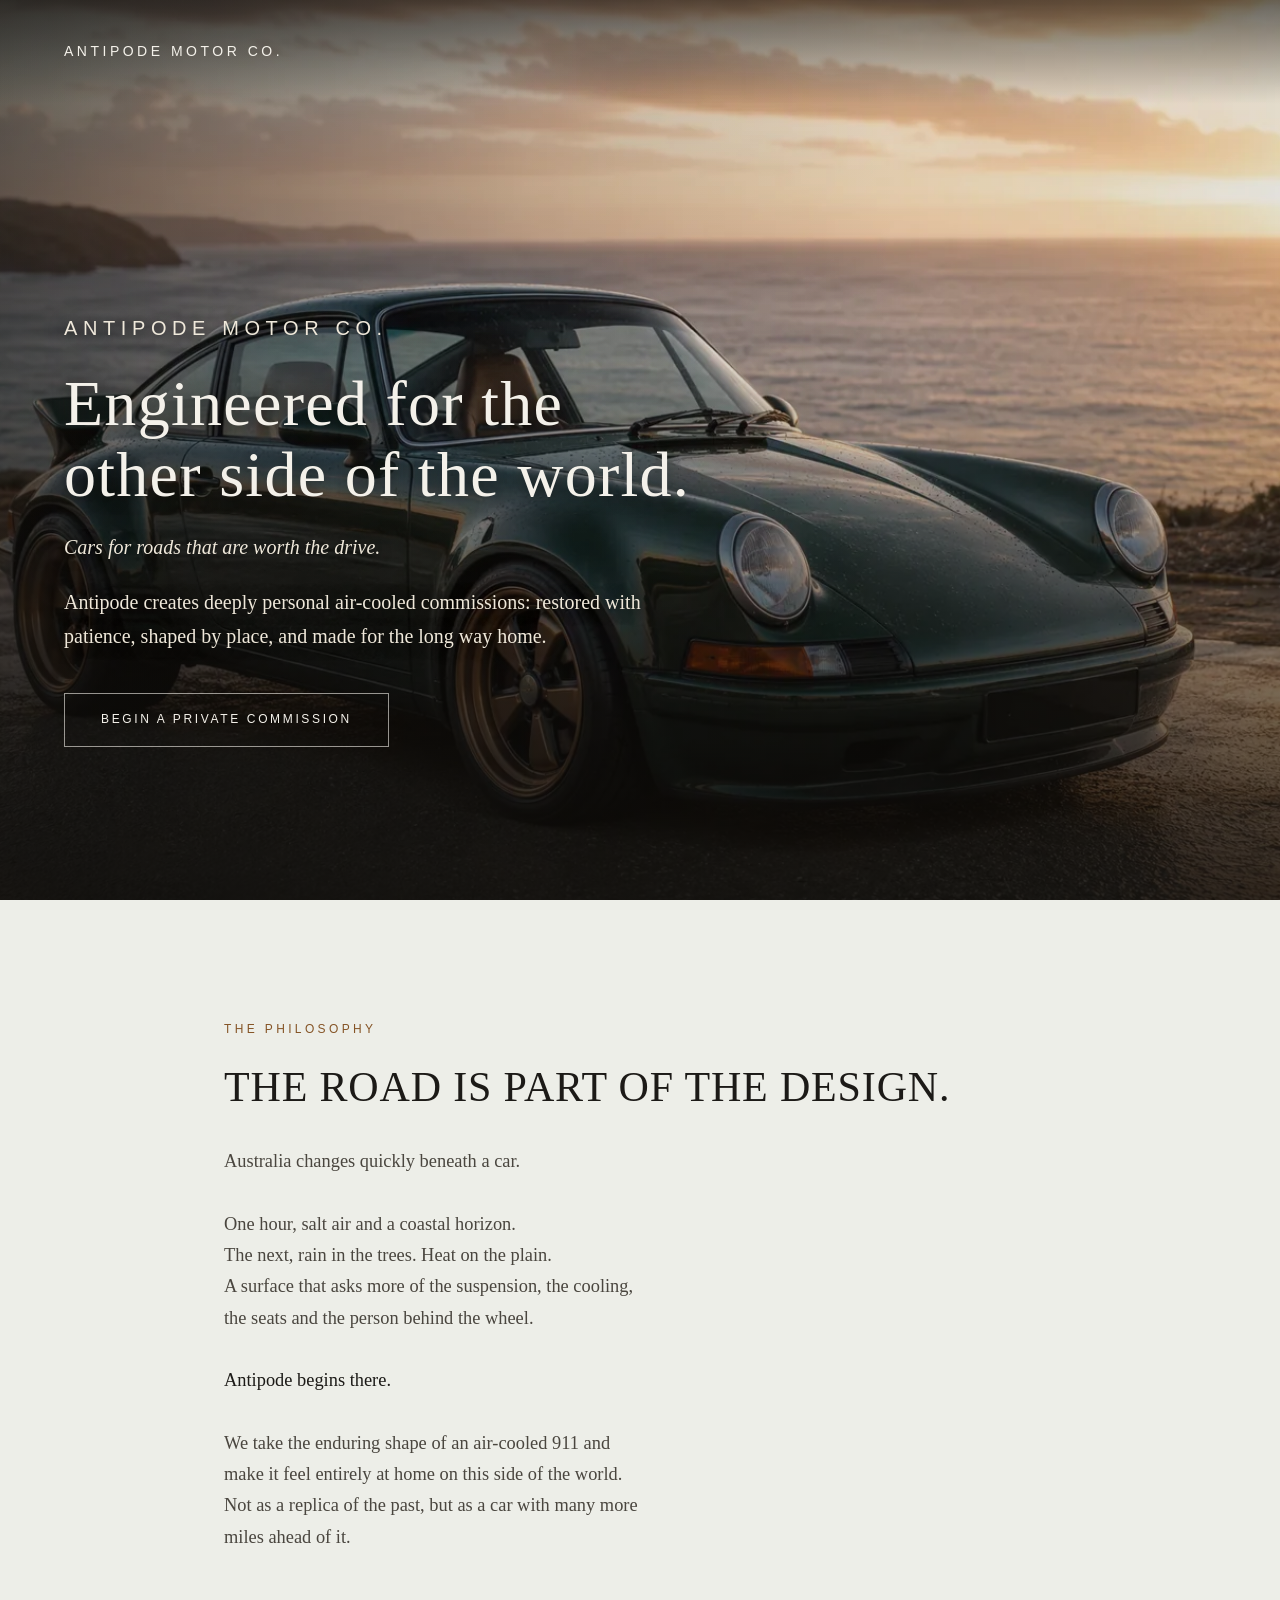
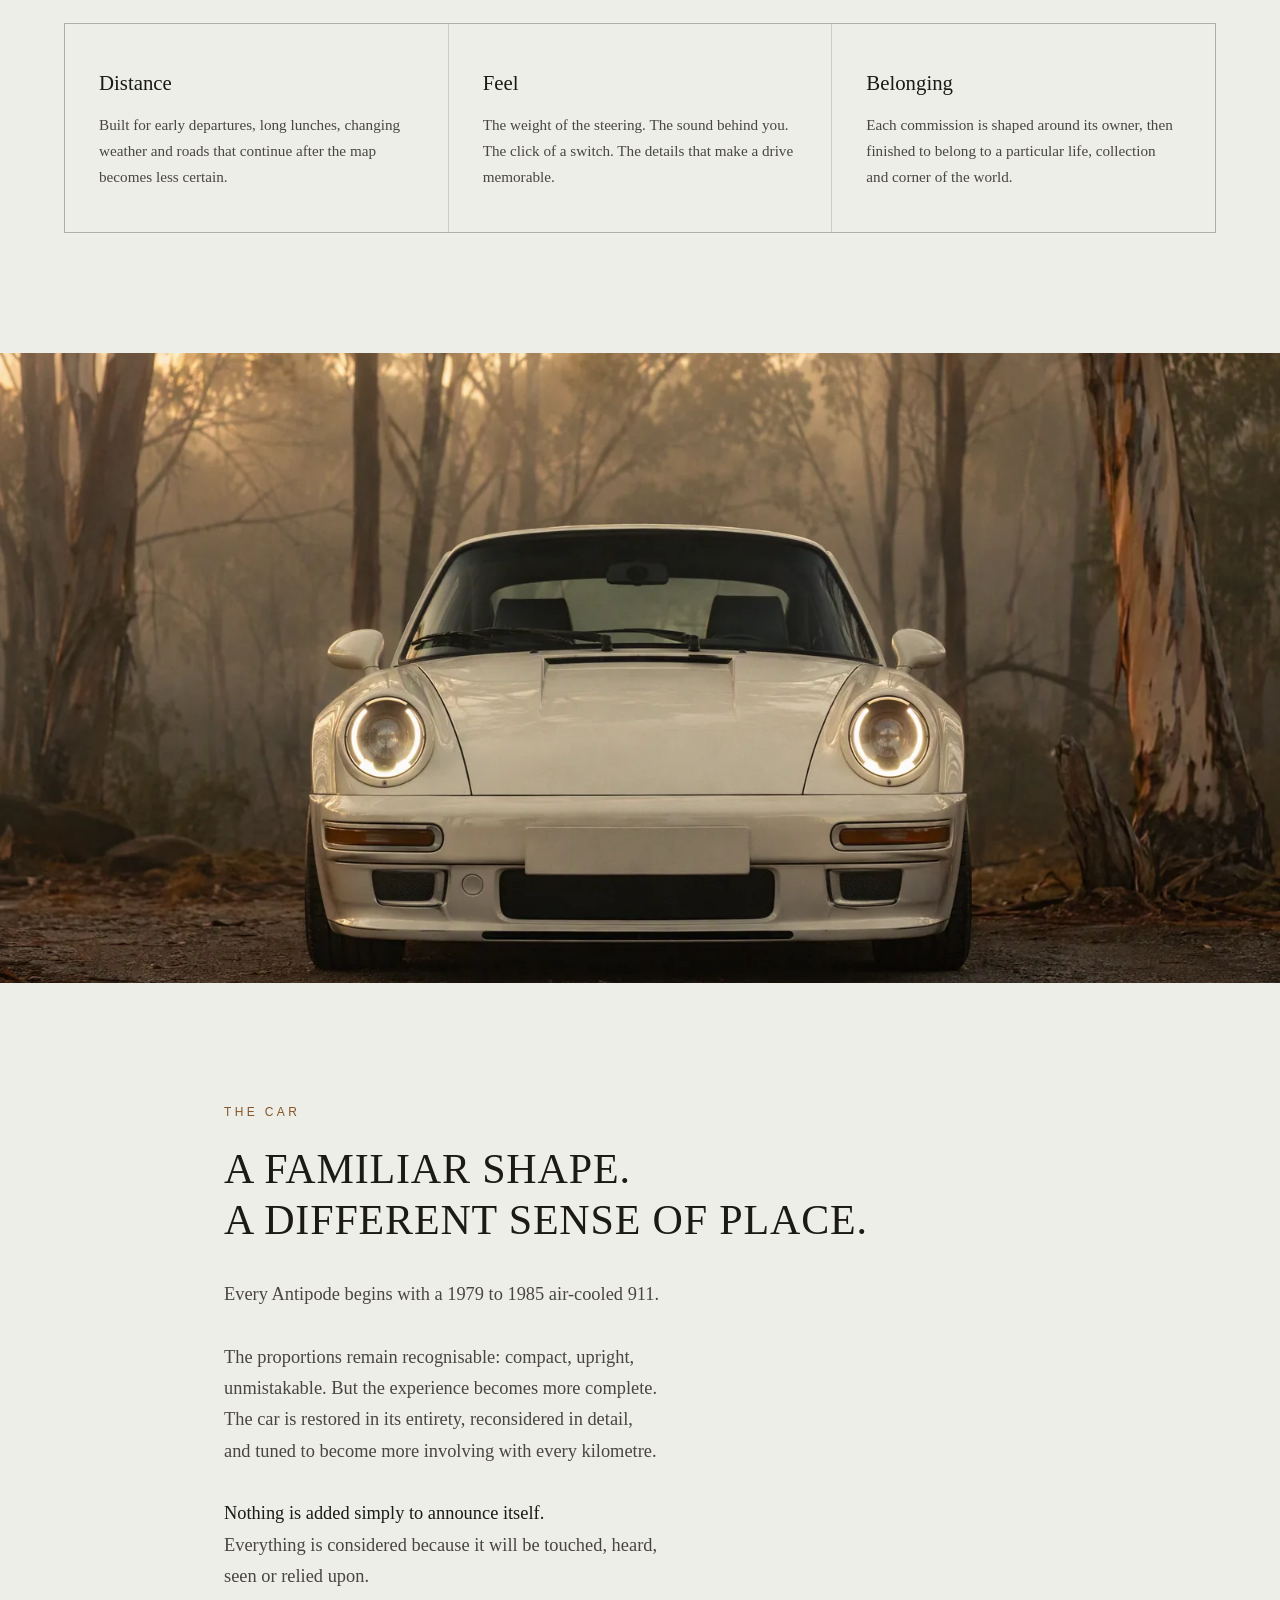
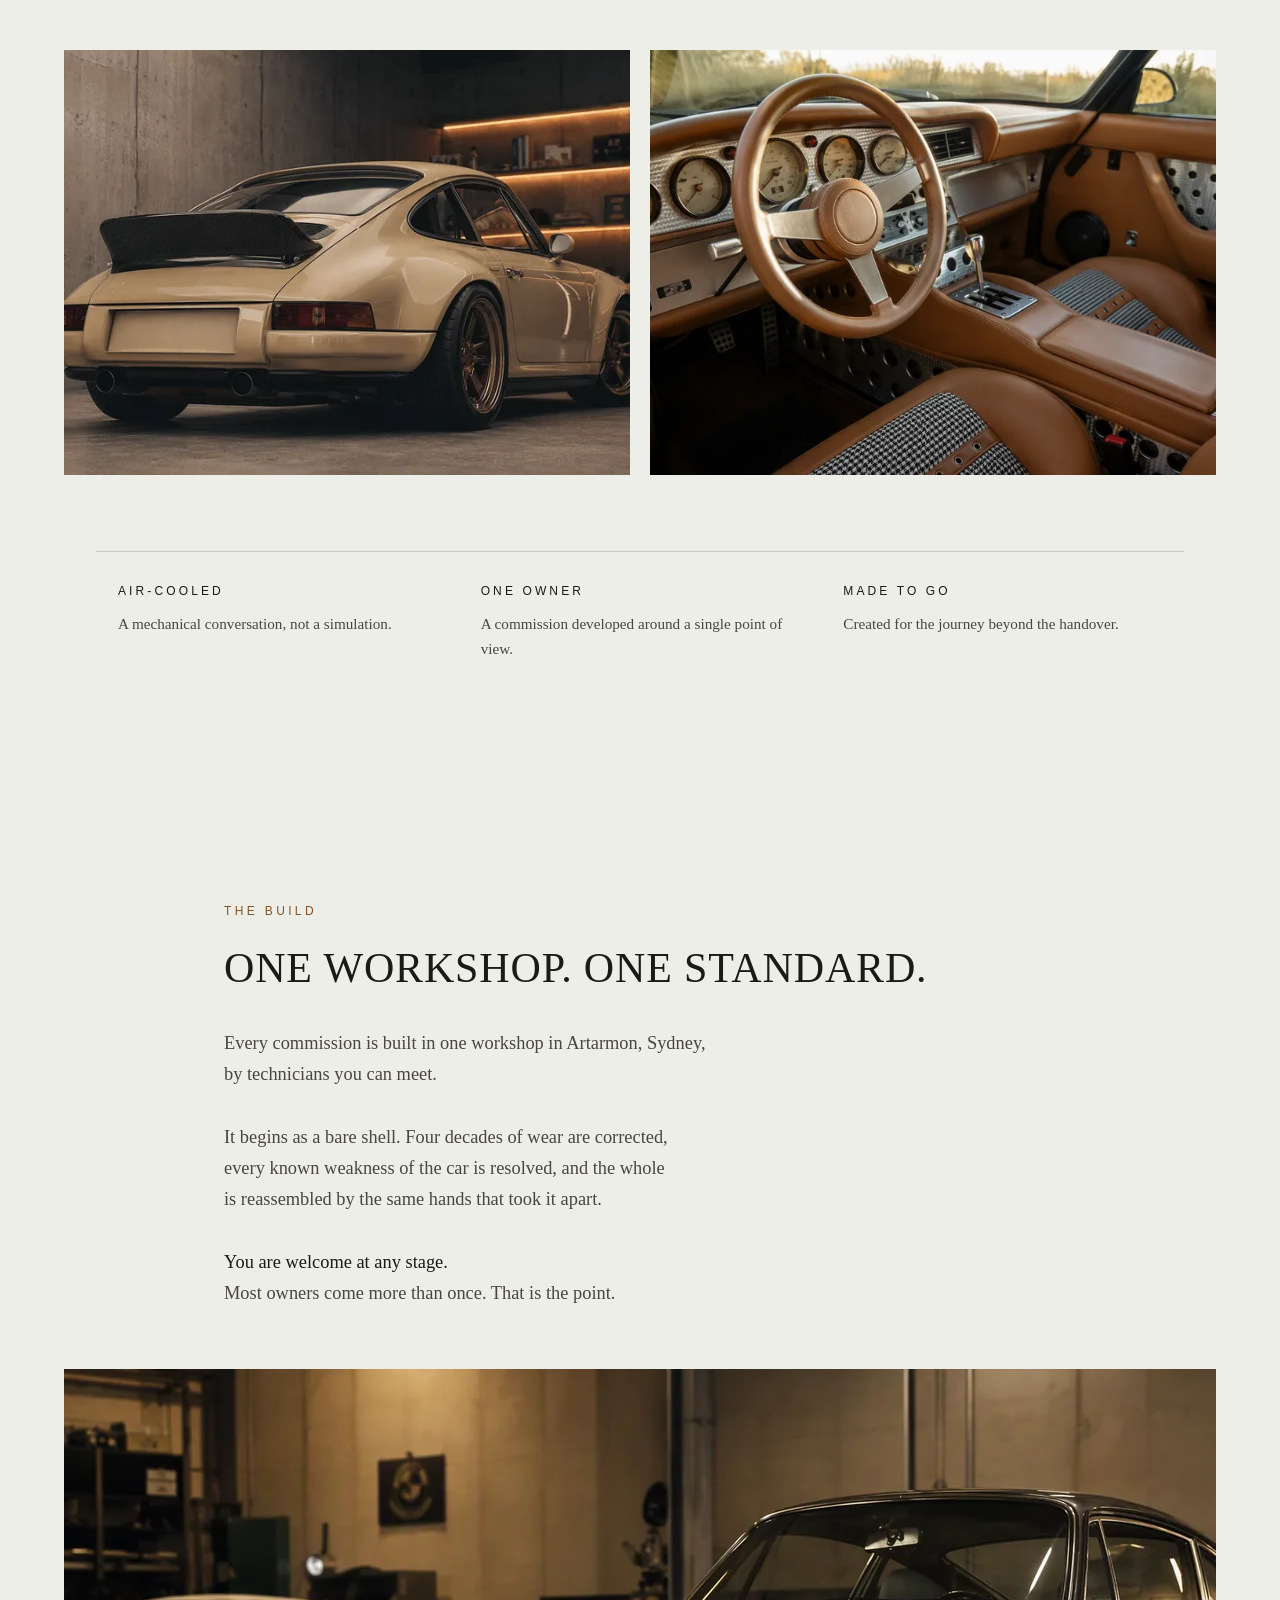
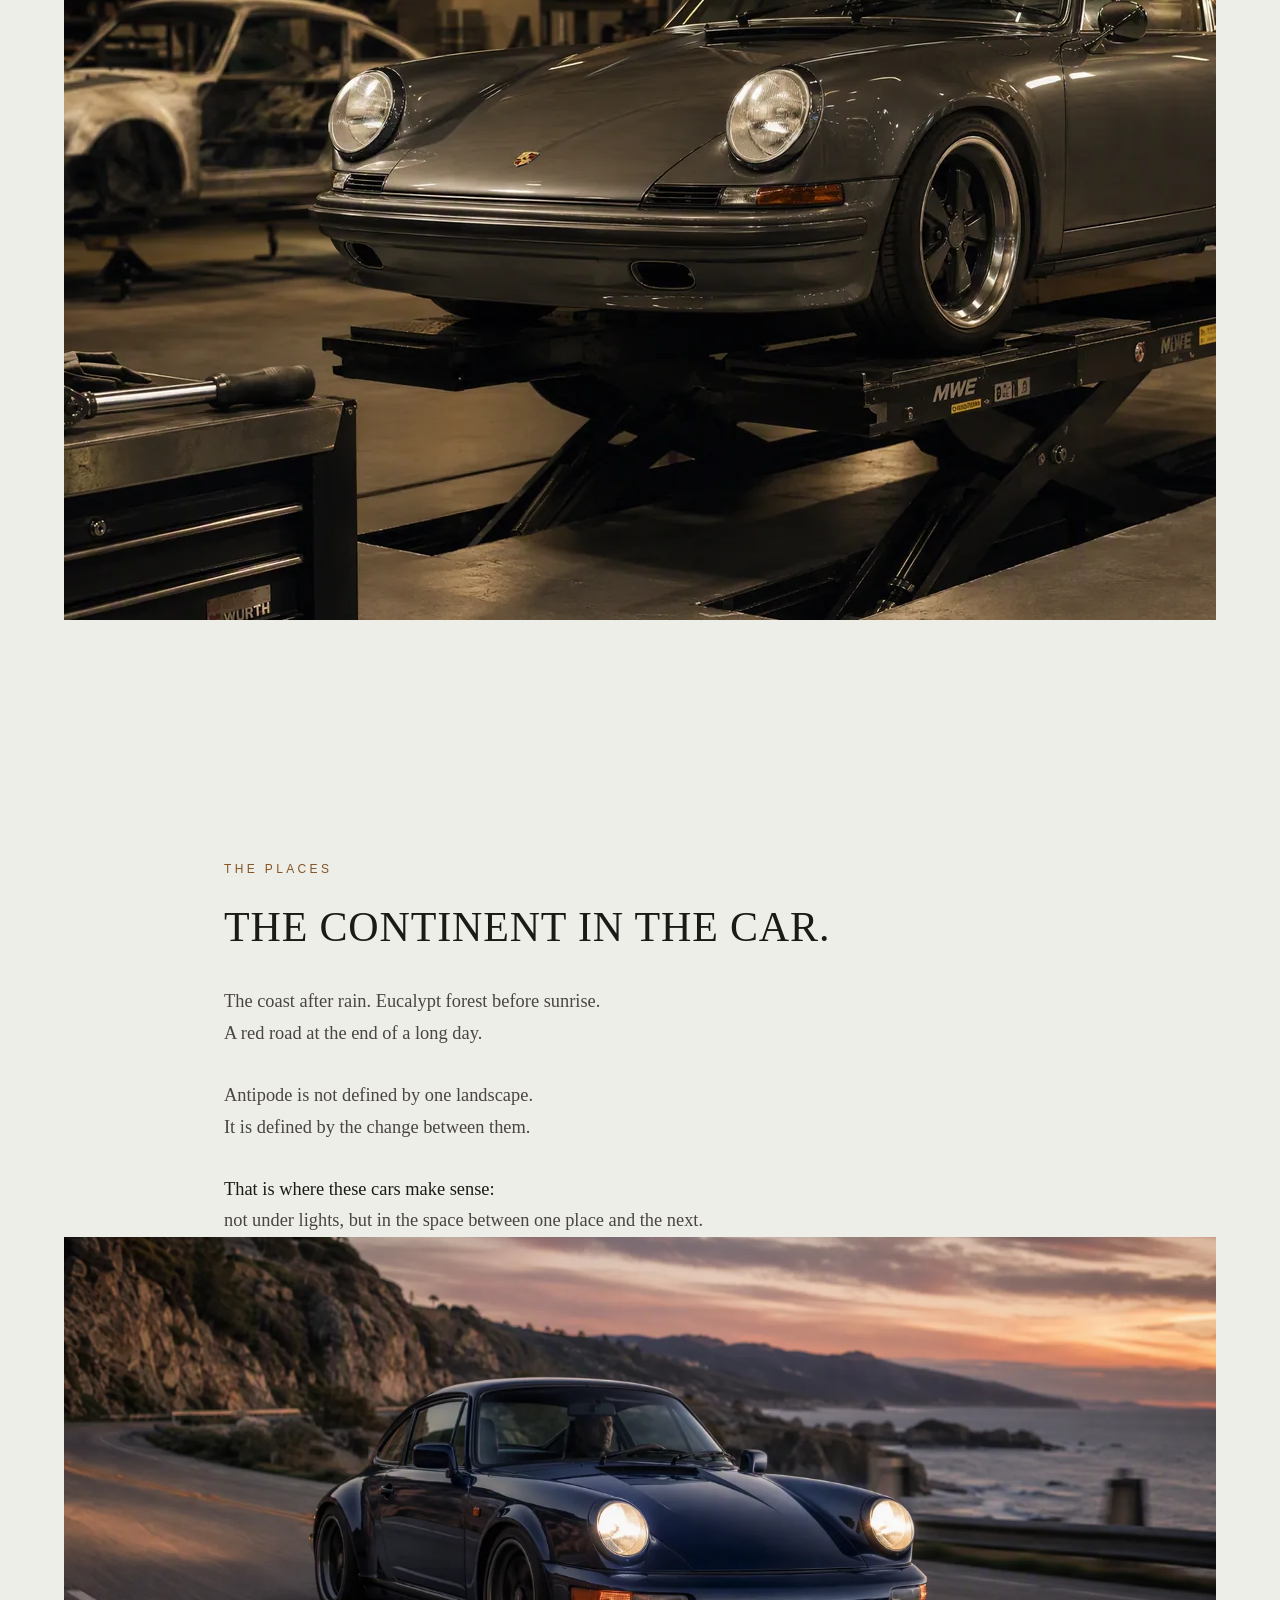
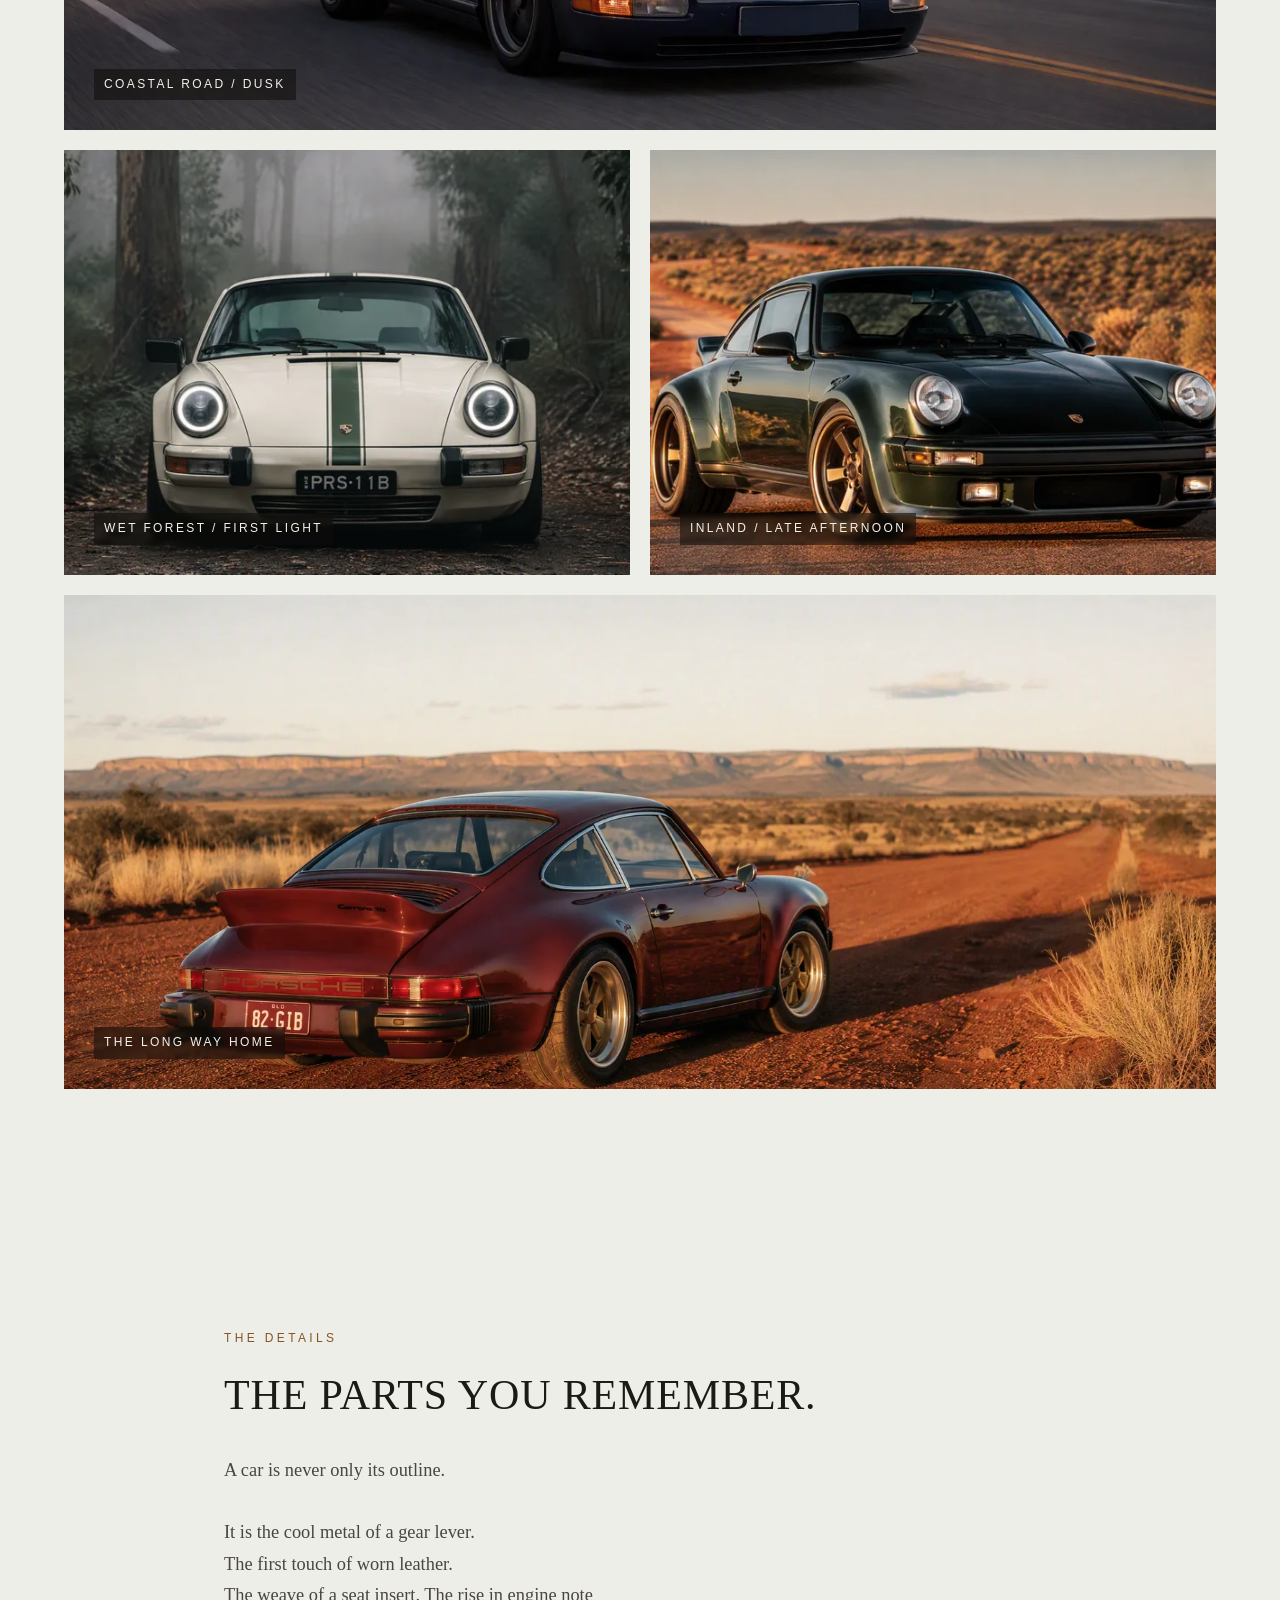
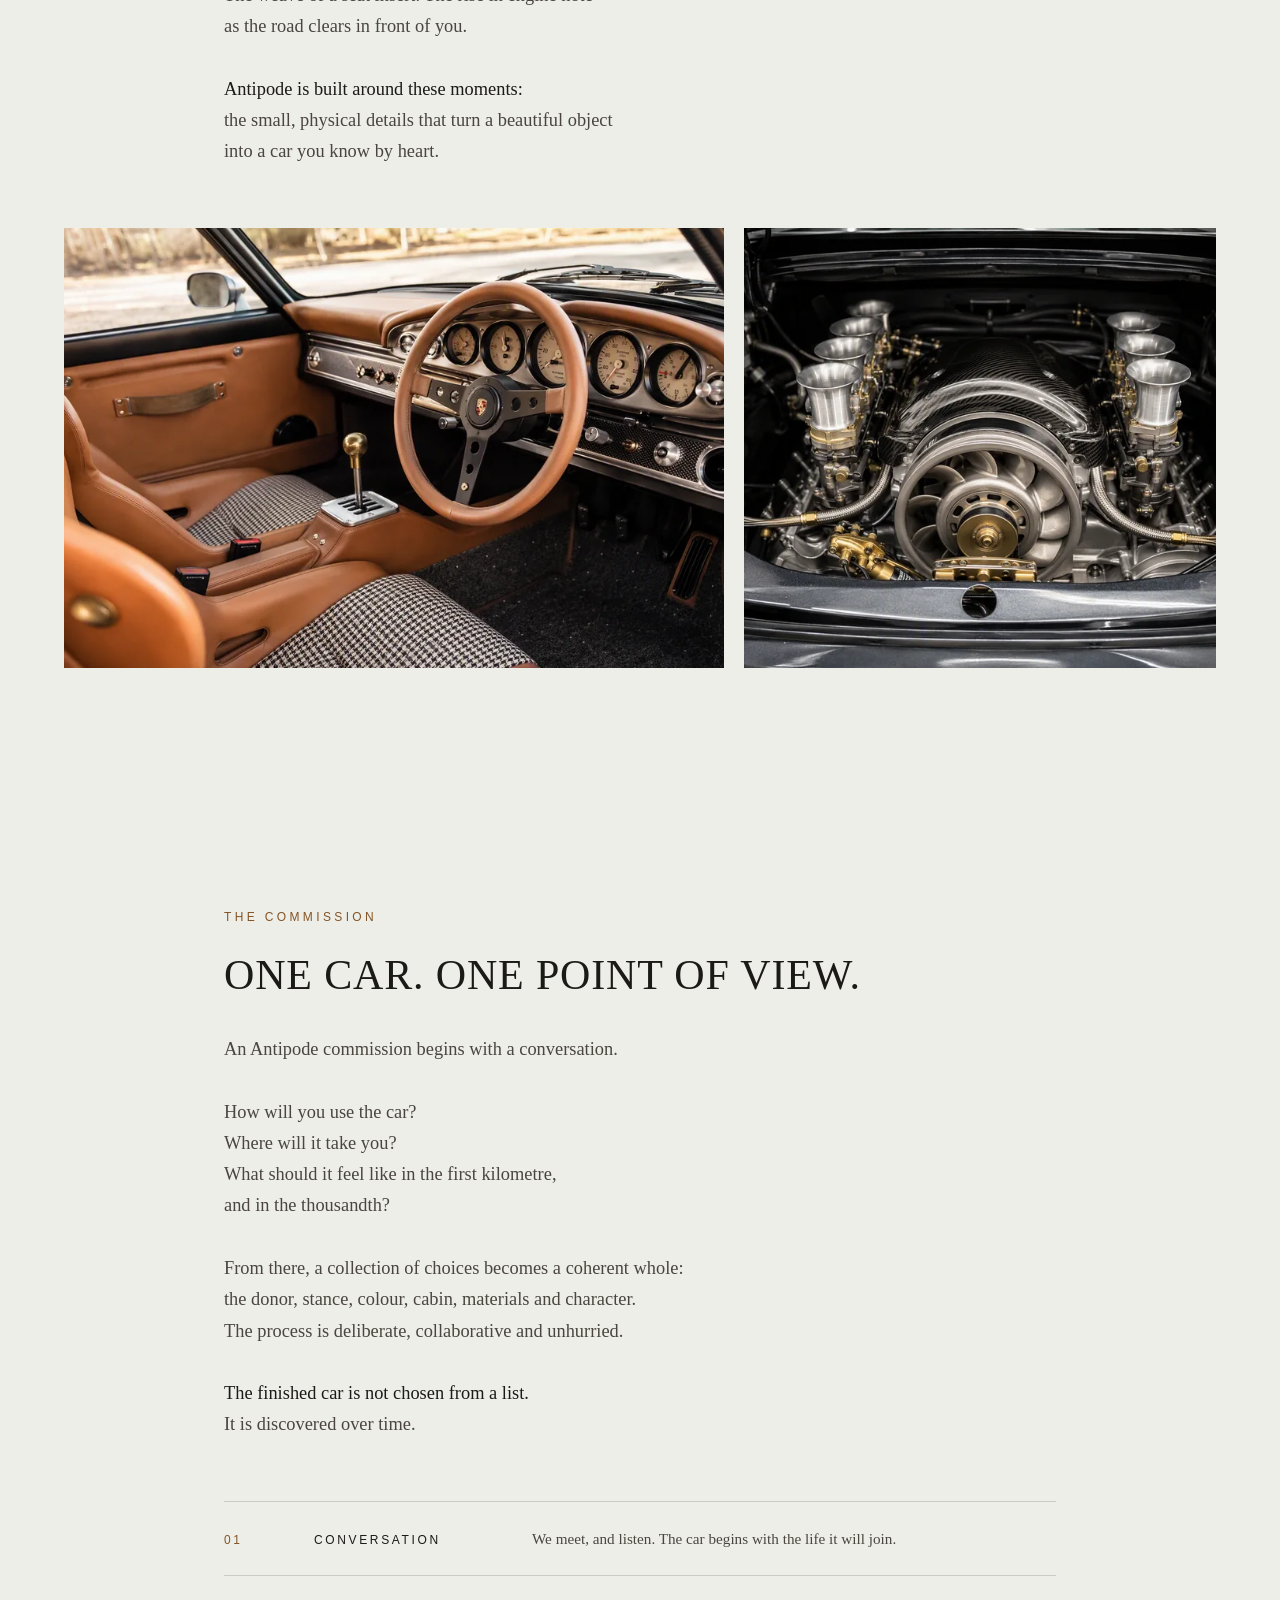
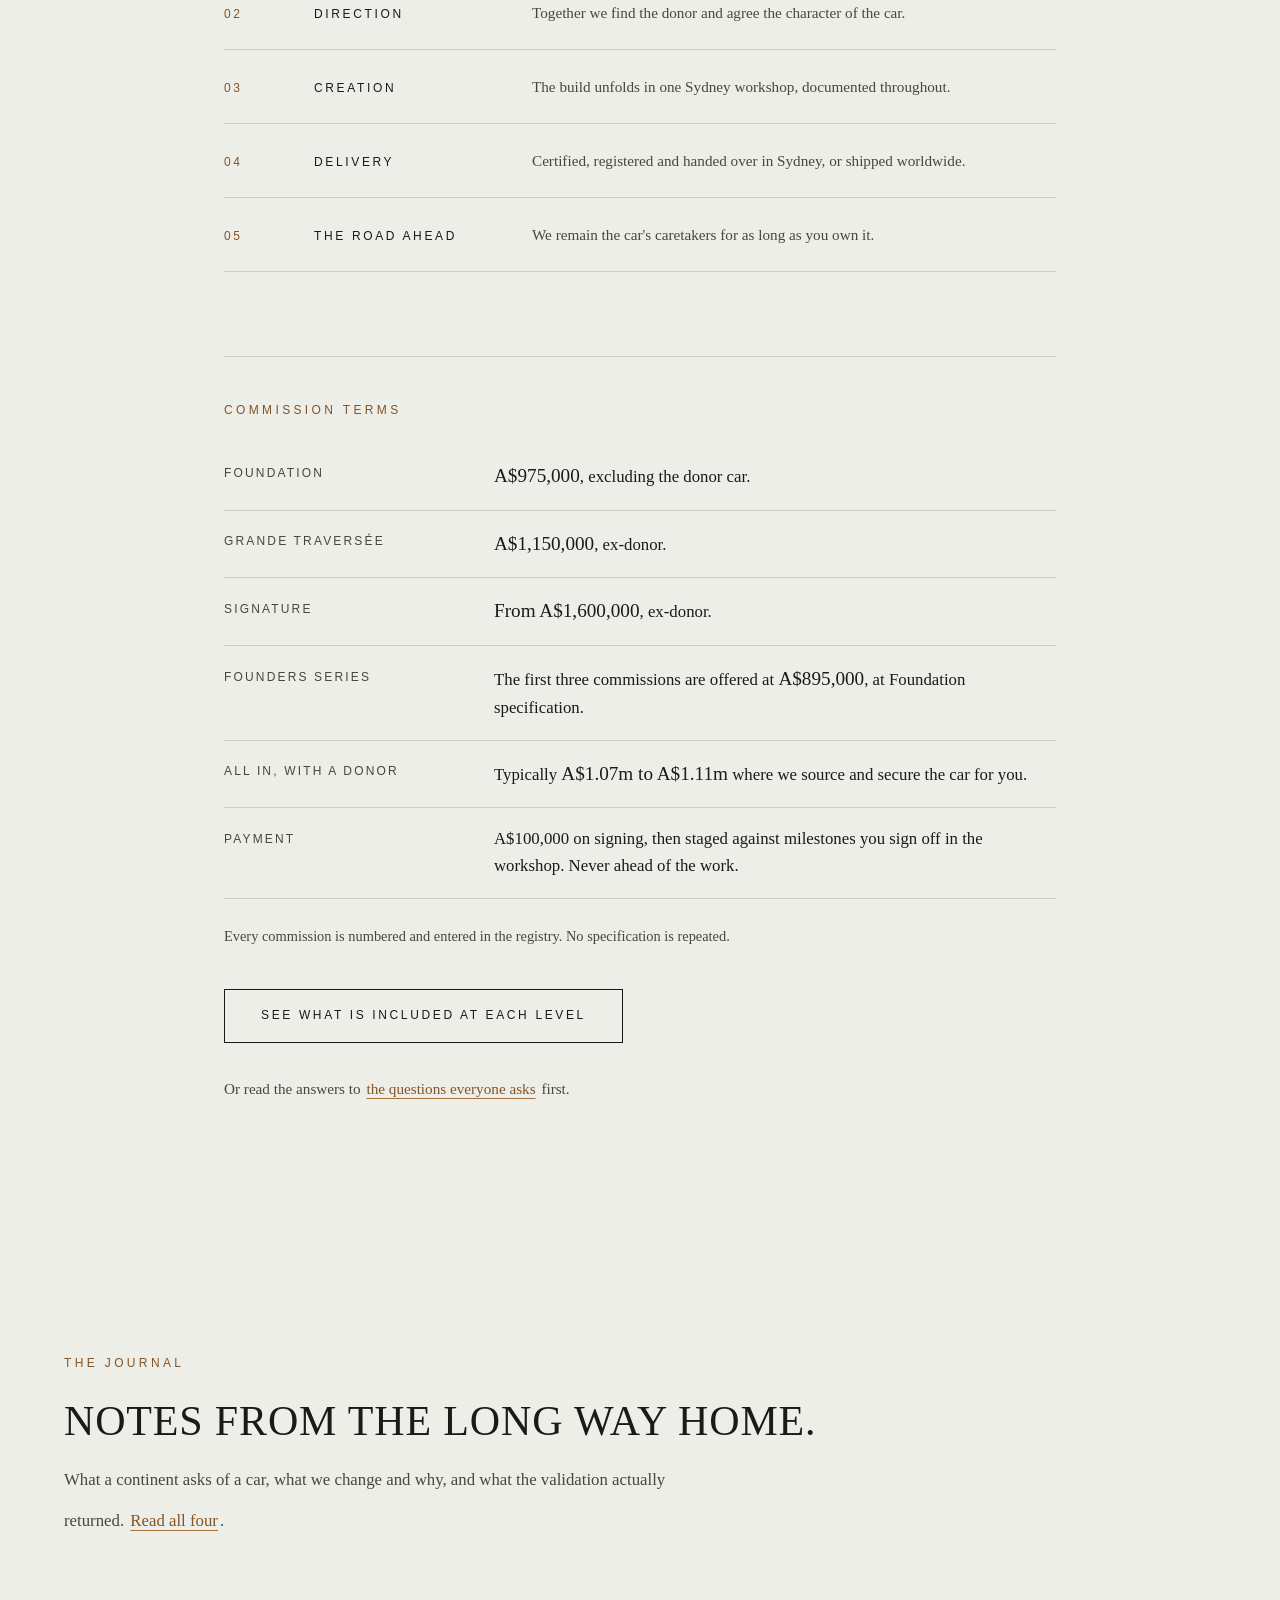
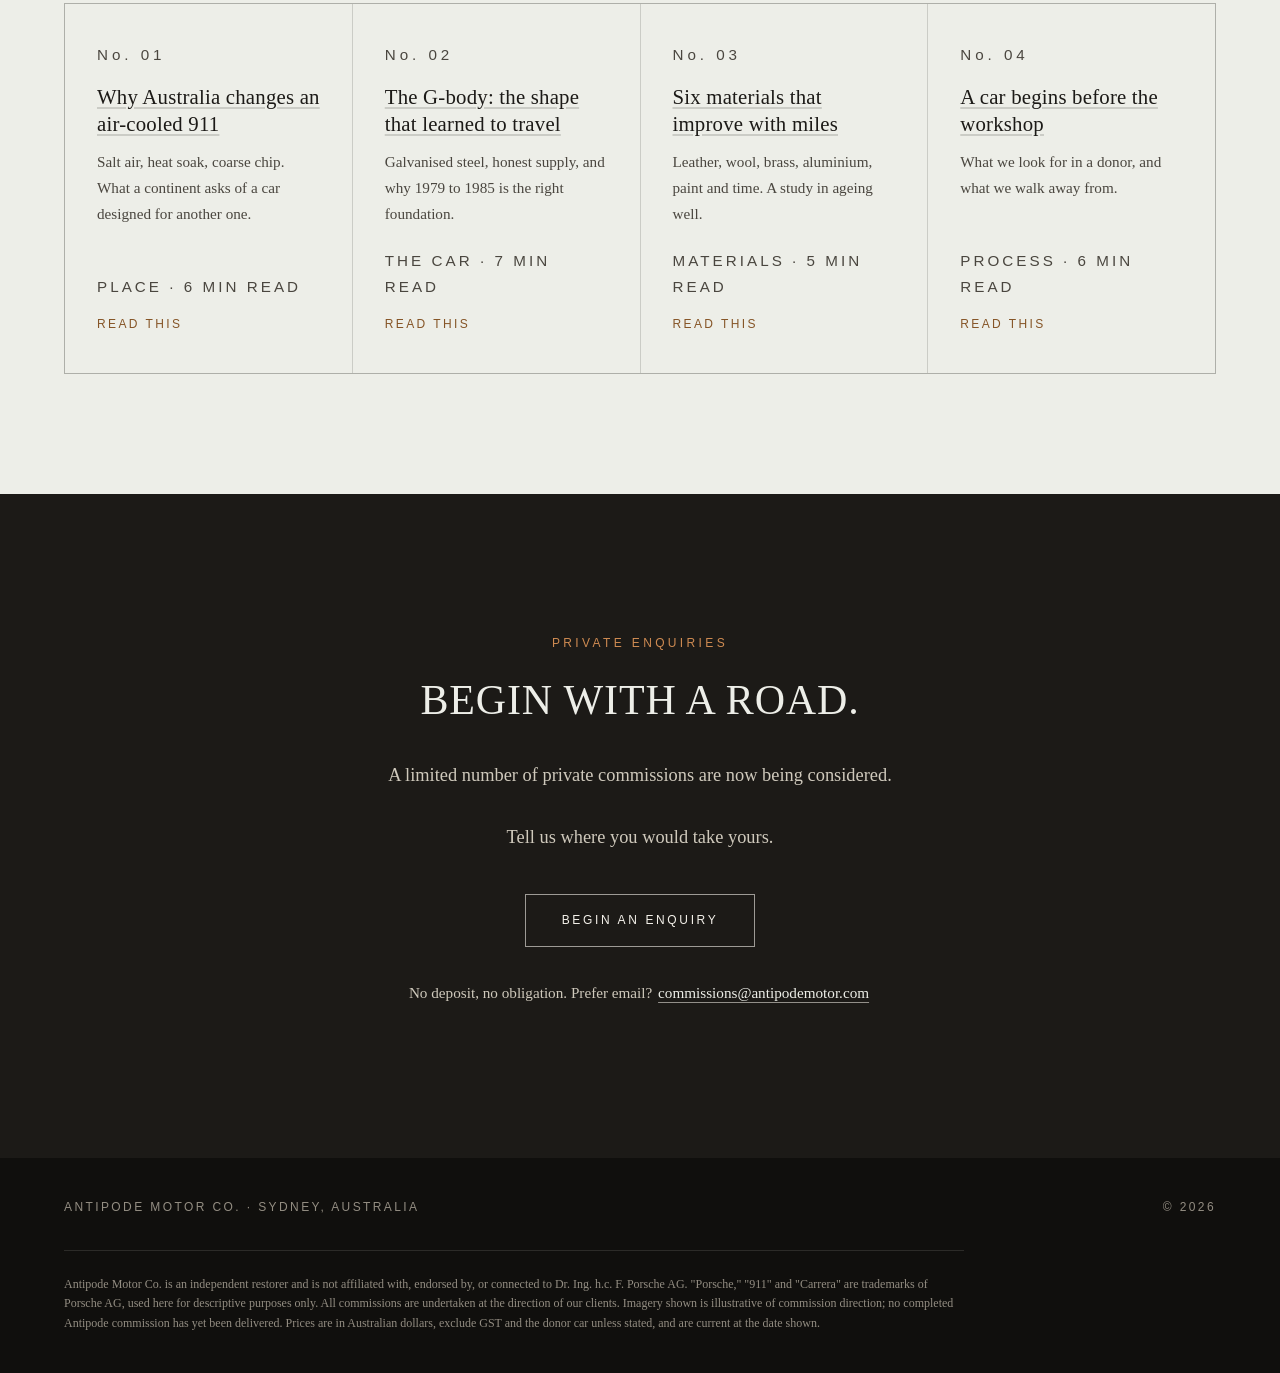
<file: web/index.html>
<!DOCTYPE html>
<!--
  Antipode Motor Co. — brand site

  Cherry-picked from the Kimi v4 concept (reference/kimi-concept-v4.html):
  the .verse pre-line copy blocks, section eyebrows, the Journal, described
  commissioning steps including "The Road Ahead", and the three-beat hero.
  NOT adopted: its reversion to the charcoal palette. The cooler-bone ground
  stands (docs/09-brand-direction.md).

  Commission pricing: the full ladder is published, at /commission/. This
  overrules plan-v4-master.md section 5.6 rule 4 and ADR-0006 on the founder's
  instruction; see decisions/ADR-0007. The block below is the summary that earns
  the click, and it is one of only two places in the repo a price appears.

  Four of the eleven renders still carry Porsche badging; see ASSET-CLEARANCE.md.
  Two badged masters were retired this pass, superseded by clean equivalents.
-->
<html lang="en-AU">
  <head>
    <meta charset="utf-8" />
    <meta name="viewport" content="width=device-width, initial-scale=1" />
    <!-- Category first, brand last: the search terms with volume are
         "porsche restomod australia" and "air-cooled 911 restomod", and the
         brand has no recognition to trade on yet. 61 characters. -->
    <title>Air-Cooled Porsche 911 Restomods, Sydney | Antipode Motor Co.</title>
    <meta
      name="description"
      content="Bespoke air-cooled Porsche 911 commissions from A$975,000, built by hand in Sydney and engineered for Australian heat, distance and coarse roads."
    />
    <link rel="canonical" href="/" />
    <meta name="theme-color" content="#edeee8" />

    <!-- Relative image paths resolve against the document URL in every major
         scraper, so these keep working on any domain without an edit. -->
    <meta property="og:type" content="website" />
    <meta property="og:site_name" content="Antipode Motor Co." />
    <meta property="og:locale" content="en_AU" />
    <meta property="og:title" content="Cars for roads that are worth the drive." />
    <meta
      property="og:description"
      content="Antipode creates deeply personal air-cooled commissions: restored with patience, shaped by place, and made for the long way home. From A$975,000."
    />
    <meta property="og:image" content="/assets/og/antipode-og.jpg" />
    <meta property="og:image:width" content="1200" />
    <meta property="og:image:height" content="630" />
    <meta
      property="og:image:alt"
      content="A dark green Antipode commission on a coastal clifftop at sunset, above the words: cars for roads that are worth the drive."
    />

    <meta name="twitter:card" content="summary_large_image" />
    <meta name="twitter:title" content="Cars for roads that are worth the drive." />
    <meta
      name="twitter:description"
      content="Bespoke air-cooled 911 commissions from A$975,000, built by hand in Sydney and made for the long way home."
    />
    <meta name="twitter:image" content="/assets/og/antipode-og.jpg" />

    <link
      rel="preload"
      as="image"
      imagesrcset="assets/img/clifftop-basalt-front@900.webp 900w, assets/img/clifftop-basalt-front.webp 1600w"
      imagesizes="100vw"
      fetchpriority="high"
    />
    <link
      rel="icon"
      href="data:image/svg+xml,%3Csvg xmlns='http://www.w3.org/2000/svg' viewBox='0 0 32 32'%3E%3Crect width='32' height='32' fill='%231c1a17'/%3E%3Ccircle cx='16' cy='16' r='7' fill='none' stroke='%23a5713d' stroke-width='2.5'/%3E%3Ccircle cx='16' cy='16' r='2' fill='%23f4f1ea'/%3E%3C/svg%3E"
    />
    <link rel="stylesheet" href="styles.css" />

    <!-- Only established facts. No url, logo, telephone or ABN: the domain is
         not secured and the operating entity is unconfirmed (Q7, Q8). -->
    <script type="application/ld+json">
      {
        "@context": "https://schema.org",
        "@type": "Organization",
        "name": "Antipode Motor Co.",
        "description": "Bespoke air-cooled Porsche 911 commissions, restored and re-engineered by hand in Sydney for Australian conditions.",
        "address": {
          "@type": "PostalAddress",
          "addressLocality": "Artarmon",
          "addressRegion": "NSW",
          "addressCountry": "AU"
        },
        "areaServed": { "@type": "Country", "name": "Australia" },
        "knowsAbout": [
          "air-cooled Porsche 911 restoration",
          "restomod commissioning",
          "NSW Vehicle Safety Compliance Certification Scheme"
        ]
      }
    </script>
  </head>
  <body>
    <a class="skip" href="#philosophy">Skip to content</a>

    <nav aria-label="Primary">
      <a class="wordmark" href="#top" aria-current="page">Antipode Motor Co.</a>
      <!--
        A disclosure rather than a hidden list. Below 46rem the inline links used
        to be display:none, which left the page with no navigation on a phone.
      -->
      <details class="menu">
        <summary>Menu</summary>
        <ul>
          <li><a href="#philosophy">Philosophy</a></li>
          <li><a href="#car">The Car</a></li>
          <li><a href="#build">The Build</a></li>
          <li><a href="#places">The Places</a></li>
          <li><a href="journal/">Journal</a></li>
          <li><a href="commission/">Commission &amp; Pricing</a></li>
        </ul>
      </details>
    </nav>

    <header class="hero" id="top">
      <picture>
        <source
          type="image/webp"
          srcset="
            assets/img/clifftop-basalt-front@900.webp  900w,
            assets/img/clifftop-basalt-front.webp     1600w
          "
          sizes="100vw"
        />
        <img
          src="assets/img/clifftop-basalt-front.jpg"
          srcset="
            assets/img/clifftop-basalt-front@900.jpg  900w,
            assets/img/clifftop-basalt-front.jpg     1600w
          "
          sizes="100vw"
          alt="A dark green Antipode commission on a coastal clifftop at sunset, ocean behind."
          width="1600"
          height="851"
          fetchpriority="high"
          decoding="async"
        />
      </picture>
      <div class="hero-copy">
        <p class="eyebrow">Antipode Motor Co.</p>
        <h1>Engineered for the other side of the world.</h1>
        <p class="hero-sub">Cars for roads that are worth the drive.</p>
        <p class="hero-body">
          Antipode creates deeply personal air-cooled commissions: restored with
          patience, shaped by place, and made for the long way home.
        </p>
        <a class="btn" href="#commission">Begin a Private Commission</a>
      </div>
    </header>

    <main>
      <section id="philosophy">
        <div class="wrap">
          <p class="eyebrow-2">The Philosophy</p>
          <h2>The road is part of the design.</h2>
<p class="verse">Australia changes quickly beneath a car.

One hour, salt air and a coastal horizon.
The next, rain in the trees. Heat on the plain.
A surface that asks more of the suspension, the cooling,
the seats and the person behind the wheel.

<strong>Antipode begins there.</strong>

We take the enduring shape of an air-cooled 911 and
make it feel entirely at home on this side of the world.
Not as a replica of the past, but as a car with many more
miles ahead of it.</p>
        </div>

        <div class="wrap-wide principles">
          <article class="principle">
            <h3>Distance</h3>
            <p>
              Built for early departures, long lunches, changing weather and
              roads that continue after the map becomes less certain.
            </p>
          </article>
          <article class="principle">
            <h3>Feel</h3>
            <p>
              The weight of the steering. The sound behind you. The click of a
              switch. The details that make a drive memorable.
            </p>
          </article>
          <article class="principle">
            <h3>Belonging</h3>
            <p>
              Each commission is shaped around its owner, then finished to belong
              to a particular life, collection and corner of the world.
            </p>
          </article>
        </div>
      </section>

      <picture>
        <source
          type="image/webp"
          srcset="
            assets/img/forest-bone-headon@900.webp  900w,
            assets/img/forest-bone-headon.webp     1600w
          "
          sizes="100vw"
        />
        <img
          src="assets/img/forest-bone-headon.jpg"
          srcset="
            assets/img/forest-bone-headon@900.jpg  900w,
            assets/img/forest-bone-headon.jpg     1600w
          "
          sizes="100vw"
          alt="An ivory Antipode commission on a track through misty eucalypt forest at first light."
          width="1600"
          height="851"
          class="full-image"
          loading="lazy"
          decoding="async"
        />
      </picture>

      <section id="car">
        <div class="wrap">
          <p class="eyebrow-2">The Car</p>
          <h2>A familiar shape.<br />A different sense of place.</h2>
<p class="verse">Every Antipode begins with a 1979 to 1985 air-cooled 911.

The proportions remain recognisable: compact, upright,
unmistakable. But the experience becomes more complete.
The car is restored in its entirety, reconsidered in detail,
and tuned to become more involving with every kilometre.

<strong>Nothing is added simply to announce itself.</strong>
Everything is considered because it will be touched, heard,
seen or relied upon.</p>
        </div>

        <div class="two-col">
          <picture>
            <source
              type="image/webp"
              srcset="
                assets/img/workshop-bone-rear-v2@900.webp  900w,
                assets/img/workshop-bone-rear-v2.webp     1600w
              "
              sizes="(max-width: 820px) 92vw, 46vw"
            />
            <img
              src="assets/img/workshop-bone-rear-v2@900.jpg"
              srcset="
                assets/img/workshop-bone-rear-v2@900.jpg  900w,
                assets/img/workshop-bone-rear-v2.jpg     1600w
              "
              sizes="(max-width: 820px) 92vw, 46vw"
              alt="Rear three-quarter of a bone Antipode commission at rest in the workshop, carbon ducktail and bronze wheels."
              width="900"
              height="479"
              loading="lazy"
              decoding="async"
            />
          </picture>
          <picture>
            <source
              type="image/webp"
              srcset="
                assets/img/interior-tan@900.webp  900w,
                assets/img/interior-tan.webp     1536w
              "
              sizes="(max-width: 820px) 92vw, 46vw"
            />
            <img
              src="assets/img/interior-tan@900.jpg"
              srcset="
                assets/img/interior-tan@900.jpg  900w,
                assets/img/interior-tan.jpg     1536w
              "
              sizes="(max-width: 820px) 92vw, 46vw"
              alt="Cabin of an Antipode commission in saddle leather with houndstooth seat inserts and machined metal."
              width="900"
              height="541"
              loading="lazy"
              decoding="async"
            />
          </picture>
        </div>

        <dl class="band">
          <div>
            <dt>Air-Cooled</dt>
            <dd>A mechanical conversation, not a simulation.</dd>
          </div>
          <div>
            <dt>One Owner</dt>
            <dd>A commission developed around a single point of view.</dd>
          </div>
          <div>
            <dt>Made to Go</dt>
            <dd>Created for the journey beyond the handover.</dd>
          </div>
        </dl>
      </section>

      <section id="build">
        <div class="wrap">
          <p class="eyebrow-2">The Build</p>
          <h2>One workshop. One standard.</h2>
<p class="verse">Every commission is built in one workshop in Artarmon, Sydney,
by technicians you can meet.

It begins as a bare shell. Four decades of wear are corrected,
every known weakness of the car is resolved, and the whole
is reassembled by the same hands that took it apart.

<strong>You are welcome at any stage.</strong>
Most owners come more than once. That is the point.</p>
        </div>

        <picture>
          <source
            type="image/webp"
            srcset="
              assets/img/workshop-lift-grey@900.webp  900w,
              assets/img/workshop-lift-grey.webp     1600w
            "
            sizes="(max-width: 1200px) 100vw, 1200px"
          />
          <img
            src="assets/img/workshop-lift-grey.jpg"
            srcset="
              assets/img/workshop-lift-grey@900.jpg  900w,
              assets/img/workshop-lift-grey.jpg     1600w
            "
            sizes="(max-width: 1200px) 100vw, 1200px"
            alt="A finished grey Antipode commission raised on a workshop lift, with the bare shell of the next car behind it."
            width="1600"
            height="851"
            class="plate-wide"
            loading="lazy"
            decoding="async"
          />
        </picture>
      </section>

      <section id="places">
        <div class="wrap">
          <p class="eyebrow-2">The Places</p>
          <h2>The continent in the car.</h2>
<p class="verse">The coast after rain. Eucalypt forest before sunrise.
A red road at the end of a long day.

Antipode is not defined by one landscape.
It is defined by the change between them.

<strong>That is where these cars make sense:</strong>
not under lights, but in the space between one place and the next.</p>
        </div>

        <div class="gallery">
          <figure class="g-wide">
            <picture>
              <source
                type="image/webp"
                srcset="
                  assets/img/coast-midnight-motion@900.webp  900w,
                  assets/img/coast-midnight-motion.webp     1600w
                "
                sizes="(max-width: 1200px) 100vw, 1200px"
              />
              <img
                src="assets/img/coast-midnight-motion.jpg"
                srcset="
                  assets/img/coast-midnight-motion@900.jpg  900w,
                  assets/img/coast-midnight-motion.jpg     1600w
                "
                sizes="(max-width: 1200px) 100vw, 1200px"
                alt="A midnight blue Antipode commission driving a coastal road at dusk."
                width="1600"
                height="851"
                loading="lazy"
                decoding="async"
              />
            </picture>
            <figcaption>Coastal Road / Dusk</figcaption>
          </figure>
          <figure class="g-half">
            <picture>
              <source
                type="image/webp"
                srcset="
                  assets/img/forest-bone-front@900.webp  900w,
                  assets/img/forest-bone-front.webp     1600w
                "
                sizes="(max-width: 820px) 100vw, 590px"
              />
              <img
                src="assets/img/forest-bone-front@900.jpg"
                srcset="
                  assets/img/forest-bone-front@900.jpg  900w,
                  assets/img/forest-bone-front.jpg     1600w
                "
                sizes="(max-width: 820px) 100vw, 590px"
                alt="An ivory Antipode commission parked on a wet forest trail in fog."
                width="900"
                height="471"
                loading="lazy"
                decoding="async"
              />
            </picture>
            <figcaption>Wet Forest / First Light</figcaption>
          </figure>
          <figure class="g-half">
            <picture>
              <source
                type="image/webp"
                srcset="
                  assets/img/outback-basalt-front@900.webp  900w,
                  assets/img/outback-basalt-front.webp     1600w
                "
                sizes="(max-width: 820px) 100vw, 590px"
              />
              <img
                src="assets/img/outback-basalt-front@900.jpg"
                srcset="
                  assets/img/outback-basalt-front@900.jpg  900w,
                  assets/img/outback-basalt-front.jpg     1600w
                "
                sizes="(max-width: 820px) 100vw, 590px"
                alt="A dark green Antipode commission on an inland dirt road in late afternoon light."
                width="900"
                height="471"
                loading="lazy"
                decoding="async"
              />
            </picture>
            <figcaption>Inland / Late Afternoon</figcaption>
          </figure>
          <figure class="g-wide">
            <picture>
              <source
                type="image/webp"
                srcset="
                  assets/img/outback-ochre-rear-v2@900.webp  900w,
                  assets/img/outback-ochre-rear-v2.webp     1600w
                "
                sizes="(max-width: 1200px) 100vw, 1200px"
              />
              <img
                src="assets/img/outback-ochre-rear-v2.jpg"
                srcset="
                  assets/img/outback-ochre-rear-v2@900.jpg  900w,
                  assets/img/outback-ochre-rear-v2.jpg     1600w
                "
                sizes="(max-width: 1200px) 100vw, 1200px"
                alt="An ochre red Antipode commission on a long red dirt road at the end of the day."
                width="1600"
                height="851"
                loading="lazy"
                decoding="async"
              />
            </picture>
            <figcaption>The Long Way Home</figcaption>
          </figure>
        </div>
      </section>

      <section id="details">
        <div class="wrap">
          <p class="eyebrow-2">The Details</p>
          <h2>The parts you remember.</h2>
<p class="verse">A car is never only its outline.

It is the cool metal of a gear lever.
The first touch of worn leather.
The weave of a seat insert. The rise in engine note
as the road clears in front of you.

<strong>Antipode is built around these moments:</strong>
the small, physical details that turn a beautiful object
into a car you know by heart.</p>
        </div>

        <div class="details-grid">
          <picture>
            <source
              type="image/webp"
              srcset="
                assets/img/interior-cognac@900.webp  900w,
                assets/img/interior-cognac.webp     1536w
              "
              sizes="(max-width: 820px) 92vw, 58vw"
            />
            <img
              src="assets/img/interior-cognac@900.jpg"
              srcset="
                assets/img/interior-cognac@900.jpg  900w,
                assets/img/interior-cognac.jpg     1536w
              "
              sizes="(max-width: 820px) 92vw, 58vw"
              alt="Interior detail of an Antipode commission: cognac leather, houndstooth inserts and classic dials."
              width="900"
              height="558"
              loading="lazy"
              decoding="async"
            />
          </picture>
          <picture>
            <source
              type="image/webp"
              srcset="
                assets/img/engine-itb@900.webp  900w,
                assets/img/engine-itb.webp     1536w
              "
              sizes="(max-width: 820px) 92vw, 36vw"
            />
            <img
              src="assets/img/engine-itb@900.jpg"
              srcset="
                assets/img/engine-itb@900.jpg  900w,
                assets/img/engine-itb.jpg     1536w
              "
              sizes="(max-width: 820px) 92vw, 36vw"
              alt="The rebuilt air-cooled flat-six in an Antipode commission: individual throttle bodies, braided lines and machined hardware."
              width="900"
              height="567"
              loading="lazy"
              decoding="async"
            />
          </picture>
        </div>
      </section>

      <section id="commission">
        <div class="wrap">
          <p class="eyebrow-2">The Commission</p>
          <h2>One car. One point of view.</h2>
<p class="verse">An Antipode commission begins with a conversation.

How will you use the car?
Where will it take you?
What should it feel like in the first kilometre,
and in the thousandth?

From there, a collection of choices becomes a coherent whole:
the donor, stance, colour, cabin, materials and character.
The process is deliberate, collaborative and unhurried.

<strong>The finished car is not chosen from a list.</strong>
It is discovered over time.</p>
        </div>

        <ol class="steps">
          <li>
            <span class="step-n">01</span>
            <h3>Conversation</h3>
            <p>We meet, and listen. The car begins with the life it will join.</p>
          </li>
          <li>
            <span class="step-n">02</span>
            <h3>Direction</h3>
            <p>Together we find the donor and agree the character of the car.</p>
          </li>
          <li>
            <span class="step-n">03</span>
            <h3>Creation</h3>
            <p>The build unfolds in one Sydney workshop, documented throughout.</p>
          </li>
          <li>
            <span class="step-n">04</span>
            <h3>Delivery</h3>
            <p>Certified, registered and handed over in Sydney, or shipped worldwide.</p>
          </li>
          <li>
            <span class="step-n">05</span>
            <h3>The Road Ahead</h3>
            <p>We remain the car's caretakers for as long as you own it.</p>
          </li>
        </ol>

        <!--
          plan-v4-master.md 5.6 rule 4 ("no pricing is ever published") and
          ADR-0005/0006 are overruled by ADR-0007 on the founder's instruction.
          The full ladder is client-facing at /commission/; this block is the
          summary that earns the click, so it carries the three headline prices
          and nothing that needs a footnote.
        -->
        <div class="terms">
          <p class="eyebrow-2">Commission Terms</p>
          <dl>
            <div>
              <dt>Foundation</dt>
              <dd><b>A$975,000</b>, excluding the donor car.</dd>
            </div>
            <div>
              <dt>Grande Travers&eacute;e</dt>
              <dd><b>A$1,150,000</b>, ex-donor.</dd>
            </div>
            <div>
              <dt>Signature</dt>
              <dd><b>From A$1,600,000</b>, ex-donor.</dd>
            </div>
            <div>
              <dt>Founders series</dt>
              <dd>
                The first three commissions are offered at
                <b>A$895,000</b>, at Foundation specification.
              </dd>
            </div>
            <div>
              <dt>All in, with a donor</dt>
              <dd>
                Typically <b>A$1.07m to A$1.11m</b> where we source and secure the
                car for you.
              </dd>
            </div>
            <div>
              <dt>Payment</dt>
              <dd>
                A$100,000 on signing, then staged against milestones you sign off
                in the workshop. Never ahead of the work.
              </dd>
            </div>
          </dl>
          <p class="terms-note">
            Every commission is numbered and entered in the registry. No
            specification is repeated.
          </p>
          <a class="btn btn-dark" href="commission/"
            >See what is included at each level</a
          >
          <p class="alt-contact">
            Or read the answers to
            <a href="commission/#faq">the questions everyone asks</a> first.
          </p>
        </div>
      </section>

      <section id="journal">
        <div class="wrap-wide">
          <p class="eyebrow-2">The Journal</p>
          <h2>Notes from the long way home.</h2>
          <p class="journal-lede">
            What a continent asks of a car, what we change and why, and what the
            validation actually returned. <a href="journal/">Read all four</a>.
          </p>
          <div class="journal-grid">
            <a class="j-card" href="journal/why-australia-changes-an-air-cooled-911">
              <p class="j-no">No. 01</p>
              <h3>Why Australia changes an air-cooled 911</h3>
              <p>Salt air, heat soak, coarse chip. What a continent asks of a car designed for another one.</p>
              <p class="j-tag">Place &middot; 6 min read</p>
              <p class="j-more">Read this</p>
            </a>
            <a class="j-card" href="journal/the-g-body-that-learned-to-travel">
              <p class="j-no">No. 02</p>
              <h3>The G-body: the shape that learned to travel</h3>
              <p>Galvanised steel, honest supply, and why 1979 to 1985 is the right foundation.</p>
              <p class="j-tag">The Car &middot; 7 min read</p>
              <p class="j-more">Read this</p>
            </a>
            <a class="j-card" href="journal/six-materials-that-improve-with-miles">
              <p class="j-no">No. 03</p>
              <h3>Six materials that improve with miles</h3>
              <p>Leather, wool, brass, aluminium, paint and time. A study in ageing well.</p>
              <p class="j-tag">Materials &middot; 5 min read</p>
              <p class="j-more">Read this</p>
            </a>
            <a class="j-card" href="journal/a-car-begins-before-the-workshop">
              <p class="j-no">No. 04</p>
              <h3>A car begins before the workshop</h3>
              <p>What we look for in a donor, and what we walk away from.</p>
              <p class="j-tag">Process &middot; 6 min read</p>
              <p class="j-more">Read this</p>
            </a>
          </div>
        </div>
      </section>

      <!--
        One destination, not two. The form lives on /commission/, below the
        prices, because an enquiry made after the number is answered is worth
        more than one made before it. The mail address stays as a fallback.
      -->
      <section id="enquire" class="cta-section">
        <div class="wrap">
          <p class="eyebrow-2">Private Enquiries</p>
          <h2>Begin with a road.</h2>
<p class="verse">A limited number of private commissions are now being considered.

Tell us where you would take yours.</p>
          <a class="btn" href="commission/#enquire">Begin an enquiry</a>
          <p class="alt-contact alt-contact--dark">
            No deposit, no obligation. Prefer email?
            <a href="mailto:commissions@antipodemotor.com"
              >commissions@antipodemotor.com</a
            >
          </p>
        </div>
      </section>
    </main>

    <footer>
      <div class="footer-top">
        <span>Antipode Motor Co. &middot; Sydney, Australia</span>
        <span>&copy; 2026</span>
      </div>
      <p class="disclaimer">
        Antipode Motor Co. is an independent restorer and is not affiliated with,
        endorsed by, or connected to Dr. Ing. h.c. F. Porsche AG. "Porsche,"
        "911" and "Carrera" are trademarks of Porsche AG, used here for
        descriptive purposes only. All commissions are undertaken at the
        direction of our clients. Imagery shown is illustrative of commission
        direction; no completed Antipode commission has yet been delivered.
        Prices are in Australian dollars, exclude GST and the donor car unless
        stated, and are current at the date shown.
      </p>
    </footer>
  </body>
</html>
</file>
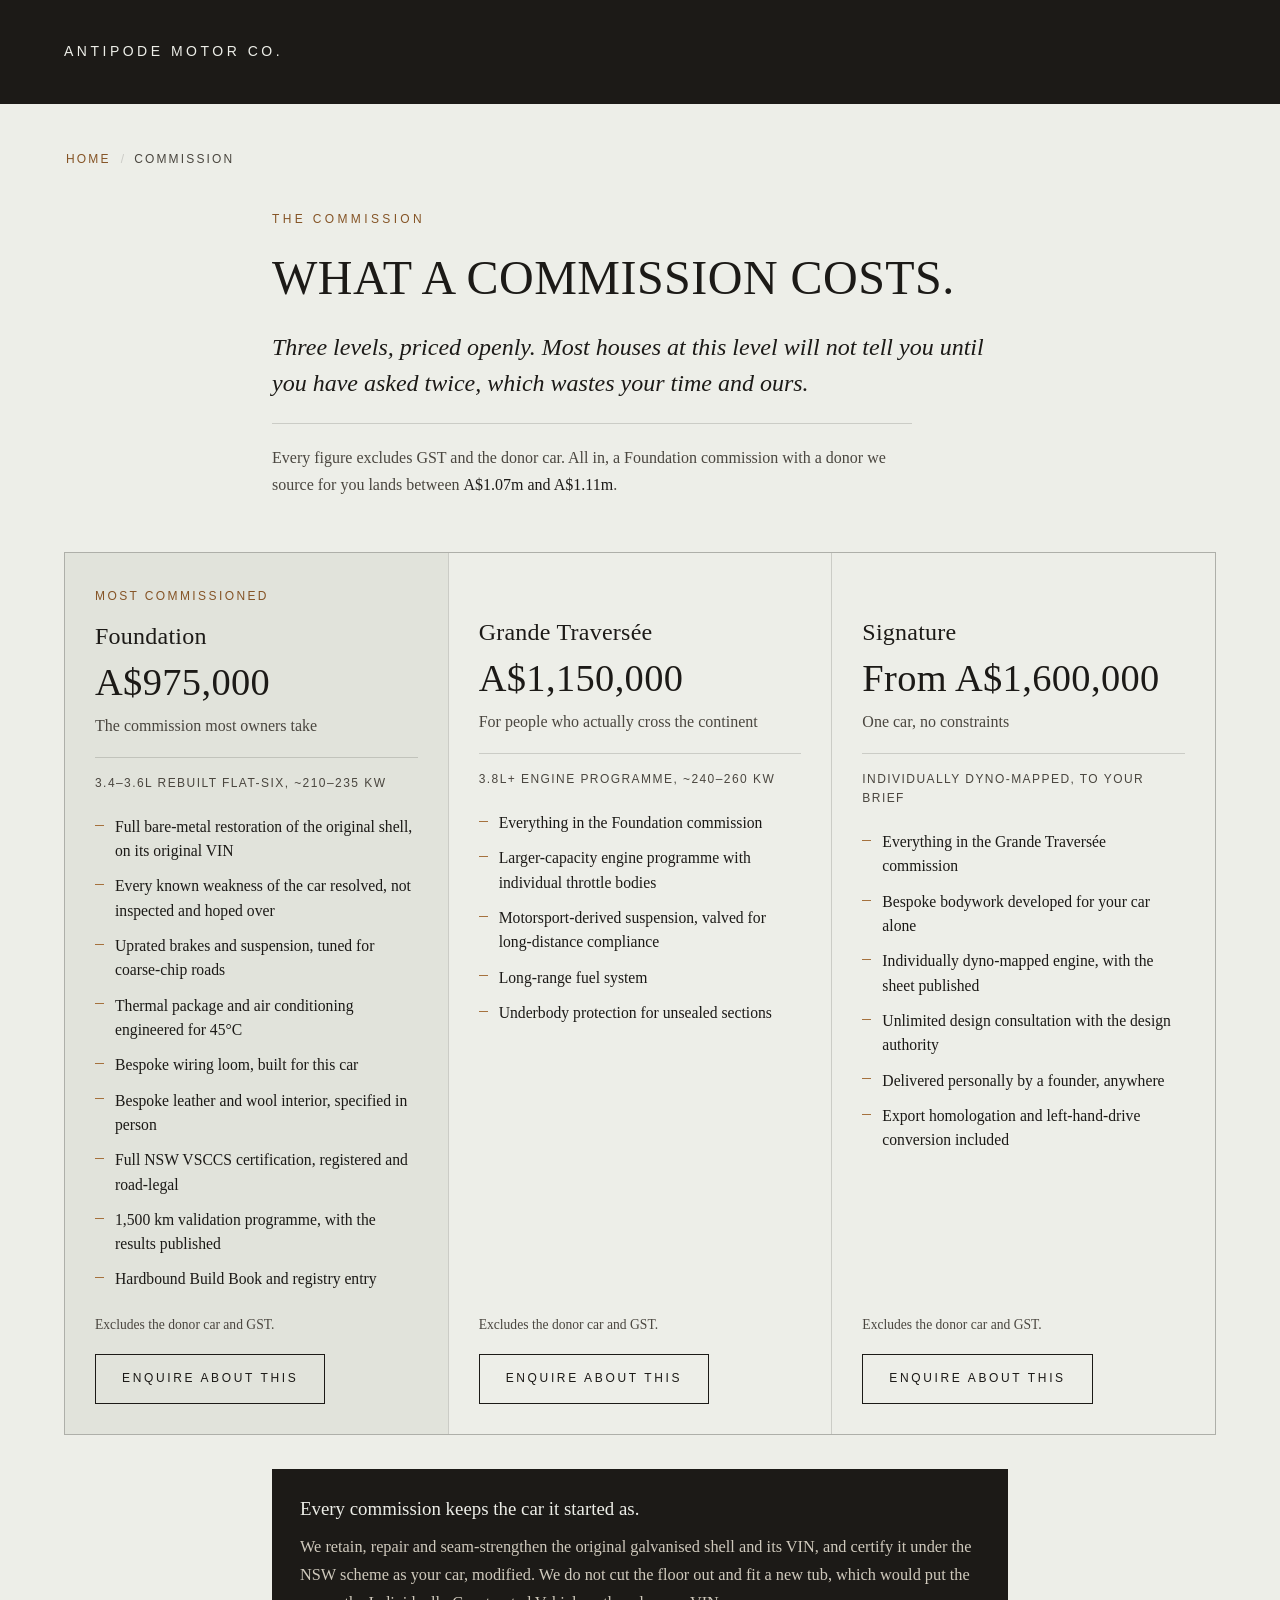
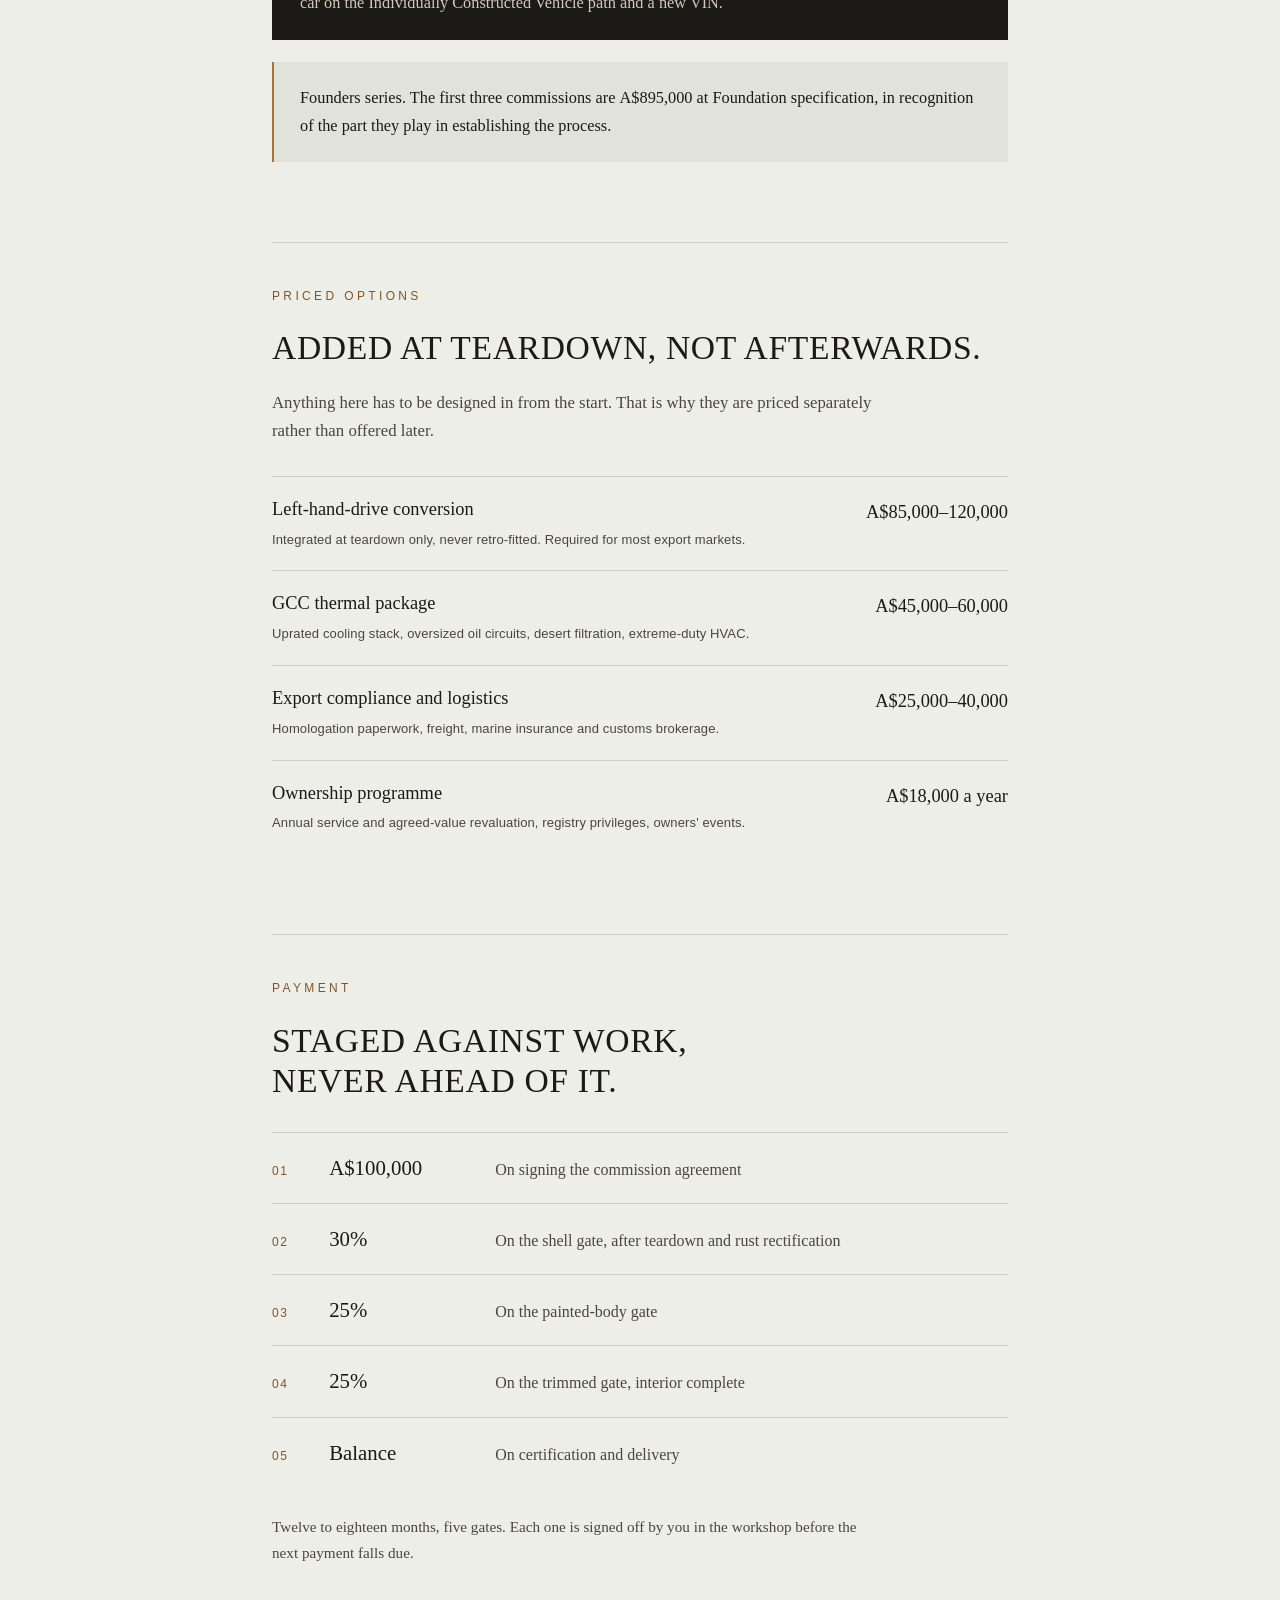
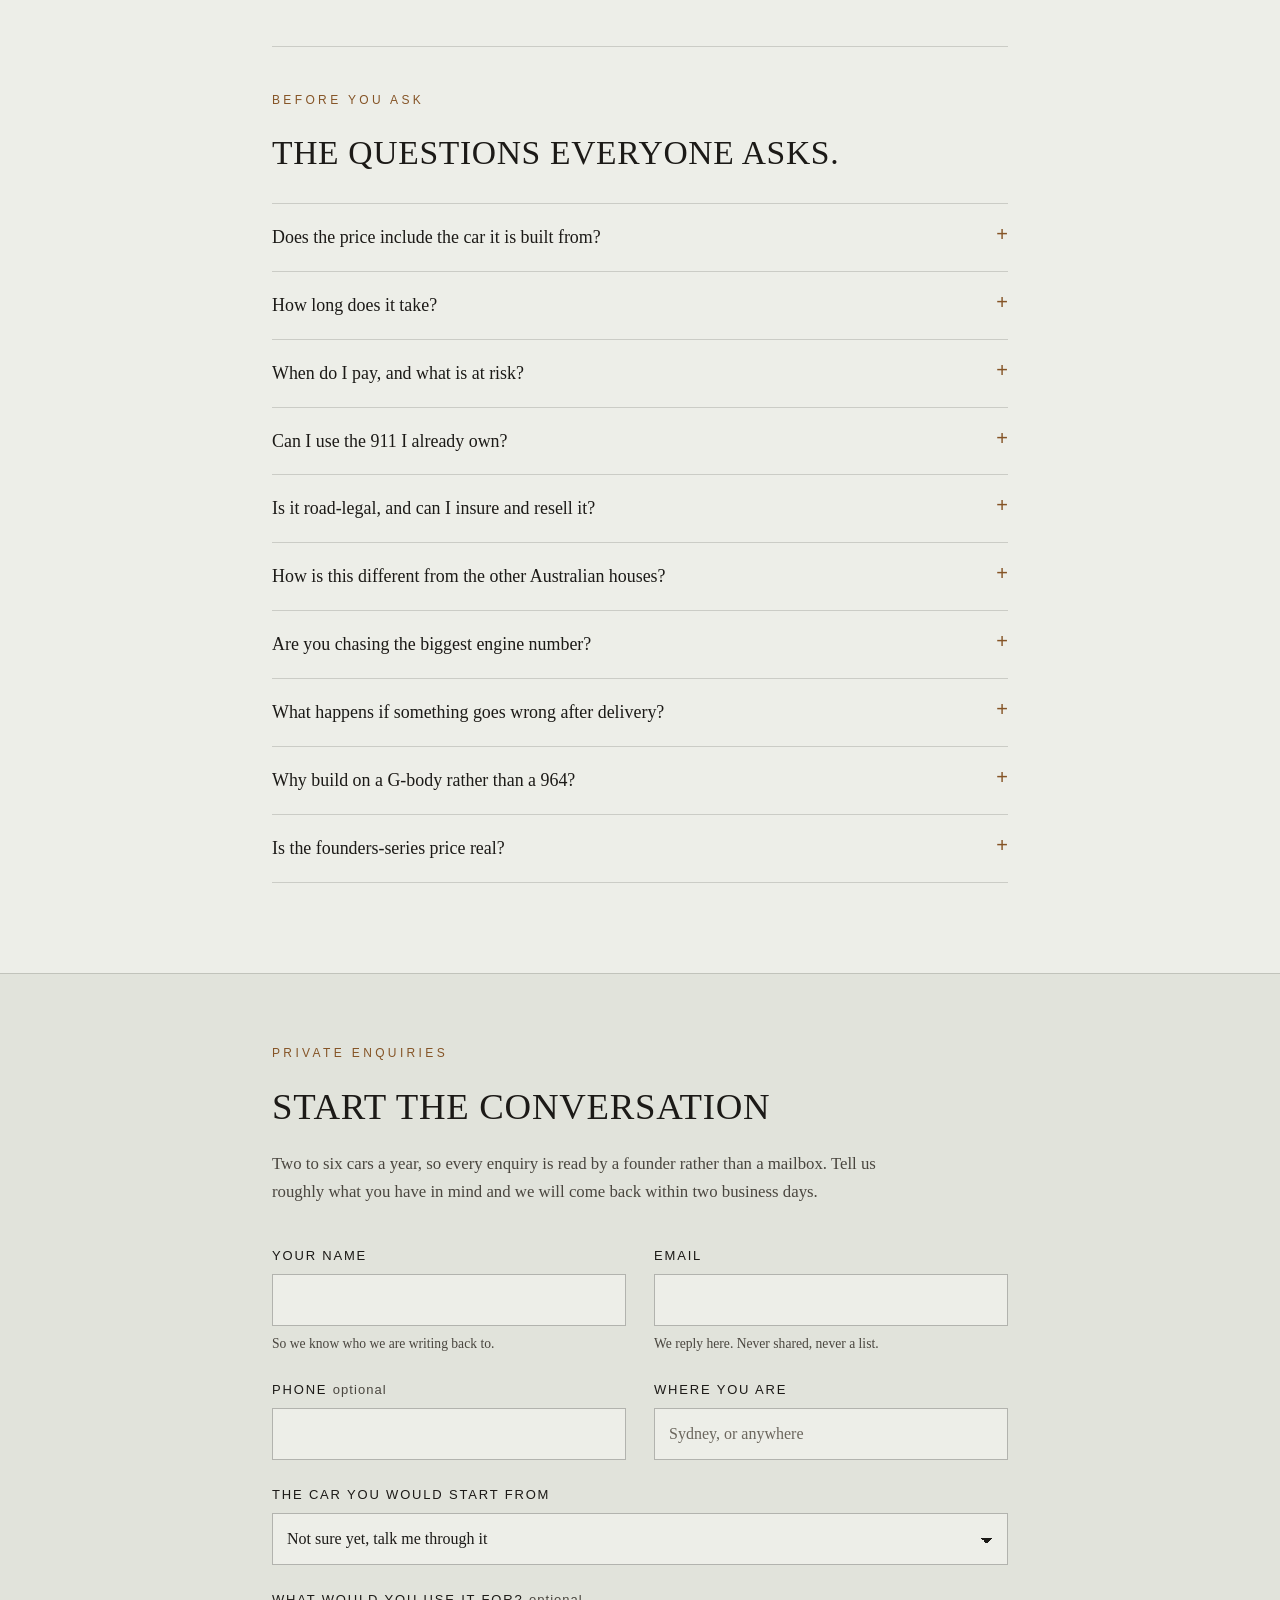
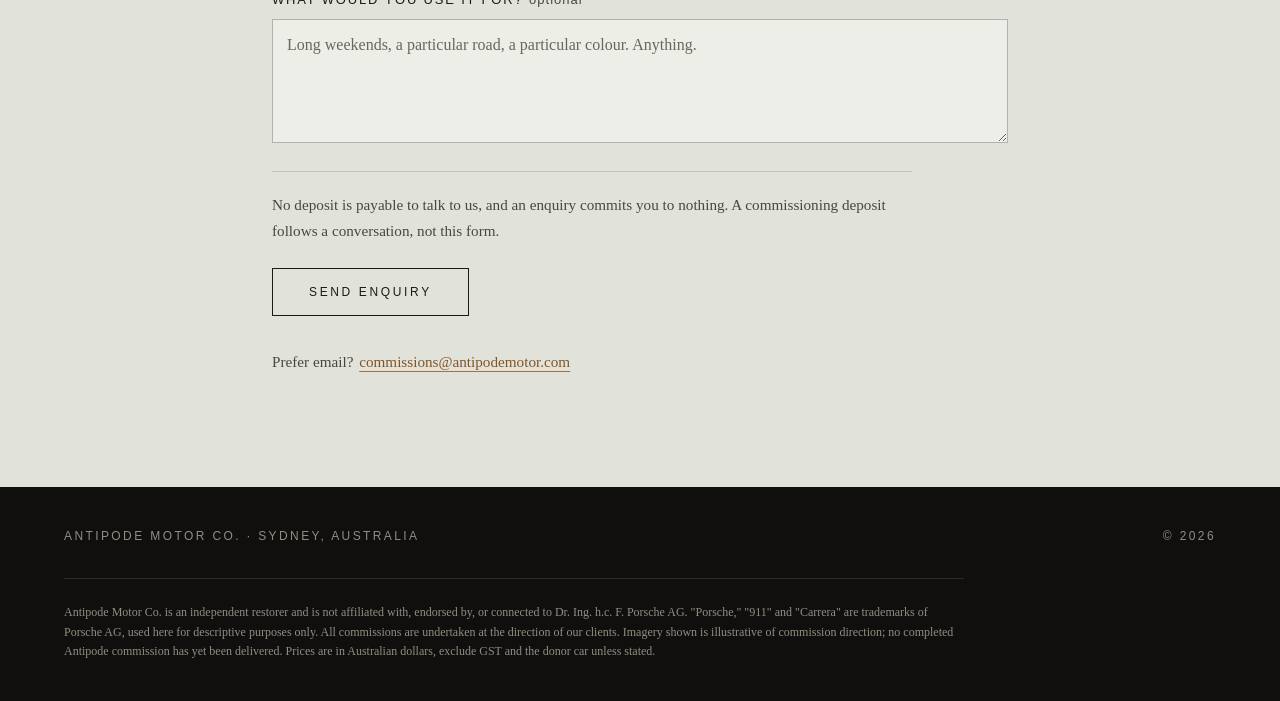
<file: web/commission/index.html>
<!DOCTYPE html>
<!-- Generated by web/build-pages.py. Edit web/pages_commission.py, not here. -->
<html lang="en-AU">
  <head>
    <meta charset="utf-8" />
    <meta name="viewport" content="width=device-width, initial-scale=1" />
    <title>Commission Pricing, from A$975,000 | Antipode Motor Co.</title>
    <meta name="description" content="What an air-cooled 911 commission costs, in full: three levels from A$975,000 to A$1.6m ex-donor, priced options, payment stages and timeline." />
    <link rel="canonical" href="/commission/" />
    <meta name="theme-color" content="#edeee8" />

    <meta property="og:type" content="article" />
    <meta property="og:site_name" content="Antipode Motor Co." />
    <meta property="og:locale" content="en_AU" />
    <meta property="og:title" content="What an Antipode commission costs" />
    <meta property="og:description" content="What an air-cooled 911 commission costs, in full: three levels from A$975,000 to A$1.6m ex-donor, priced options, payment stages and timeline." />
    <meta property="og:image" content="/assets/og/antipode-og.jpg" />
    <meta property="og:image:width" content="1200" />
    <meta property="og:image:height" content="630" />
    <meta name="twitter:card" content="summary_large_image" />
    <meta name="twitter:title" content="What an Antipode commission costs" />
    <meta name="twitter:description" content="What an air-cooled 911 commission costs, in full: three levels from A$975,000 to A$1.6m ex-donor, priced options, payment stages and timeline." />
    <meta name="twitter:image" content="/assets/og/antipode-og.jpg" />
    <link
      rel="icon"
      href="data:image/svg+xml,%3Csvg xmlns='http://www.w3.org/2000/svg' viewBox='0 0 32 32'%3E%3Crect width='32' height='32' fill='%231c1a17'/%3E%3Ccircle cx='16' cy='16' r='7' fill='none' stroke='%23a5713d' stroke-width='2.5'/%3E%3Ccircle cx='16' cy='16' r='2' fill='%23f4f1ea'/%3E%3C/svg%3E"
    />
    <link rel="stylesheet" href="../styles.css" />

    <script type="application/ld+json">
      {
        "@context": "https://schema.org",
        "@type": "FAQPage",
        "mainEntity": [
          {
            "@type": "Question",
            "name": "Does the price include the car it is built from?",
            "acceptedAnswer": { "@type": "Answer", "text": "No, and that is deliberate. The donor is bought in your name with your funds held in escrow and the title passes directly to you, so it never sits on our balance sheet. Budget A$90,000 to A$130,000. All in, a Foundation commission with a donor we source lands between A$1.07m and A$1.11m." }
          },
          {
            "@type": "Question",
            "name": "How long does it take?",
            "acceptedAnswer": { "@type": "Answer", "text": "Twelve to eighteen months from the commission agreement, in five stages with a signed gate at the end of each. Most of that is not assembly. It is the fabrication and engineering months, and the validation programme at the end." }
          },
          {
            "@type": "Question",
            "name": "When do I pay, and what is at risk?",
            "acceptedAnswer": { "@type": "Answer", "text": "A A$100,000 commissioning deposit on signing, then staged against milestones you sign off in the workshop. Never ahead of the work. Nothing is payable to have a conversation, and an enquiry commits you to nothing." }
          },
          {
            "@type": "Question",
            "name": "Can I use the 911 I already own?",
            "acceptedAnswer": { "@type": "Answer", "text": "Usually, and about sixty per cent of commissions start that way. We assess it against a 140-point checklist first, and the licensed certifier countersigns the inspection before anyone commits money. If the shell is beyond our rust threshold we will say so, and we will not build on it." }
          },
          {
            "@type": "Question",
            "name": "Is it road-legal, and can I insure and resell it?",
            "acceptedAnswer": { "@type": "Answer", "text": "Yes. Every car is certified under the NSW Vehicle Safety Compliance Certification Scheme by a licensed certifier, on its original shell and VIN. The certification file, dyno sheets and validation record are bound into the Build Book, which is what an insurer or a future buyer actually wants to see." }
          },
          {
            "@type": "Question",
            "name": "How is this different from the other Australian houses?",
            "acceptedAnswer": { "@type": "Answer", "text": "On one point that matters more than any other at this price: we keep the original galvanised floor and the original VIN. Some houses cut the floor out and fit an entirely new tub. That is a legitimate engineering choice and it buys rigidity, but it is also a heavier regulatory path, because a car built that way can be treated as an Individually Constructed Vehicle and issued a new VIN. Yours is certified under the NSW scheme as your car, modified, on the identity it left the factory with. That is what an insurer underwrites and what a future buyer's inspector looks for." }
          },
          {
            "@type": "Question",
            "name": "Are you chasing the biggest engine number?",
            "acceptedAnswer": { "@type": "Answer", "text": "No, and you should know that before you compare spec sheets. There is an Australian car at this money with a 4.4-litre and 300kW, and we are not trying to beat it. Our engines are built for a 1,200 kilometre day at 42 degrees on coarse chip, which is a different brief from a peak figure, and the validation record we publish is where that shows up. If the headline number is what you are buying, we are honestly not the right house." }
          },
          {
            "@type": "Question",
            "name": "What happens if something goes wrong after delivery?",
            "acceptedAnswer": { "@type": "Answer", "text": "We rectify it. Australian Consumer Law guarantees cannot be contracted out of and we do not try to. Beyond that we run a service-campaign policy: if a fault turns out to be systemic across the registry, every affected car is corrected without argument." }
          },
          {
            "@type": "Question",
            "name": "Why build on a G-body rather than a 964?",
            "acceptedAnswer": { "@type": "Answer", "text": "The shell is galvanised, the supply is deep enough that we can reject cars instead of compromising, and every weakness it has is documented with a known fix. The long answer is in the Journal." }
          },
          {
            "@type": "Question",
            "name": "Is the founders-series price real?",
            "acceptedAnswer": { "@type": "Answer", "text": "Yes, for the first three commissions only, at Foundation specification. It is A$895,000 rather than A$975,000, and it reflects the part those cars play in establishing the process." }
          }
        ]
      }
    </script>
  </head>
  <body>
    <a class="skip" href="#pricing">Skip to content</a>

    <nav class="nav-solid" aria-label="Primary">
      <a class="wordmark" href="../">Antipode Motor Co.</a>
      <details class="menu">
        <summary>Menu</summary>
        <ul>
          <li><a href="../#philosophy">Philosophy</a></li>
          <li><a href="../#car">The Car</a></li>
          <li><a href="../#build">The Build</a></li>
          <li><a href="./">Journal</a></li>
          <li><a href="../commission/" aria-current="page">Commission</a></li>
        </ul>
      </details>
    </nav>

    <p class="breadcrumb"><a href="../">Home</a><span>/</span>Commission</p>

    <main id="pricing">
      <div class="listing">
        <div class="listing-head">
          <p class="eyebrow-2">The Commission</p>
          <h1>What a commission costs.</h1>
          <p class="standfirst">
            Three levels, priced openly. Most houses at this level will not tell you
            until you have asked twice, which wastes your time and ours.
          </p>
          <p class="listing-note">
            Every figure excludes GST and the donor car. All in, a Foundation
            commission with a donor we source for you lands between
            <b>A$1.07m and A$1.11m</b>.
          </p>
        </div>

        <div class="wrap-wide">
          <div class="tiers">
          <article class="tier tier--featured">
            <p class="tier-badge">Most commissioned</p>
            <h2 class="tier-name">Foundation</h2>
            <p class="tier-price">A$975,000</p>
            <p class="tier-sub">The commission most owners take</p>
            <p class="tier-engine">3.4&ndash;3.6L rebuilt flat-six, ~210&ndash;235 kW</p>
            <ul class="tier-list">
              <li>Full bare-metal restoration of the original shell, on its original VIN</li>
              <li>Every known weakness of the car resolved, not inspected and hoped over</li>
              <li>Uprated brakes and suspension, tuned for coarse-chip roads</li>
              <li>Thermal package and air conditioning engineered for 45&deg;C</li>
              <li>Bespoke wiring loom, built for this car</li>
              <li>Bespoke leather and wool interior, specified in person</li>
              <li>Full NSW VSCCS certification, registered and road-legal</li>
              <li>1,500 km validation programme, with the results published</li>
              <li>Hardbound Build Book and registry entry</li>
            </ul>
            <p class="tier-foot">Excludes the donor car and GST.</p>
            <a class="btn btn-dark tier-cta" href="#enquire">Enquire about this</a>
          </article>
          <article class="tier">
            <h2 class="tier-name">Grande Travers&eacute;e</h2>
            <p class="tier-price">A$1,150,000</p>
            <p class="tier-sub">For people who actually cross the continent</p>
            <p class="tier-engine">3.8L+ engine programme, ~240&ndash;260 kW</p>
            <ul class="tier-list">
              <li>Everything in the Foundation commission</li>
              <li>Larger-capacity engine programme with individual throttle bodies</li>
              <li>Motorsport-derived suspension, valved for long-distance compliance</li>
              <li>Long-range fuel system</li>
              <li>Underbody protection for unsealed sections</li>
            </ul>
            <p class="tier-foot">Excludes the donor car and GST.</p>
            <a class="btn btn-dark tier-cta" href="#enquire">Enquire about this</a>
          </article>
          <article class="tier">
            <h2 class="tier-name">Signature</h2>
            <p class="tier-price">From A$1,600,000</p>
            <p class="tier-sub">One car, no constraints</p>
            <p class="tier-engine">Individually dyno-mapped, to your brief</p>
            <ul class="tier-list">
              <li>Everything in the Grande Travers&eacute;e commission</li>
              <li>Bespoke bodywork developed for your car alone</li>
              <li>Individually dyno-mapped engine, with the sheet published</li>
              <li>Unlimited design consultation with the design authority</li>
              <li>Delivered personally by a founder, anywhere</li>
              <li>Export homologation and left-hand-drive conversion included</li>
            </ul>
            <p class="tier-foot">Excludes the donor car and GST.</p>
            <a class="btn btn-dark tier-cta" href="#enquire">Enquire about this</a>
          </article>
          </div>
        </div>

        <p class="keeps-note">
          <b>Every commission keeps the car it started as.</b> We retain, repair
          and seam-strengthen the original galvanised shell and its VIN, and
          certify it under the NSW scheme as your car, modified. We do not cut the
          floor out and fit a new tub, which would put the car on the Individually
          Constructed Vehicle path and a new VIN.
        </p>

        <p class="founders-note">
          <b>Founders series.</b> The first three commissions are
          <b>A$895,000</b> at Foundation specification, in recognition of the part
          they play in establishing the process.
        </p>

        <section class="block">
          <p class="eyebrow-2">Priced options</p>
          <h2>Added at teardown, not afterwards.</h2>
          <p class="block-lede">
            Anything here has to be designed in from the start. That is why they
            are priced separately rather than offered later.
          </p>
          <dl class="terms-dl">
            <div>
              <dt>Left-hand-drive conversion<span class="opt-note">Integrated at teardown only, never retro-fitted. Required for most export markets.</span></dt>
              <dd>A$85,000&ndash;120,000</dd>
            </div>
            <div>
              <dt>GCC thermal package<span class="opt-note">Uprated cooling stack, oversized oil circuits, desert filtration, extreme-duty HVAC.</span></dt>
              <dd>A$45,000&ndash;60,000</dd>
            </div>
            <div>
              <dt>Export compliance and logistics<span class="opt-note">Homologation paperwork, freight, marine insurance and customs brokerage.</span></dt>
              <dd>A$25,000&ndash;40,000</dd>
            </div>
            <div>
              <dt>Ownership programme<span class="opt-note">Annual service and agreed-value revaluation, registry privileges, owners' events.</span></dt>
              <dd>A$18,000 a year</dd>
            </div>
          </dl>
        </section>

        <section class="block">
          <p class="eyebrow-2">Payment</p>
          <h2>Staged against work, never ahead of it.</h2>
          <ol class="pay-steps">
            <li><span class="pay-amt">A$100,000</span><span class="pay-when">On signing the commission agreement</span></li>
            <li><span class="pay-amt">30%</span><span class="pay-when">On the shell gate, after teardown and rust rectification</span></li>
            <li><span class="pay-amt">25%</span><span class="pay-when">On the painted-body gate</span></li>
            <li><span class="pay-amt">25%</span><span class="pay-when">On the trimmed gate, interior complete</span></li>
            <li><span class="pay-amt">Balance</span><span class="pay-when">On certification and delivery</span></li>
          </ol>
          <p class="block-note">
            Twelve to eighteen months, five gates. Each one is signed off by you
            in the workshop before the next payment falls due.
          </p>
        </section>

        <section class="block" id="faq">
          <p class="eyebrow-2">Before you ask</p>
          <h2>The questions everyone asks.</h2>
          <details class="faq">
            <summary>Does the price include the car it is built from?</summary>
            <div class="faq-body"><p>No, and that is deliberate. The donor is bought in your name with your funds held in escrow and the title passes directly to you, so it never sits on our balance sheet. Budget A$90,000 to A$130,000. All in, a Foundation commission with a donor we source lands between A$1.07m and A$1.11m.</p></div>
          </details>
          <details class="faq">
            <summary>How long does it take?</summary>
            <div class="faq-body"><p>Twelve to eighteen months from the commission agreement, in five stages with a signed gate at the end of each. Most of that is not assembly. It is the fabrication and engineering months, and the validation programme at the end.</p></div>
          </details>
          <details class="faq">
            <summary>When do I pay, and what is at risk?</summary>
            <div class="faq-body"><p>A A$100,000 commissioning deposit on signing, then staged against milestones you sign off in the workshop. Never ahead of the work. Nothing is payable to have a conversation, and an enquiry commits you to nothing.</p></div>
          </details>
          <details class="faq">
            <summary>Can I use the 911 I already own?</summary>
            <div class="faq-body"><p>Usually, and about sixty per cent of commissions start that way. We assess it against a 140-point checklist first, and the licensed certifier countersigns the inspection before anyone commits money. If the shell is beyond our rust threshold we will say so, and we will not build on it.</p></div>
          </details>
          <details class="faq">
            <summary>Is it road-legal, and can I insure and resell it?</summary>
            <div class="faq-body"><p>Yes. Every car is certified under the NSW Vehicle Safety Compliance Certification Scheme by a licensed certifier, on its original shell and VIN. The certification file, dyno sheets and validation record are bound into the Build Book, which is what an insurer or a future buyer actually wants to see.</p></div>
          </details>
          <details class="faq">
            <summary>How is this different from the other Australian houses?</summary>
            <div class="faq-body"><p>On one point that matters more than any other at this price: we keep the original galvanised floor and the original VIN. Some houses cut the floor out and fit an entirely new tub. That is a legitimate engineering choice and it buys rigidity, but it is also a heavier regulatory path, because a car built that way can be treated as an Individually Constructed Vehicle and issued a new VIN. Yours is certified under the NSW scheme as your car, modified, on the identity it left the factory with. That is what an insurer underwrites and what a future buyer's inspector looks for.</p></div>
          </details>
          <details class="faq">
            <summary>Are you chasing the biggest engine number?</summary>
            <div class="faq-body"><p>No, and you should know that before you compare spec sheets. There is an Australian car at this money with a 4.4-litre and 300kW, and we are not trying to beat it. Our engines are built for a 1,200 kilometre day at 42 degrees on coarse chip, which is a different brief from a peak figure, and the validation record we publish is where that shows up. If the headline number is what you are buying, we are honestly not the right house.</p></div>
          </details>
          <details class="faq">
            <summary>What happens if something goes wrong after delivery?</summary>
            <div class="faq-body"><p>We rectify it. Australian Consumer Law guarantees cannot be contracted out of and we do not try to. Beyond that we run a service-campaign policy: if a fault turns out to be systemic across the registry, every affected car is corrected without argument.</p></div>
          </details>
          <details class="faq">
            <summary>Why build on a G-body rather than a 964?</summary>
            <div class="faq-body"><p>The shell is galvanised, the supply is deep enough that we can reject cars instead of compromising, and every weakness it has is documented with a known fix. The long answer is in the Journal.</p></div>
          </details>
          <details class="faq">
            <summary>Is the founders-series price real?</summary>
            <div class="faq-body"><p>Yes, for the first three commissions only, at Foundation specification. It is A$895,000 rather than A$975,000, and it reflects the part those cars play in establishing the process.</p></div>
          </details>
        </section>
      </div>

      <section class="enquiry-block" id="enquire">
        <div class="enquiry-inner">
          <p class="eyebrow-2">Private Enquiries</p>
          <h2>Start the conversation</h2>
          <p class="enquiry-lede">
            Two to six cars a year, so every enquiry is read by a founder rather
            than a mailbox. Tell us roughly what you have in mind and we will come
            back within two business days.
          </p>

          <form class="enquiry" method="post" action="#" novalidate>
            <div class="field">
              <label for="name">Your name</label>
              <input id="name" name="name" type="text" autocomplete="name" required
                     aria-describedby="name-hint" />
              <p class="hint" id="name-hint">So we know who we are writing back to.</p>
            </div>
            <div class="field">
              <label for="email">Email</label>
              <input id="email" name="email" type="email" autocomplete="email"
                     required aria-describedby="email-hint" />
              <p class="hint" id="email-hint">We reply here. Never shared, never a list.</p>
            </div>
            <div class="field">
              <label for="phone">Phone <span class="opt">optional</span></label>
              <input id="phone" name="phone" type="tel" autocomplete="tel" />
            </div>
            <div class="field">
              <label for="city">Where you are</label>
              <input id="city" name="city" type="text" autocomplete="address-level2"
                     placeholder="Sydney, or anywhere" />
            </div>
            <div class="field field--wide">
              <label for="donor">The car you would start from</label>
              <select id="donor" name="donor">
                <option value="undecided">Not sure yet, talk me through it</option>
                <option value="own">I already own a 911 to build on</option>
                <option value="source">I would like you to find one</option>
                <option value="looking">I am still deciding whether to commission</option>
              </select>
            </div>
            <div class="field field--wide">
              <label for="message">
                What would you use it for? <span class="opt">optional</span>
              </label>
              <textarea id="message" name="message" rows="4"
                        placeholder="Long weekends, a particular road, a particular colour. Anything."></textarea>
            </div>
            <p class="field--wide form-note">
              No deposit is payable to talk to us, and an enquiry commits you to
              nothing. A commissioning deposit follows a conversation, not this form.
            </p>
            <div class="field--wide">
              <button class="btn btn-dark" type="submit">Send enquiry</button>
              <p class="alt-contact">
                Prefer email? <a href="mailto:commissions@antipodemotor.com">commissions@antipodemotor.com</a>
              </p>
            </div>
          </form>
        </div>
      </section>
    </main>

    <footer>
      <div class="footer-top">
        <span>Antipode Motor Co. &middot; Sydney, Australia</span>
        <span>&copy; 2026</span>
      </div>
      <p class="disclaimer">Antipode Motor Co. is an independent restorer and is not affiliated with, endorsed by, or connected to Dr. Ing. h.c. F. Porsche AG. &quot;Porsche,&quot; &quot;911&quot; and &quot;Carrera&quot; are trademarks of Porsche AG, used here for descriptive purposes only. All commissions are undertaken at the direction of our clients. Imagery shown is illustrative of commission direction; no completed Antipode commission has yet been delivered. Prices are in Australian dollars, exclude GST and the donor car unless stated.</p>
    </footer>
  </body>
</html>
</file>
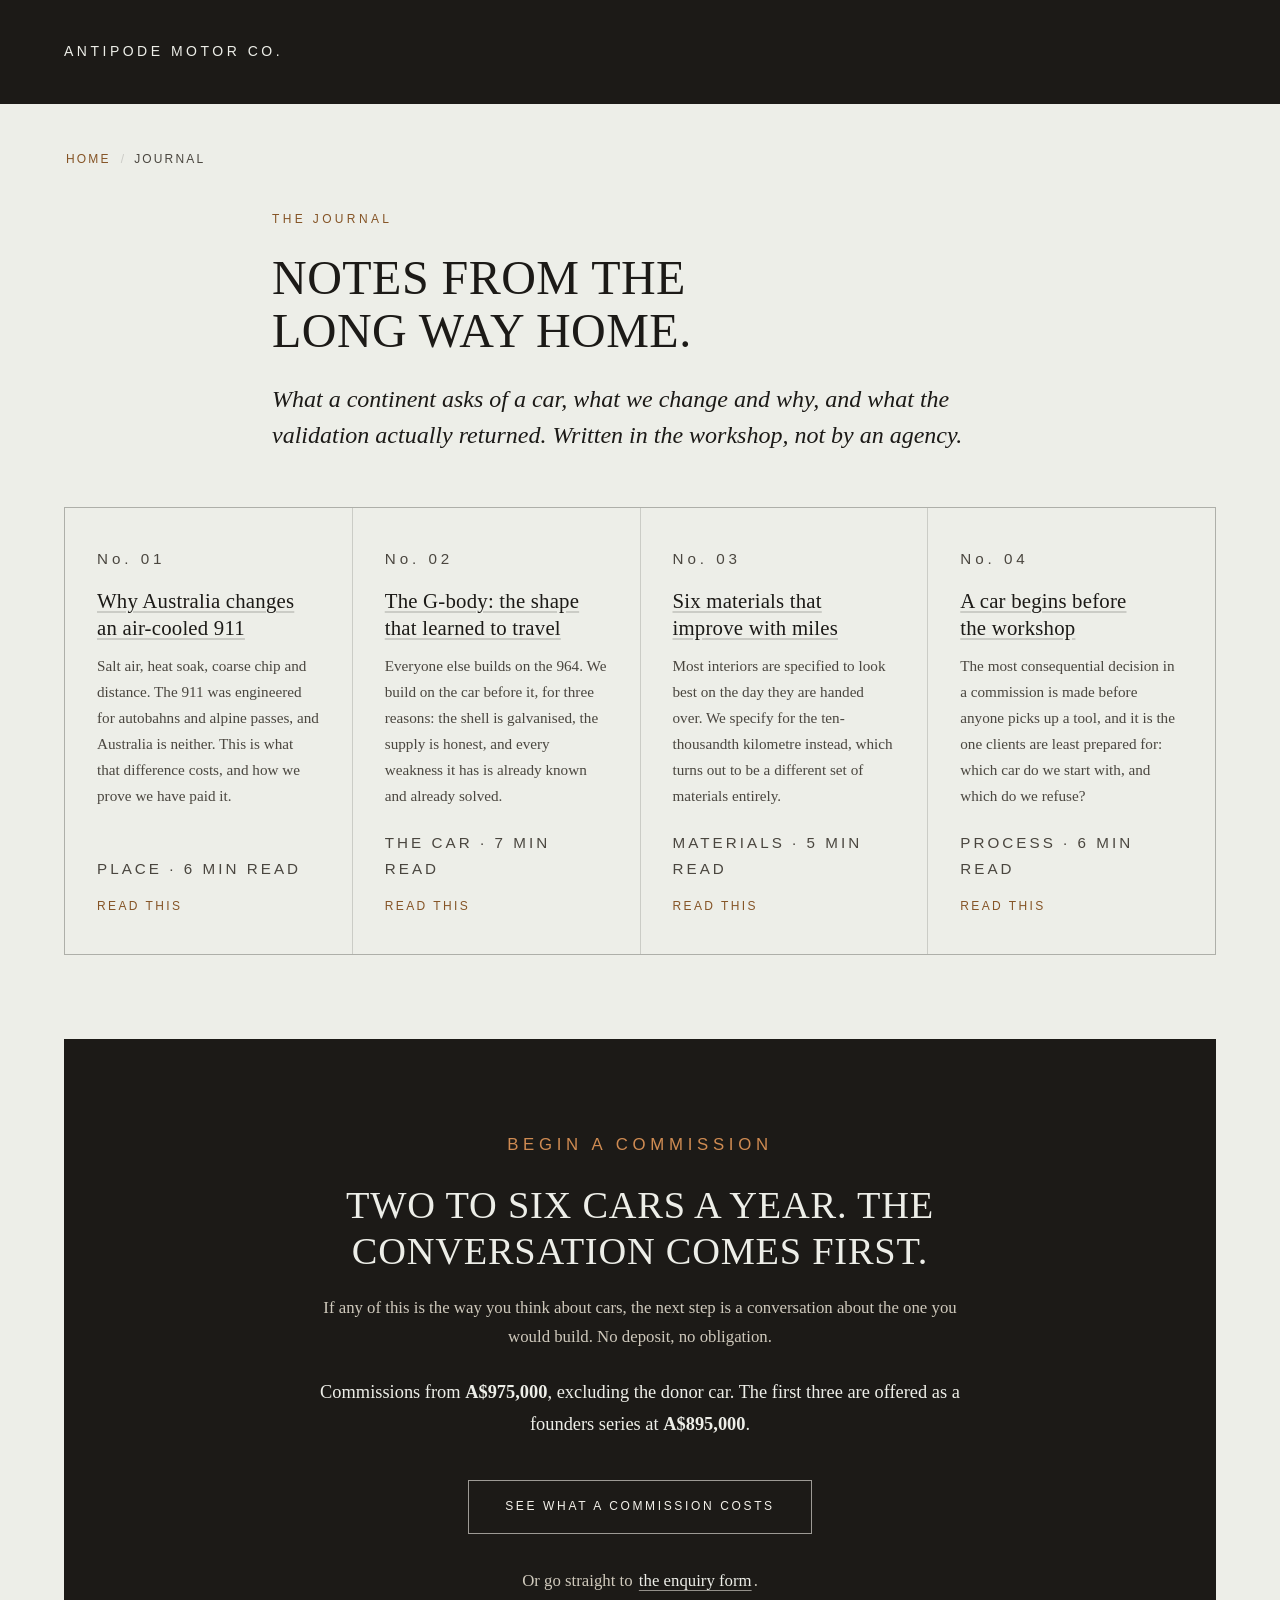
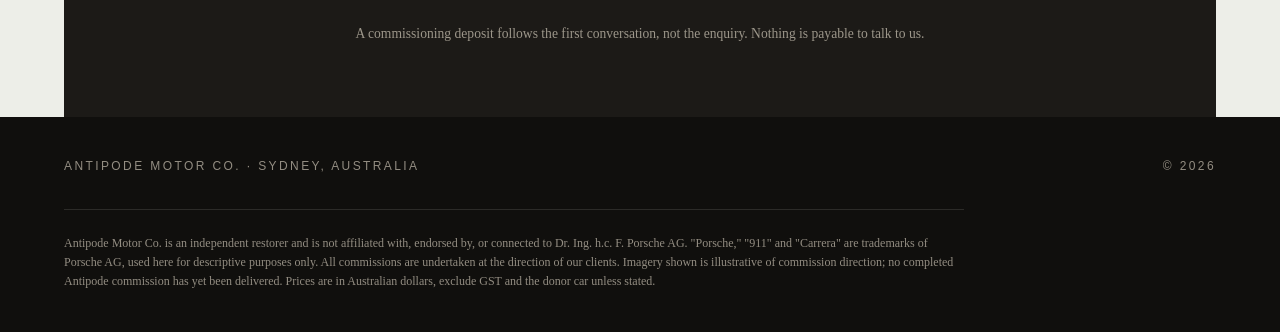
<file: web/journal/index.html>
<!DOCTYPE html>
<!-- Generated by web/build-pages.py. Edit the copy there, not here. -->
<html lang="en-AU">
  <head>
    <meta charset="utf-8" />
    <meta name="viewport" content="width=device-width, initial-scale=1" />
    <title>The Journal | Antipode Motor Co.</title>
    <meta name="description" content="Engineering essays, validation reports and notes on materials from the Antipode workshop in Sydney. Four pieces, no advertorial." />
    <link rel="canonical" href="/journal/" />
    <meta name="theme-color" content="#edeee8" />

    <meta property="og:type" content="article" />
    <meta property="og:site_name" content="Antipode Motor Co." />
    <meta property="og:locale" content="en_AU" />
    <meta property="og:title" content="The Antipode Journal" />
    <meta property="og:description" content="Engineering essays, validation reports and notes on materials from the Antipode workshop in Sydney. Four pieces, no advertorial." />
    <meta property="og:image" content="/assets/og/antipode-og.jpg" />
    <meta property="og:image:width" content="1200" />
    <meta property="og:image:height" content="630" />
    <meta name="twitter:card" content="summary_large_image" />
    <meta name="twitter:title" content="The Antipode Journal" />
    <meta name="twitter:description" content="Engineering essays, validation reports and notes on materials from the Antipode workshop in Sydney. Four pieces, no advertorial." />
    <meta name="twitter:image" content="/assets/og/antipode-og.jpg" />
    <link
      rel="icon"
      href="data:image/svg+xml,%3Csvg xmlns='http://www.w3.org/2000/svg' viewBox='0 0 32 32'%3E%3Crect width='32' height='32' fill='%231c1a17'/%3E%3Ccircle cx='16' cy='16' r='7' fill='none' stroke='%23a5713d' stroke-width='2.5'/%3E%3Ccircle cx='16' cy='16' r='2' fill='%23f4f1ea'/%3E%3C/svg%3E"
    />
    <link rel="stylesheet" href="../styles.css" />
  </head>
  <body>
    <a class="skip" href="#listing">Skip to content</a>

    <nav class="nav-solid" aria-label="Primary">
      <a class="wordmark" href="../">Antipode Motor Co.</a>
      <details class="menu">
        <summary>Menu</summary>
        <ul>
          <li><a href="../#philosophy">Philosophy</a></li>
          <li><a href="../#car">The Car</a></li>
          <li><a href="../#build">The Build</a></li>
          <li><a href="./" aria-current="page">Journal</a></li>
          <li><a href="../commission/">Commission</a></li>
        </ul>
      </details>
    </nav>

    <p class="breadcrumb"><a href="../">Home</a><span>/</span>Journal</p>

    <main class="listing" id="listing">
      <div class="listing-head">
        <p class="eyebrow-2">The Journal</p>
        <h1>Notes from the long way home.</h1>
        <p class="standfirst">
          What a continent asks of a car, what we change and why, and what the
          validation actually returned. Written in the workshop, not by an agency.
        </p>
      </div>

      <div class="wrap-wide">
        <div class="journal-grid">
            <a class="j-card" href="why-australia-changes-an-air-cooled-911">
              <p class="j-no">No. 01</p>
              <h2>Why Australia changes an air-cooled 911</h2>
              <p>Salt air, heat soak, coarse chip and distance. The 911 was engineered for autobahns and alpine passes, and Australia is neither. This is what that difference costs, and how we prove we have paid it.</p>
              <p class="j-tag">Place &middot; 6 min read</p>
              <p class="j-more">Read this</p>
            </a>
            <a class="j-card" href="the-g-body-that-learned-to-travel">
              <p class="j-no">No. 02</p>
              <h2>The G-body: the shape that learned to travel</h2>
              <p>Everyone else builds on the 964. We build on the car before it, for three reasons: the shell is galvanised, the supply is honest, and every weakness it has is already known and already solved.</p>
              <p class="j-tag">The Car &middot; 7 min read</p>
              <p class="j-more">Read this</p>
            </a>
            <a class="j-card" href="six-materials-that-improve-with-miles">
              <p class="j-no">No. 03</p>
              <h2>Six materials that improve with miles</h2>
              <p>Most interiors are specified to look best on the day they are handed over. We specify for the ten-thousandth kilometre instead, which turns out to be a different set of materials entirely.</p>
              <p class="j-tag">Materials &middot; 5 min read</p>
              <p class="j-more">Read this</p>
            </a>
            <a class="j-card" href="a-car-begins-before-the-workshop">
              <p class="j-no">No. 04</p>
              <h2>A car begins before the workshop</h2>
              <p>The most consequential decision in a commission is made before anyone picks up a tool, and it is the one clients are least prepared for: which car do we start with, and which do we refuse?</p>
              <p class="j-tag">Process &middot; 6 min read</p>
              <p class="j-more">Read this</p>
            </a>
        </div>
      </div>

      <div class="article-close">
        <div class="inner">
          <p class="eyebrow-2">Begin a Commission</p>
          <h2>Two to six cars a year. The conversation comes first.</h2>
          <p>If any of this is the way you think about cars, the next step is a conversation about the one you would build. No deposit, no obligation.</p>
          <p class="price-line">Commissions from <b>A$975,000</b>, excluding the donor car. The first three are offered as a founders series at <b>A$895,000</b>.</p>
          <a class="btn" href="../commission/">See what a commission costs</a>
          <p class="alt-contact alt-contact--dark">
            Or go straight to <a href="../commission/#enquire">the enquiry form</a>.
          </p>
          <p class="fineprint">A commissioning deposit follows the first conversation, not the enquiry. Nothing is payable to talk to us.</p>
        </div>
      </div>
    </main>

    <footer>
      <div class="footer-top">
        <span>Antipode Motor Co. &middot; Sydney, Australia</span>
        <span>&copy; 2026</span>
      </div>
      <p class="disclaimer">Antipode Motor Co. is an independent restorer and is not affiliated with, endorsed by, or connected to Dr. Ing. h.c. F. Porsche AG. &quot;Porsche,&quot; &quot;911&quot; and &quot;Carrera&quot; are trademarks of Porsche AG, used here for descriptive purposes only. All commissions are undertaken at the direction of our clients. Imagery shown is illustrative of commission direction; no completed Antipode commission has yet been delivered. Prices are in Australian dollars, exclude GST and the donor car unless stated.</p>
    </footer>
  </body>
</html>
</file>
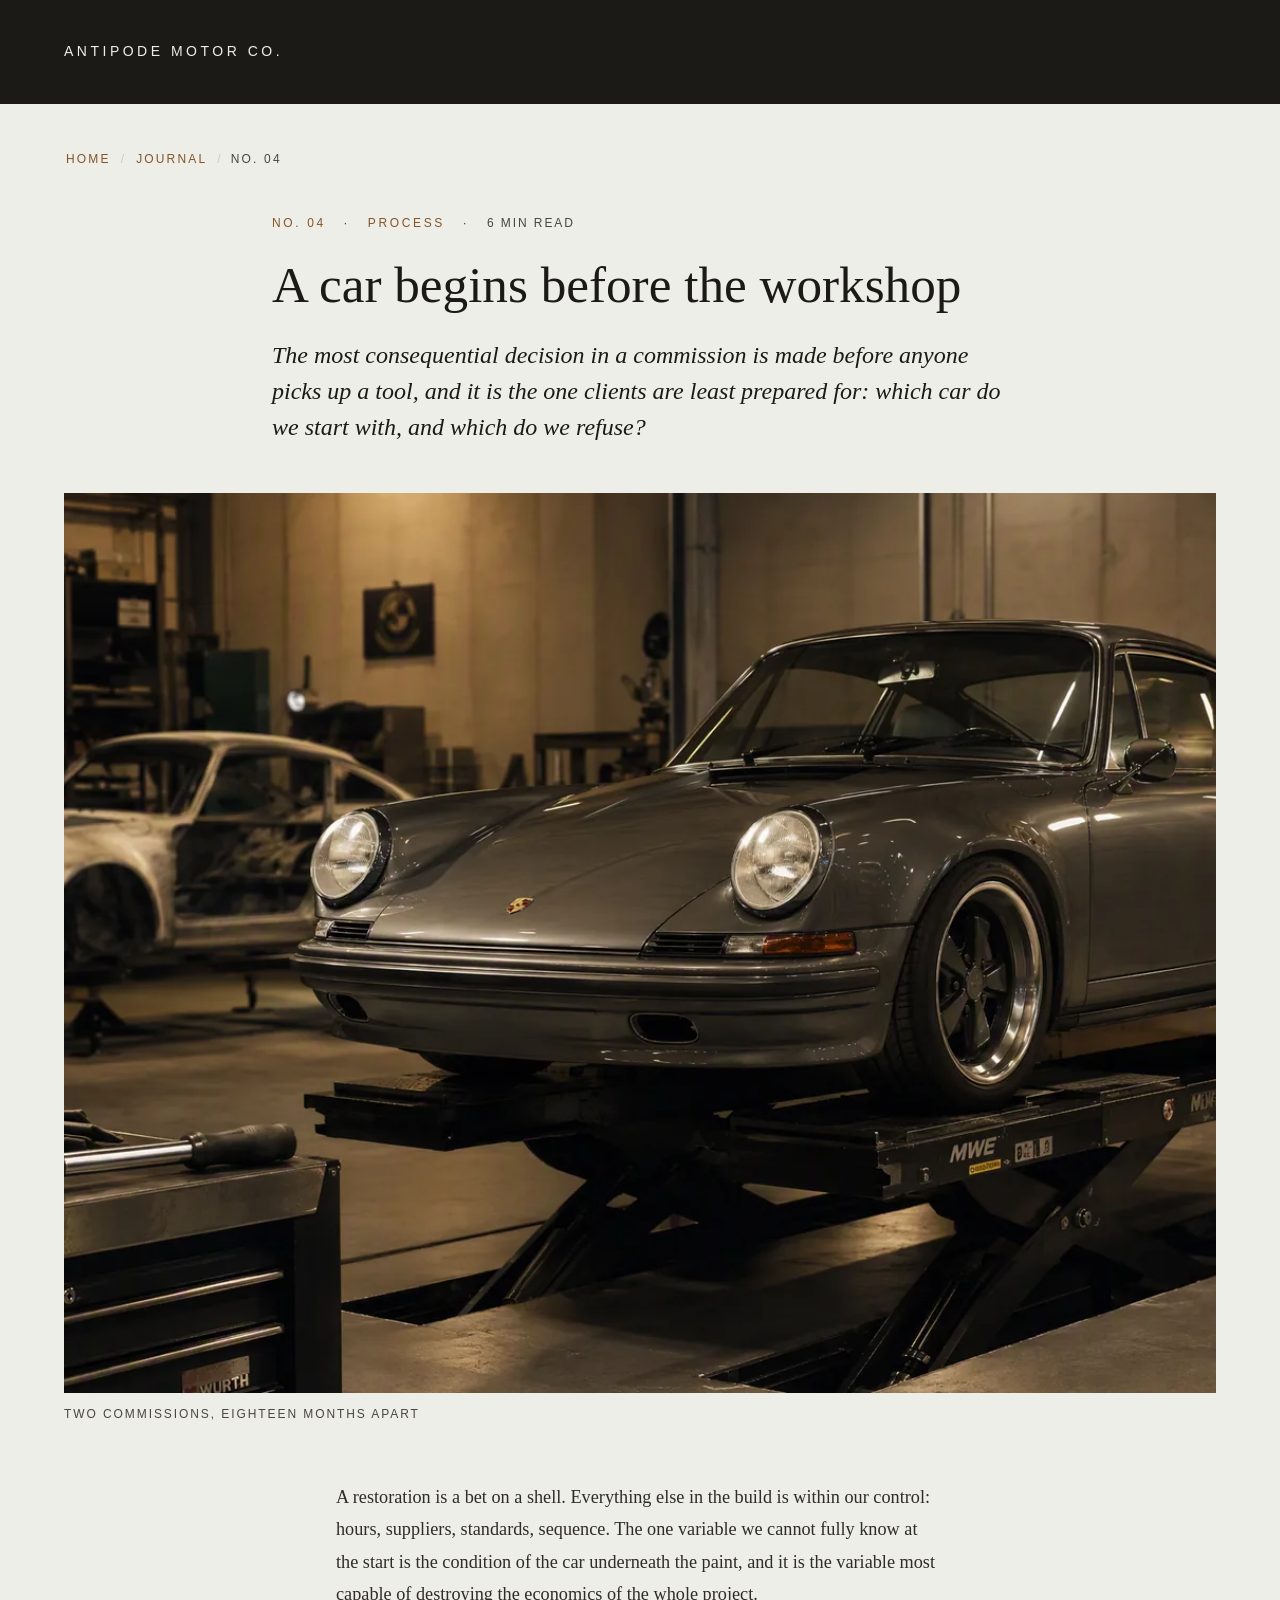
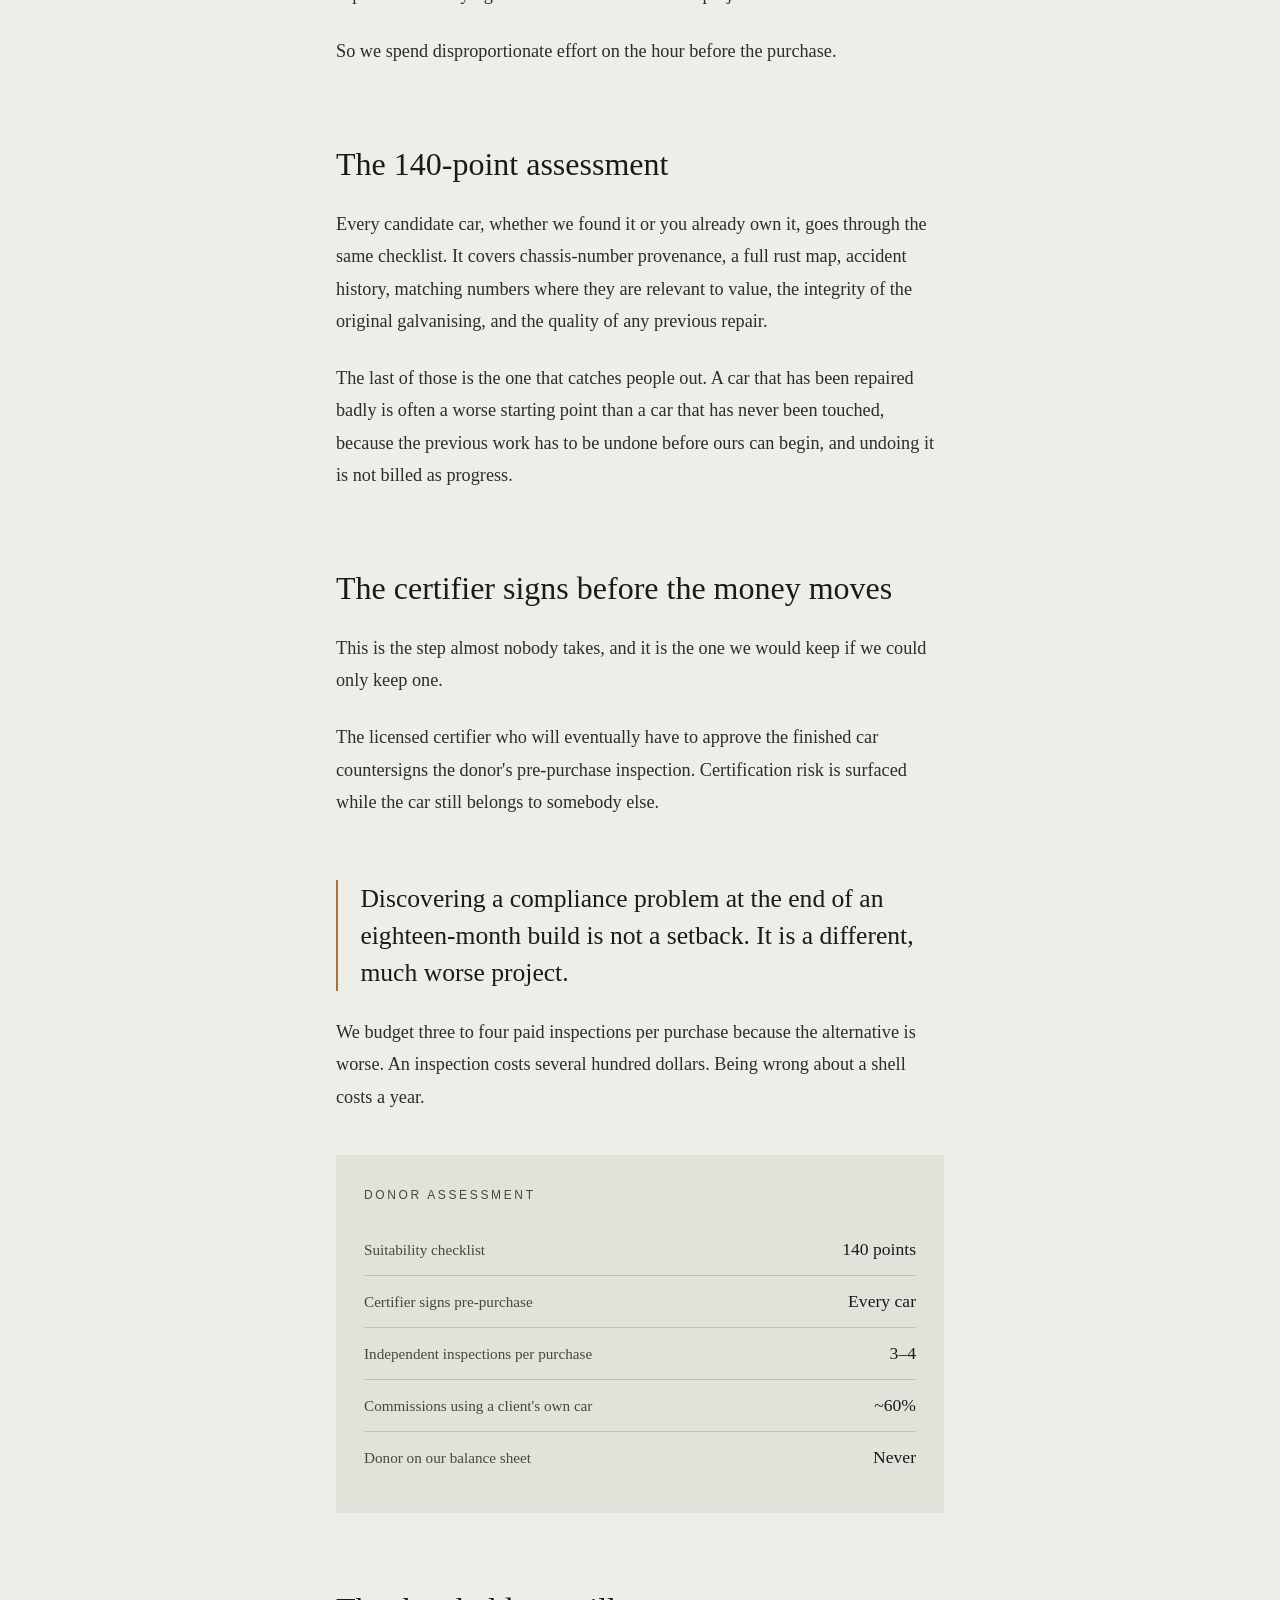
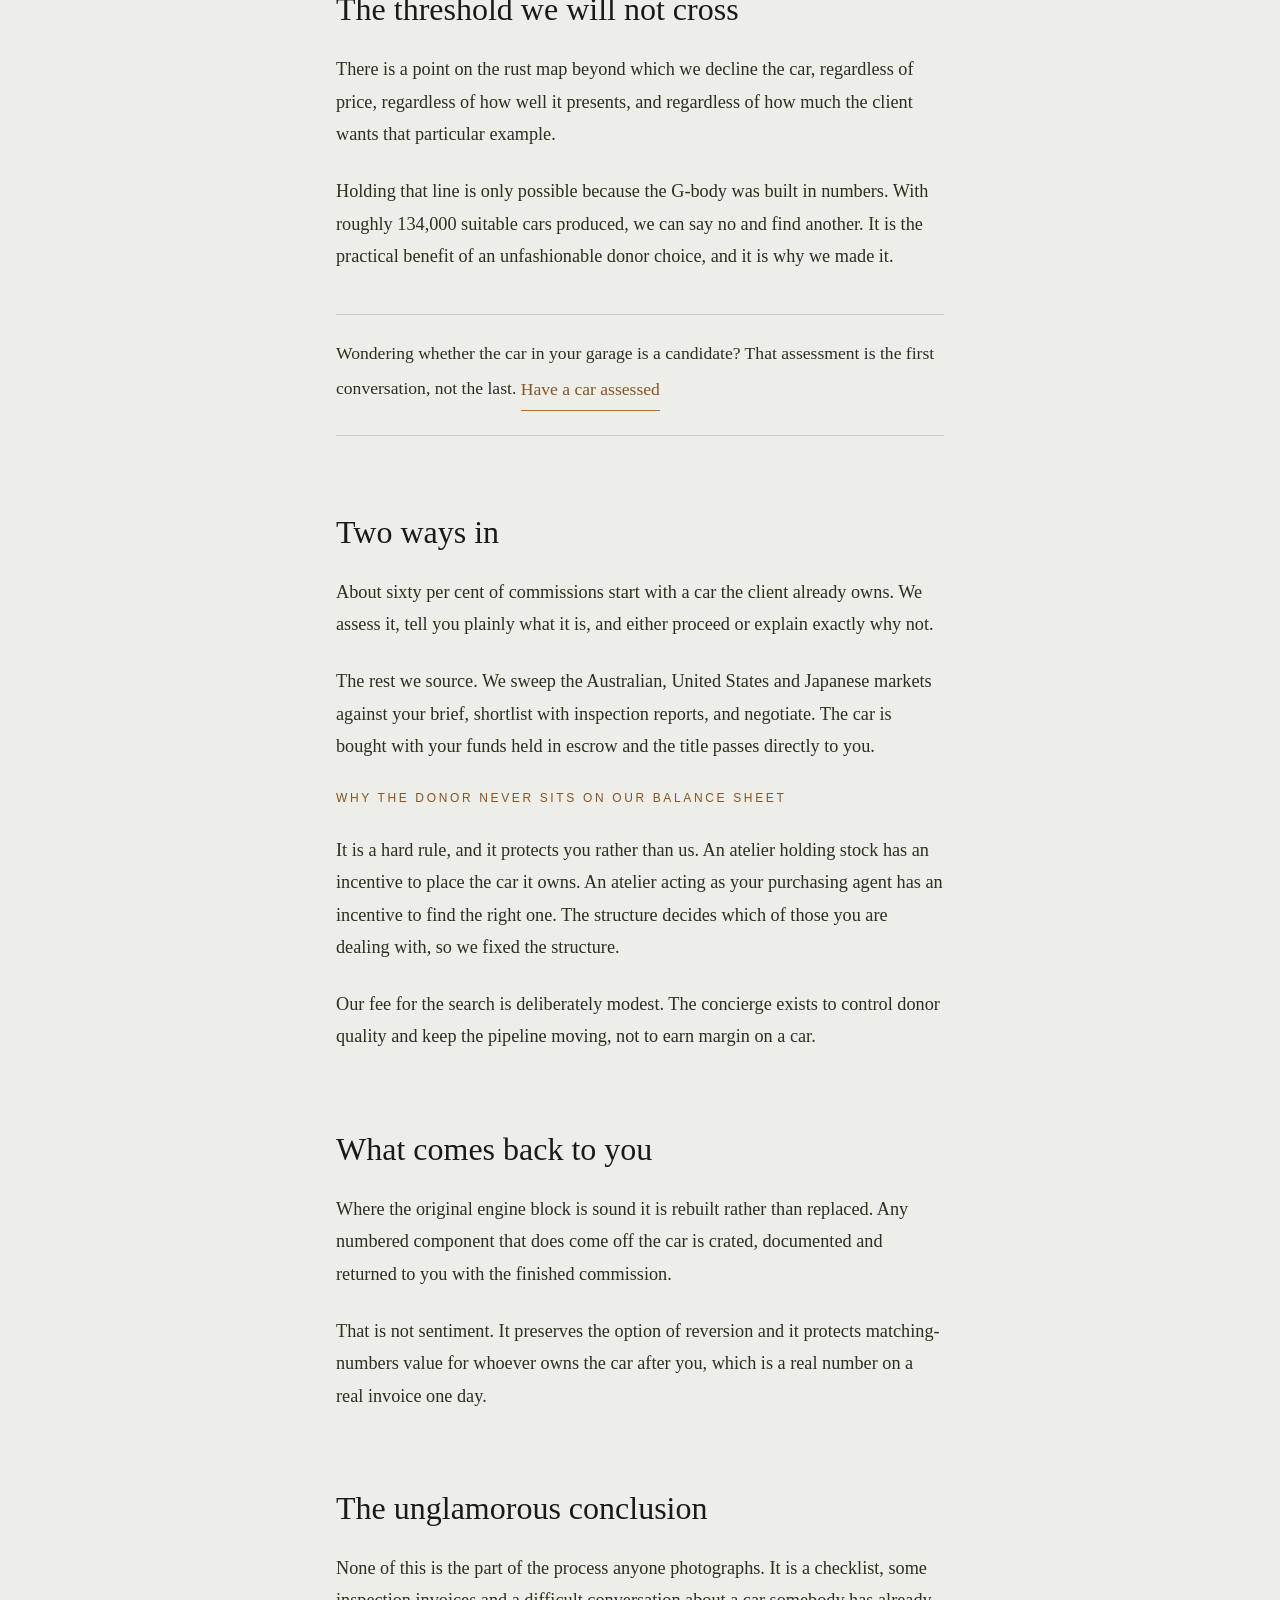
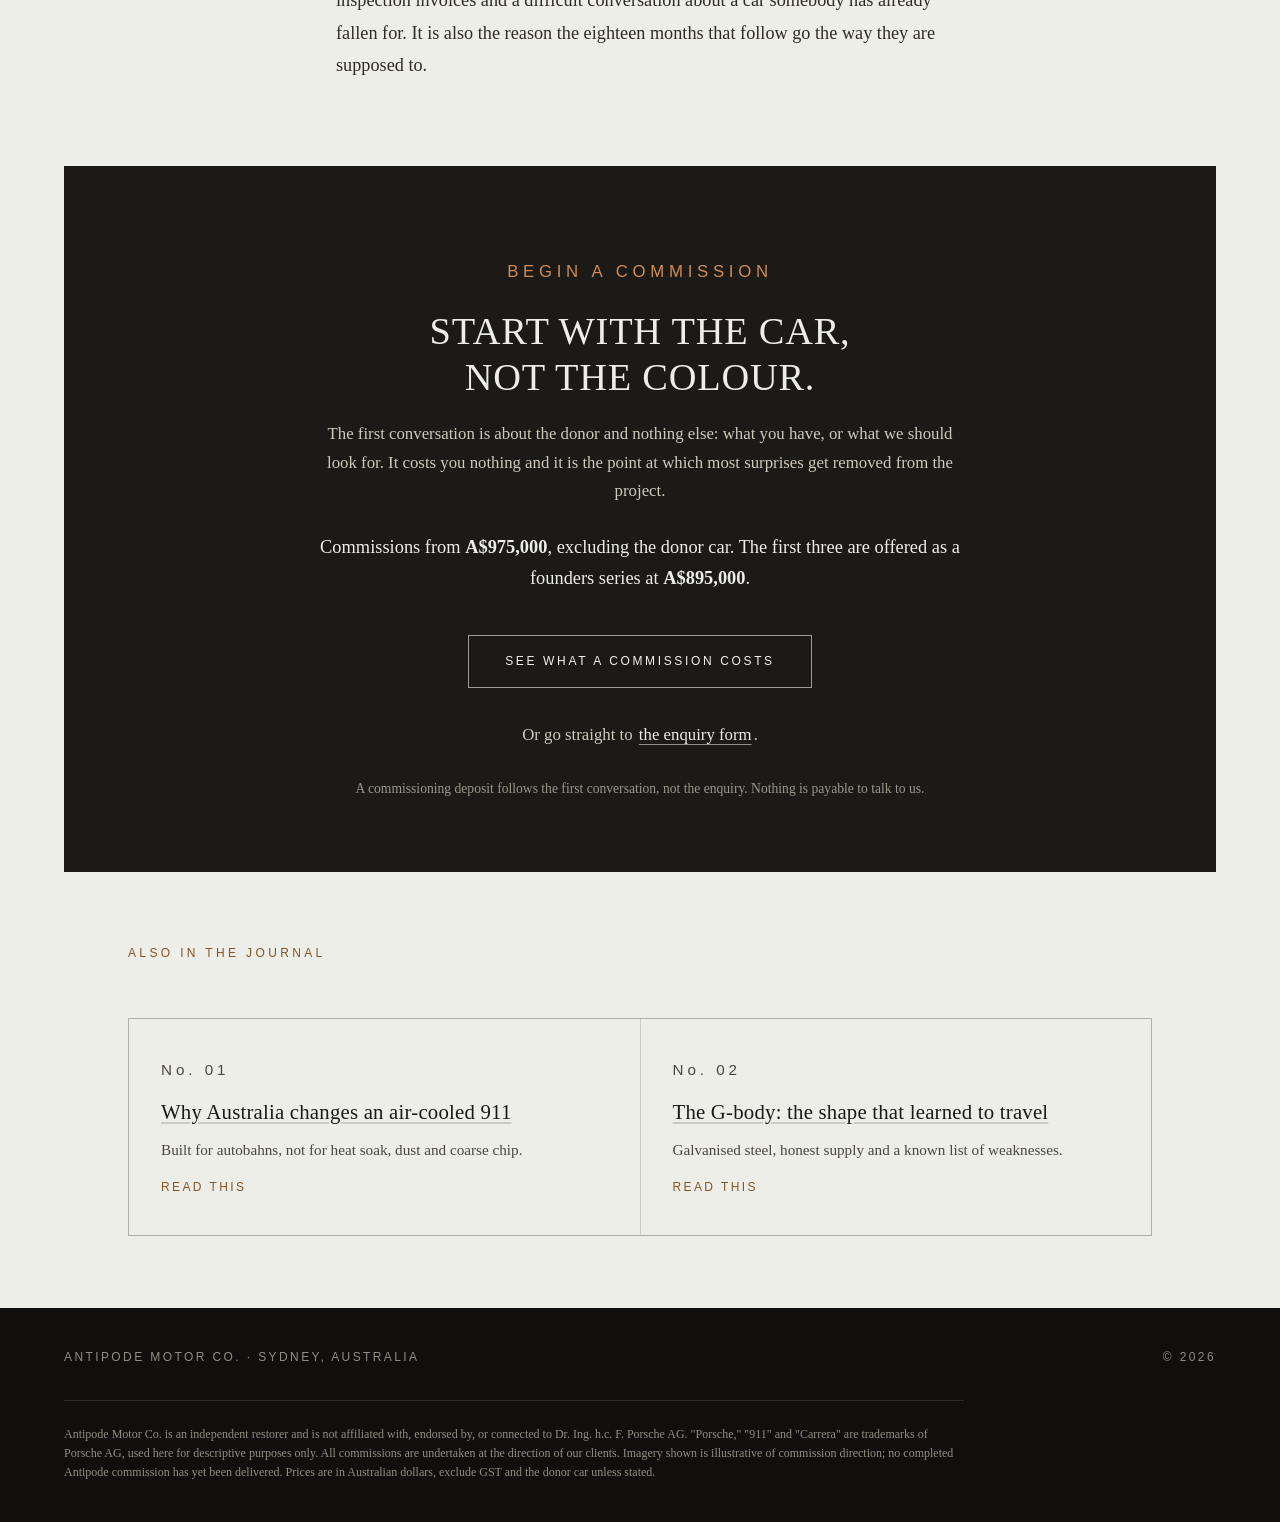
<file: web/journal/a-car-begins-before-the-workshop.html>
<!DOCTYPE html>
<!-- Generated by web/build-pages.py. Edit the copy there, not here. -->
<html lang="en-AU">
  <head>
    <meta charset="utf-8" />
    <meta name="viewport" content="width=device-width, initial-scale=1" />
    <title>How We Assess a Donor 911 | Antipode Journal</title>
    <meta name="description" content="A 140-point checklist, a certifier who signs before money moves, and a rust threshold we will not cross. What we look for in a donor, and what we reject." />
    <link rel="canonical" href="/journal/a-car-begins-before-the-workshop" />
    <meta name="theme-color" content="#edeee8" />

    <meta property="og:type" content="article" />
    <meta property="og:site_name" content="Antipode Motor Co." />
    <meta property="og:locale" content="en_AU" />
    <meta property="og:title" content="A car begins before the workshop" />
    <meta property="og:description" content="The most consequential decision in a commission is made before anyone picks up a tool, and it is the one clients are least prepared for: which car do we start with, and which do we refuse?" />
    <meta property="og:image" content="/assets/og/antipode-og.jpg" />
    <meta property="og:image:width" content="1200" />
    <meta property="og:image:height" content="630" />
    <meta name="twitter:card" content="summary_large_image" />
    <meta name="twitter:title" content="A car begins before the workshop" />
    <meta name="twitter:description" content="The most consequential decision in a commission is made before anyone picks up a tool, and it is the one clients are least prepared for: which car do we start with, and which do we refuse?" />
    <meta name="twitter:image" content="/assets/og/antipode-og.jpg" />
    <link
      rel="icon"
      href="data:image/svg+xml,%3Csvg xmlns='http://www.w3.org/2000/svg' viewBox='0 0 32 32'%3E%3Crect width='32' height='32' fill='%231c1a17'/%3E%3Ccircle cx='16' cy='16' r='7' fill='none' stroke='%23a5713d' stroke-width='2.5'/%3E%3Ccircle cx='16' cy='16' r='2' fill='%23f4f1ea'/%3E%3C/svg%3E"
    />
    <link rel="stylesheet" href="../styles.css" />

    <script type="application/ld+json">
      {
        "@context": "https://schema.org",
        "@type": "Article",
        "headline": "A car begins before the workshop",
        "description": "A 140-point checklist, a certifier who signs before money moves, and a rust threshold we will not cross. What we look for in a donor, and what we reject.",
        "inLanguage": "en-AU",
        "isPartOf": { "@type": "Blog", "name": "The Antipode Journal" },
        "publisher": { "@type": "Organization", "name": "Antipode Motor Co." }
      }
    </script>
  </head>
  <body>
    <a class="skip" href="#article">Skip to content</a>

    <nav class="nav-solid" aria-label="Primary">
      <a class="wordmark" href="../">Antipode Motor Co.</a>
      <details class="menu">
        <summary>Menu</summary>
        <ul>
          <li><a href="../#philosophy">Philosophy</a></li>
          <li><a href="../#car">The Car</a></li>
          <li><a href="../#build">The Build</a></li>
          <li><a href="./" aria-current="page">Journal</a></li>
          <li><a href="../commission/">Commission</a></li>
        </ul>
      </details>
    </nav>

    <p class="breadcrumb">
      <a href="../">Home</a><span>/</span><a href="./">Journal</a><span>/</span>No.
      04
    </p>

    <main>
    <article class="article" id="article">
      <div class="article-head">
        <p class="article-meta">
          <span>No. 04</span><span class="dot">&middot;</span>
          <span>Process</span><span class="dot">&middot;</span>
          <span class="read">6 min read</span>
        </p>
        <h1>A car begins before the workshop</h1>
        <p class="standfirst">The most consequential decision in a commission is made before anyone picks up a tool, and it is the one clients are least prepared for: which car do we start with, and which do we refuse?</p>
      </div>

      <figure class="article-figure">
          <picture>
            <source
              type="image/webp"
              srcset="../assets/img/workshop-lift-grey@900.webp 900w, ../assets/img/workshop-lift-grey.webp 1600w"
              sizes="(max-width: 1200px) 100vw, 1200px"
            />
            <img
              src="../assets/img/workshop-lift-grey.jpg"
              srcset="../assets/img/workshop-lift-grey@900.jpg 900w, ../assets/img/workshop-lift-grey.jpg 1600w"
              sizes="(max-width: 1200px) 100vw, 1200px"
              alt="A finished grey Antipode commission raised on a workshop lift, with the bare shell of the next car behind it."
              width="1600"
              height="900" loading="lazy"
              decoding="async"
            />
          </picture>
        <figcaption>Two commissions, eighteen months apart</figcaption>
      </figure>

      <div class="article-body">
          <p>A restoration is a bet on a shell. Everything else in the build is within our control: hours, suppliers, standards, sequence. The one variable we cannot fully know at the start is the condition of the car underneath the paint, and it is the variable most capable of destroying the economics of the whole project.</p>
          <p>So we spend disproportionate effort on the hour before the purchase.</p>
          <h2>The 140-point assessment</h2>
          <p>Every candidate car, whether we found it or you already own it, goes through the same checklist. It covers chassis-number provenance, a full rust map, accident history, matching numbers where they are relevant to value, the integrity of the original galvanising, and the quality of any previous repair.</p>
          <p>The last of those is the one that catches people out. A car that has been repaired badly is often a worse starting point than a car that has never been touched, because the previous work has to be undone before ours can begin, and undoing it is not billed as progress.</p>
          <h2>The certifier signs before the money moves</h2>
          <p>This is the step almost nobody takes, and it is the one we would keep if we could only keep one.</p>
          <p>The licensed certifier who will eventually have to approve the finished car countersigns the donor's pre-purchase inspection. Certification risk is surfaced while the car still belongs to somebody else.</p>
          <blockquote class="pull">Discovering a compliance problem at the end of an eighteen-month build is not a setback. It is a different, much worse project.</blockquote>
          <p>We budget three to four paid inspections per purchase because the alternative is worse. An inspection costs several hundred dollars. Being wrong about a shell costs a year.</p>
          <aside class="facts">
            <p class="facts-title">Donor assessment</p>
            <dl>
              <div><dt>Suitability checklist</dt><dd>140 points</dd></div>
              <div><dt>Certifier signs pre-purchase</dt><dd>Every car</dd></div>
              <div><dt>Independent inspections per purchase</dt><dd>3&ndash;4</dd></div>
              <div><dt>Commissions using a client's own car</dt><dd>~60%</dd></div>
              <div><dt>Donor on our balance sheet</dt><dd>Never</dd></div>
            </dl>
          </aside>
          <h2>The threshold we will not cross</h2>
          <p>There is a point on the rust map beyond which we decline the car, regardless of price, regardless of how well it presents, and regardless of how much the client wants that particular example.</p>
          <p>Holding that line is only possible because the G-body was built in numbers. With roughly 134,000 suitable cars produced, we can say no and find another. It is the practical benefit of an unfashionable donor choice, and it is why we made it.</p>
          <aside class="aside-cta">
            <p>Wondering whether the car in your garage is a candidate? That assessment is the first conversation, not the last. <a href="../#enquire">Have a car assessed</a></p>
          </aside>
          <h2>Two ways in</h2>
          <p>About sixty per cent of commissions start with a car the client already owns. We assess it, tell you plainly what it is, and either proceed or explain exactly why not.</p>
          <p>The rest we source. We sweep the Australian, United States and Japanese markets against your brief, shortlist with inspection reports, and negotiate. The car is bought with your funds held in escrow and the title passes directly to you.</p>
          <h3>Why the donor never sits on our balance sheet</h3>
          <p>It is a hard rule, and it protects you rather than us. An atelier holding stock has an incentive to place the car it owns. An atelier acting as your purchasing agent has an incentive to find the right one. The structure decides which of those you are dealing with, so we fixed the structure.</p>
          <p>Our fee for the search is deliberately modest. The concierge exists to control donor quality and keep the pipeline moving, not to earn margin on a car.</p>
          <h2>What comes back to you</h2>
          <p>Where the original engine block is sound it is rebuilt rather than replaced. Any numbered component that does come off the car is crated, documented and returned to you with the finished commission.</p>
          <p>That is not sentiment. It preserves the option of reversion and it protects matching-numbers value for whoever owns the car after you, which is a real number on a real invoice one day.</p>
          <h2>The unglamorous conclusion</h2>
          <p>None of this is the part of the process anyone photographs. It is a checklist, some inspection invoices and a difficult conversation about a car somebody has already fallen for. It is also the reason the eighteen months that follow go the way they are supposed to.</p>
      </div>

      <div class="article-close">
        <div class="inner">
          <p class="eyebrow-2">Begin a Commission</p>
          <h2>Start with the car, not the colour.</h2>
          <p>The first conversation is about the donor and nothing else: what you have, or what we should look for. It costs you nothing and it is the point at which most surprises get removed from the project.</p>
          <p class="price-line">Commissions from <b>A$975,000</b>, excluding the donor car. The first three are offered as a founders series at <b>A$895,000</b>.</p>
          <a class="btn" href="../commission/">See what a commission costs</a>
          <p class="alt-contact alt-contact--dark">
            Or go straight to <a href="../commission/#enquire">the enquiry form</a>.
          </p>
          <p class="fineprint">A commissioning deposit follows the first conversation, not the enquiry. Nothing is payable to talk to us.</p>
        </div>
      </div>

      <section class="related">
        <div class="related-head">
          <p class="eyebrow-2">Also in the Journal</p>
        </div>
        <div class="wrap-wide">
          <div class="journal-grid">
            <a class="j-card" href="why-australia-changes-an-air-cooled-911">
              <p class="j-no">No. 01</p>
              <h3>Why Australia changes an air-cooled 911</h3>
              <p>Built for autobahns, not for heat soak, dust and coarse chip.</p>
              <p class="j-more">Read this</p>
            </a>
            <a class="j-card" href="the-g-body-that-learned-to-travel">
              <p class="j-no">No. 02</p>
              <h3>The G-body: the shape that learned to travel</h3>
              <p>Galvanised steel, honest supply and a known list of weaknesses.</p>
              <p class="j-more">Read this</p>
            </a>
          </div>
        </div>
      </section>
    </article>
    </main>

    <footer>
      <div class="footer-top">
        <span>Antipode Motor Co. &middot; Sydney, Australia</span>
        <span>&copy; 2026</span>
      </div>
      <p class="disclaimer">Antipode Motor Co. is an independent restorer and is not affiliated with, endorsed by, or connected to Dr. Ing. h.c. F. Porsche AG. &quot;Porsche,&quot; &quot;911&quot; and &quot;Carrera&quot; are trademarks of Porsche AG, used here for descriptive purposes only. All commissions are undertaken at the direction of our clients. Imagery shown is illustrative of commission direction; no completed Antipode commission has yet been delivered. Prices are in Australian dollars, exclude GST and the donor car unless stated.</p>
    </footer>
  </body>
</html>
</file>
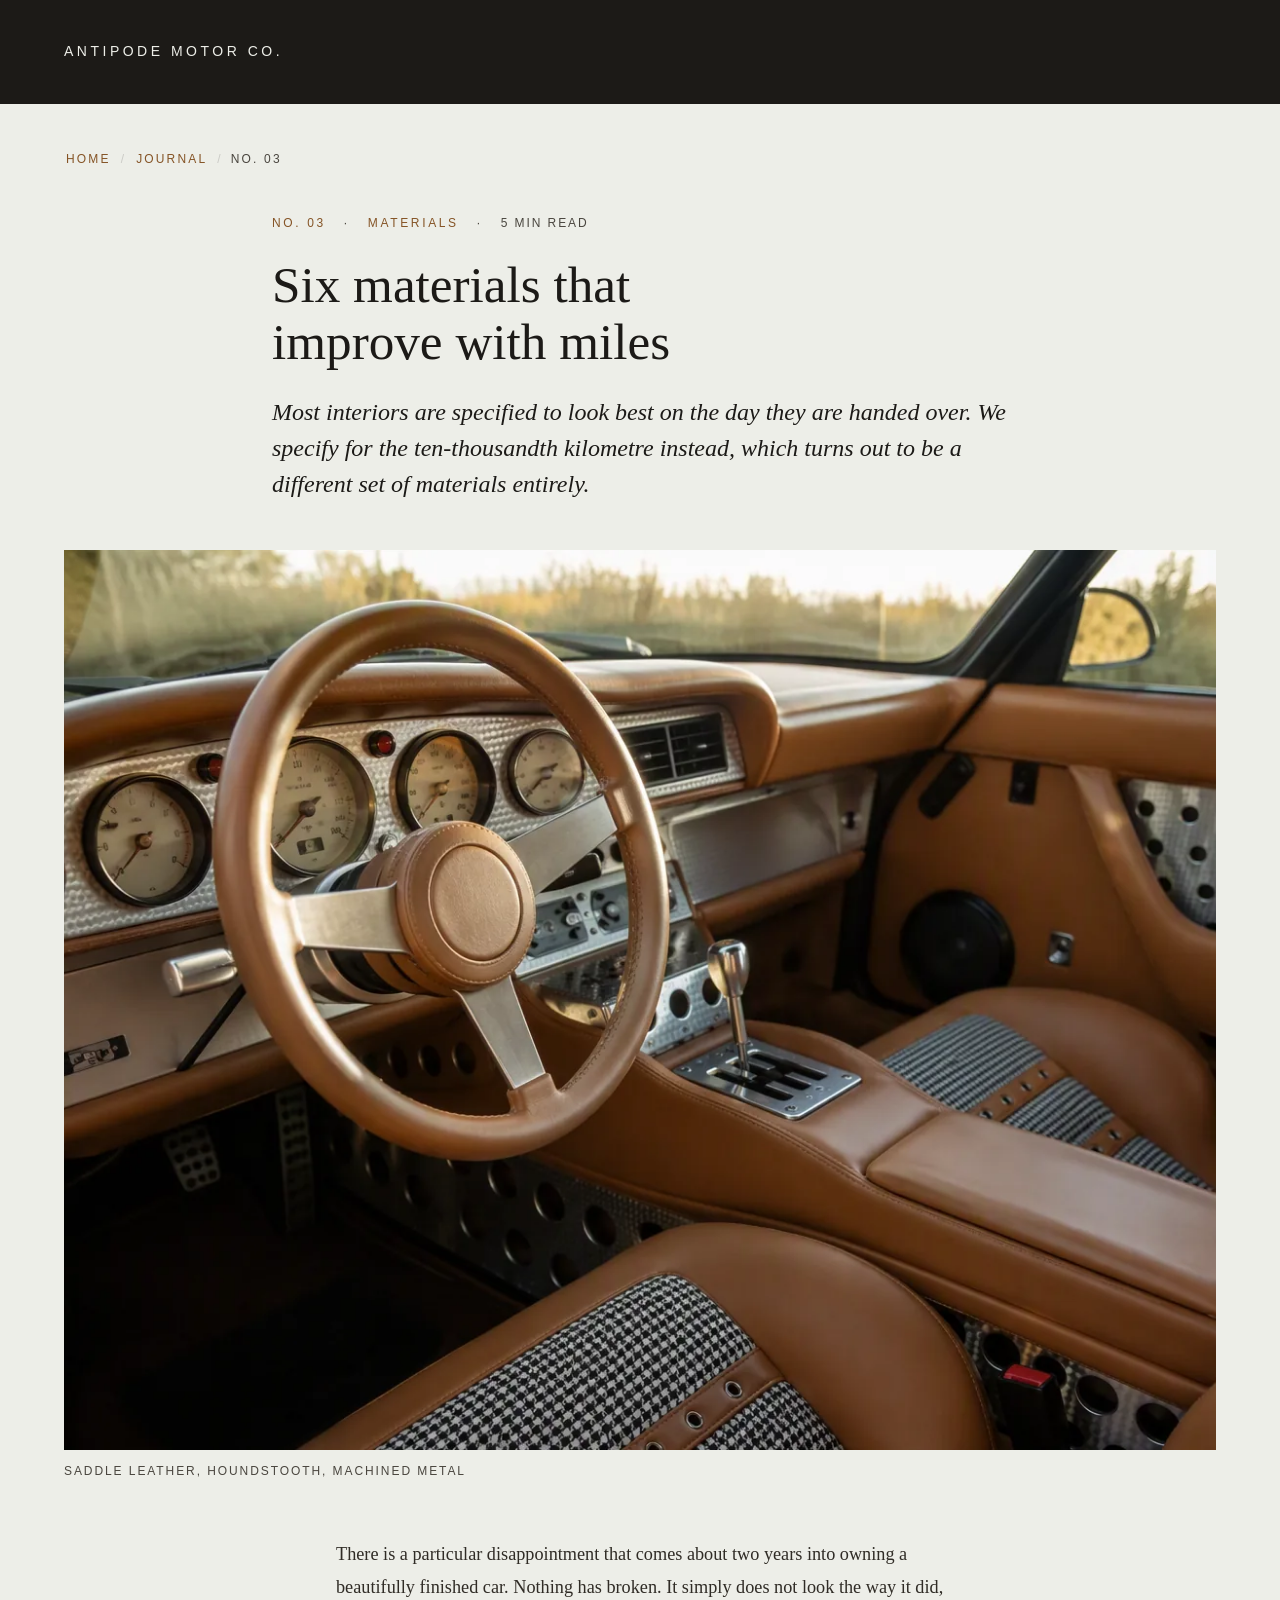
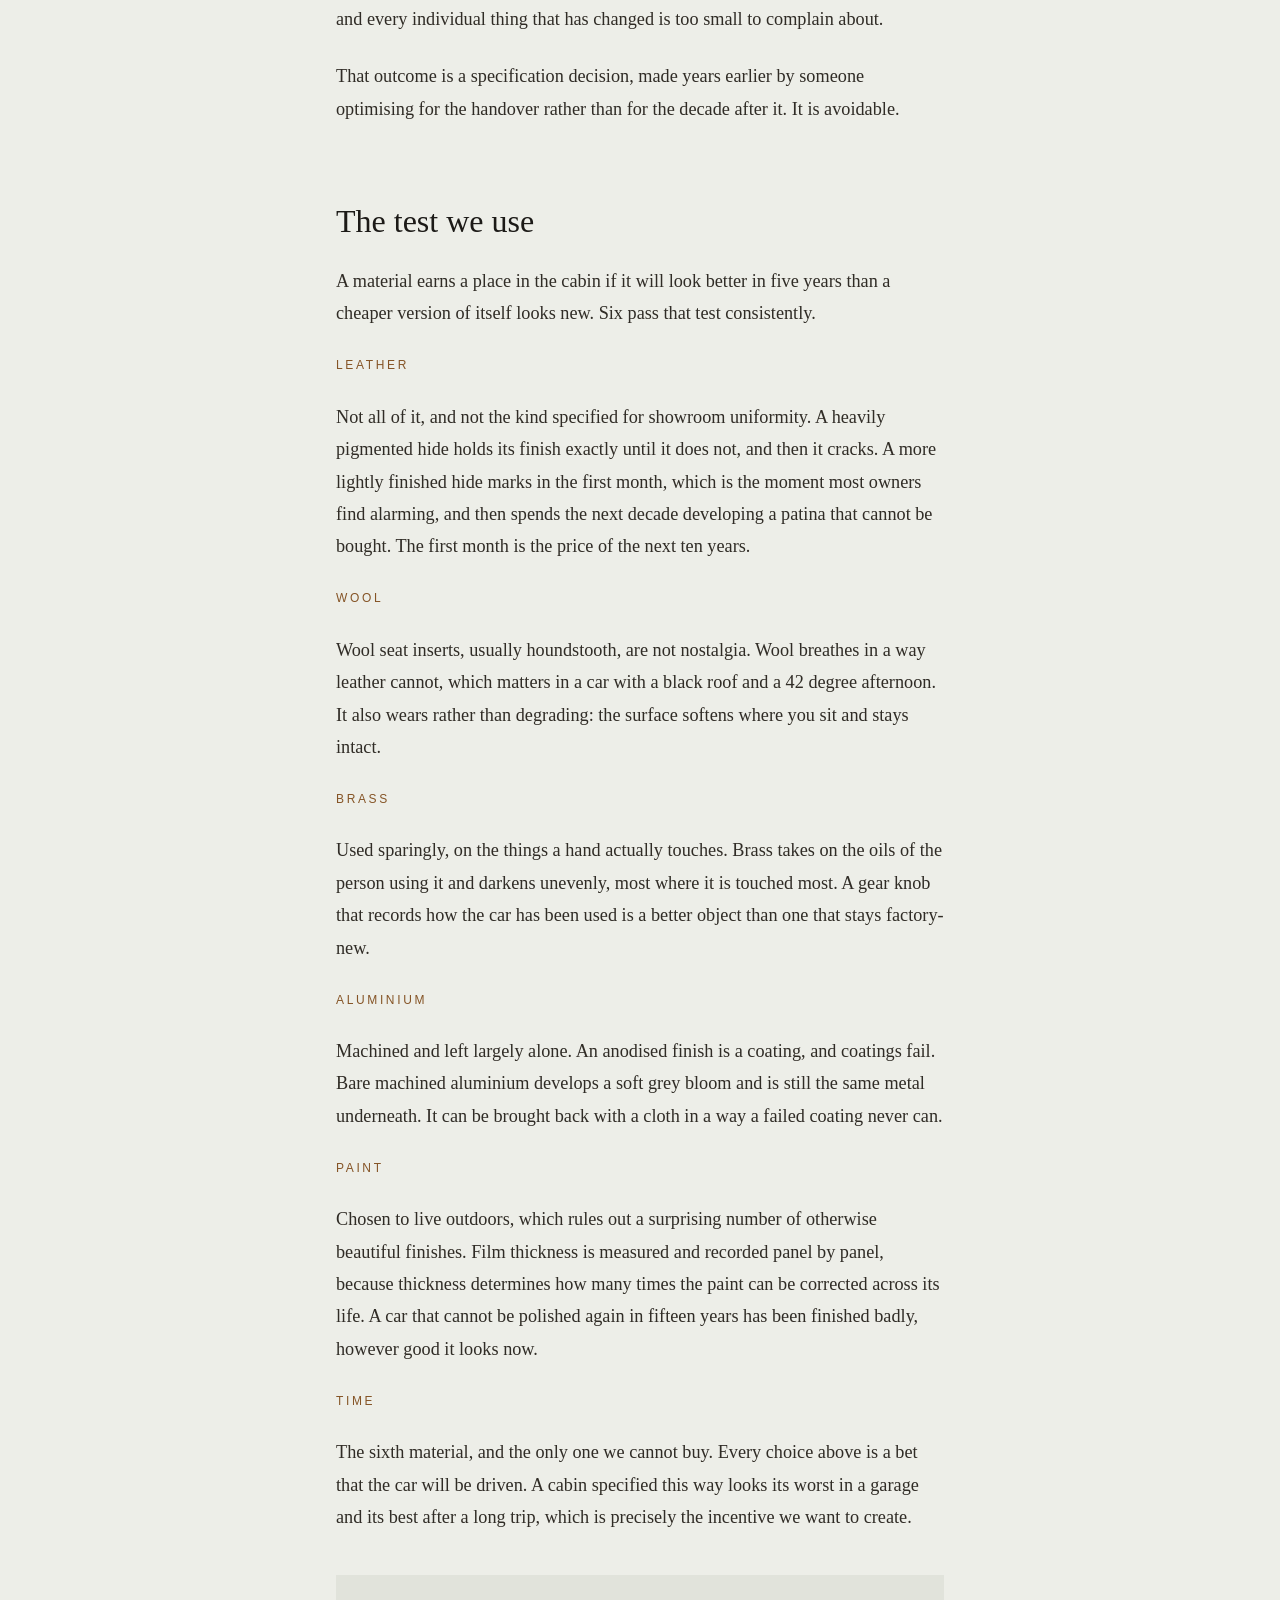
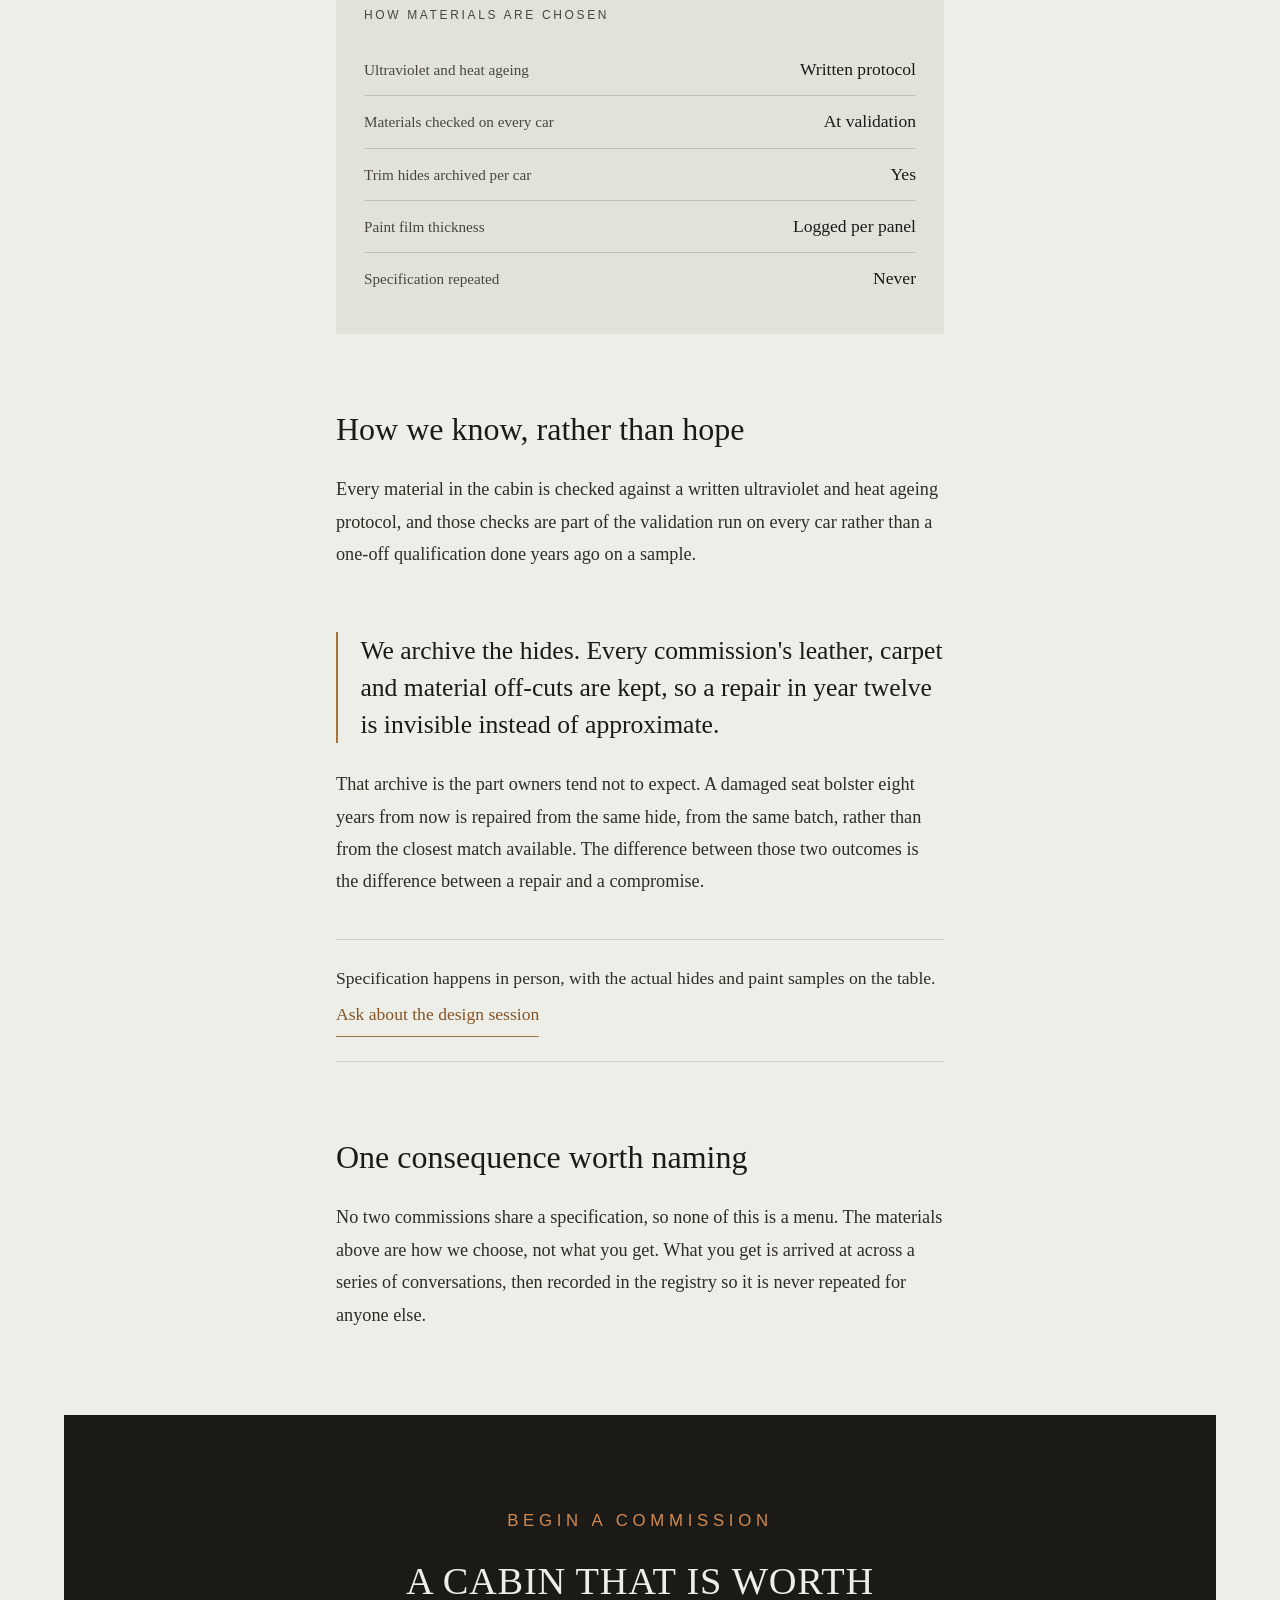
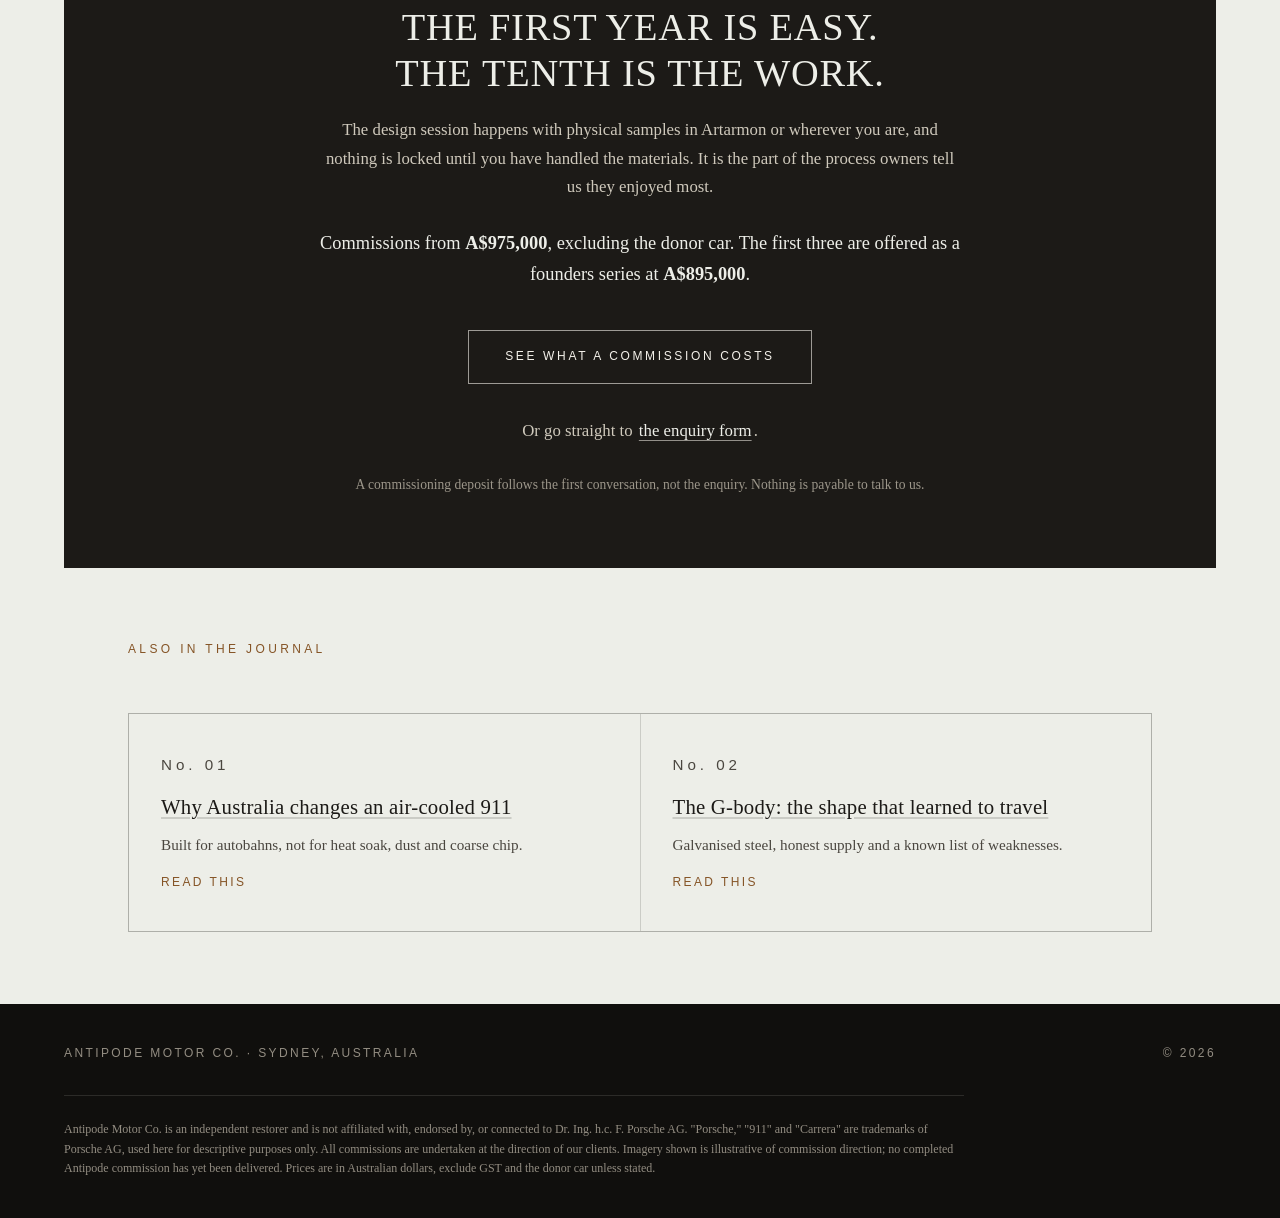
<file: web/journal/six-materials-that-improve-with-miles.html>
<!DOCTYPE html>
<!-- Generated by web/build-pages.py. Edit the copy there, not here. -->
<html lang="en-AU">
  <head>
    <meta charset="utf-8" />
    <meta name="viewport" content="width=device-width, initial-scale=1" />
    <title>Six Materials That Improve With Miles | Antipode Journal</title>
    <meta name="description" content="Leather, wool, brass, aluminium, paint and time. Choosing materials that age into a car rather than away from it, and the protocol that proves they will." />
    <link rel="canonical" href="/journal/six-materials-that-improve-with-miles" />
    <meta name="theme-color" content="#edeee8" />

    <meta property="og:type" content="article" />
    <meta property="og:site_name" content="Antipode Motor Co." />
    <meta property="og:locale" content="en_AU" />
    <meta property="og:title" content="Six materials that improve with miles" />
    <meta property="og:description" content="Most interiors are specified to look best on the day they are handed over. We specify for the ten-thousandth kilometre instead, which turns out to be a different set of materials entirely." />
    <meta property="og:image" content="/assets/og/antipode-og.jpg" />
    <meta property="og:image:width" content="1200" />
    <meta property="og:image:height" content="630" />
    <meta name="twitter:card" content="summary_large_image" />
    <meta name="twitter:title" content="Six materials that improve with miles" />
    <meta name="twitter:description" content="Most interiors are specified to look best on the day they are handed over. We specify for the ten-thousandth kilometre instead, which turns out to be a different set of materials entirely." />
    <meta name="twitter:image" content="/assets/og/antipode-og.jpg" />
    <link
      rel="icon"
      href="data:image/svg+xml,%3Csvg xmlns='http://www.w3.org/2000/svg' viewBox='0 0 32 32'%3E%3Crect width='32' height='32' fill='%231c1a17'/%3E%3Ccircle cx='16' cy='16' r='7' fill='none' stroke='%23a5713d' stroke-width='2.5'/%3E%3Ccircle cx='16' cy='16' r='2' fill='%23f4f1ea'/%3E%3C/svg%3E"
    />
    <link rel="stylesheet" href="../styles.css" />

    <script type="application/ld+json">
      {
        "@context": "https://schema.org",
        "@type": "Article",
        "headline": "Six materials that improve with miles",
        "description": "Leather, wool, brass, aluminium, paint and time. Choosing materials that age into a car rather than away from it, and the protocol that proves they will.",
        "inLanguage": "en-AU",
        "isPartOf": { "@type": "Blog", "name": "The Antipode Journal" },
        "publisher": { "@type": "Organization", "name": "Antipode Motor Co." }
      }
    </script>
  </head>
  <body>
    <a class="skip" href="#article">Skip to content</a>

    <nav class="nav-solid" aria-label="Primary">
      <a class="wordmark" href="../">Antipode Motor Co.</a>
      <details class="menu">
        <summary>Menu</summary>
        <ul>
          <li><a href="../#philosophy">Philosophy</a></li>
          <li><a href="../#car">The Car</a></li>
          <li><a href="../#build">The Build</a></li>
          <li><a href="./" aria-current="page">Journal</a></li>
          <li><a href="../commission/">Commission</a></li>
        </ul>
      </details>
    </nav>

    <p class="breadcrumb">
      <a href="../">Home</a><span>/</span><a href="./">Journal</a><span>/</span>No.
      03
    </p>

    <main>
    <article class="article" id="article">
      <div class="article-head">
        <p class="article-meta">
          <span>No. 03</span><span class="dot">&middot;</span>
          <span>Materials</span><span class="dot">&middot;</span>
          <span class="read">5 min read</span>
        </p>
        <h1>Six materials that improve with miles</h1>
        <p class="standfirst">Most interiors are specified to look best on the day they are handed over. We specify for the ten-thousandth kilometre instead, which turns out to be a different set of materials entirely.</p>
      </div>

      <figure class="article-figure">
          <picture>
            <source
              type="image/webp"
              srcset="../assets/img/interior-tan@900.webp 900w, ../assets/img/interior-tan.webp 1600w"
              sizes="(max-width: 1200px) 100vw, 1200px"
            />
            <img
              src="../assets/img/interior-tan.jpg"
              srcset="../assets/img/interior-tan@900.jpg 900w, ../assets/img/interior-tan.jpg 1600w"
              sizes="(max-width: 1200px) 100vw, 1200px"
              alt="Cabin of an Antipode commission in saddle leather with houndstooth seat inserts and machined metal."
              width="1600"
              height="900" loading="lazy"
              decoding="async"
            />
          </picture>
        <figcaption>Saddle leather, houndstooth, machined metal</figcaption>
      </figure>

      <div class="article-body">
          <p>There is a particular disappointment that comes about two years into owning a beautifully finished car. Nothing has broken. It simply does not look the way it did, and every individual thing that has changed is too small to complain about.</p>
          <p>That outcome is a specification decision, made years earlier by someone optimising for the handover rather than for the decade after it. It is avoidable.</p>
          <h2>The test we use</h2>
          <p>A material earns a place in the cabin if it will look better in five years than a cheaper version of itself looks new. Six pass that test consistently.</p>
          <h3>Leather</h3>
          <p>Not all of it, and not the kind specified for showroom uniformity. A heavily pigmented hide holds its finish exactly until it does not, and then it cracks. A more lightly finished hide marks in the first month, which is the moment most owners find alarming, and then spends the next decade developing a patina that cannot be bought. The first month is the price of the next ten years.</p>
          <h3>Wool</h3>
          <p>Wool seat inserts, usually houndstooth, are not nostalgia. Wool breathes in a way leather cannot, which matters in a car with a black roof and a 42 degree afternoon. It also wears rather than degrading: the surface softens where you sit and stays intact.</p>
          <h3>Brass</h3>
          <p>Used sparingly, on the things a hand actually touches. Brass takes on the oils of the person using it and darkens unevenly, most where it is touched most. A gear knob that records how the car has been used is a better object than one that stays factory-new.</p>
          <h3>Aluminium</h3>
          <p>Machined and left largely alone. An anodised finish is a coating, and coatings fail. Bare machined aluminium develops a soft grey bloom and is still the same metal underneath. It can be brought back with a cloth in a way a failed coating never can.</p>
          <h3>Paint</h3>
          <p>Chosen to live outdoors, which rules out a surprising number of otherwise beautiful finishes. Film thickness is measured and recorded panel by panel, because thickness determines how many times the paint can be corrected across its life. A car that cannot be polished again in fifteen years has been finished badly, however good it looks now.</p>
          <h3>Time</h3>
          <p>The sixth material, and the only one we cannot buy. Every choice above is a bet that the car will be driven. A cabin specified this way looks its worst in a garage and its best after a long trip, which is precisely the incentive we want to create.</p>
          <aside class="facts">
            <p class="facts-title">How materials are chosen</p>
            <dl>
              <div><dt>Ultraviolet and heat ageing</dt><dd>Written protocol</dd></div>
              <div><dt>Materials checked on every car</dt><dd>At validation</dd></div>
              <div><dt>Trim hides archived per car</dt><dd>Yes</dd></div>
              <div><dt>Paint film thickness</dt><dd>Logged per panel</dd></div>
              <div><dt>Specification repeated</dt><dd>Never</dd></div>
            </dl>
          </aside>
          <h2>How we know, rather than hope</h2>
          <p>Every material in the cabin is checked against a written ultraviolet and heat ageing protocol, and those checks are part of the validation run on every car rather than a one-off qualification done years ago on a sample.</p>
          <blockquote class="pull">We archive the hides. Every commission's leather, carpet and material off-cuts are kept, so a repair in year twelve is invisible instead of approximate.</blockquote>
          <p>That archive is the part owners tend not to expect. A damaged seat bolster eight years from now is repaired from the same hide, from the same batch, rather than from the closest match available. The difference between those two outcomes is the difference between a repair and a compromise.</p>
          <aside class="aside-cta">
            <p>Specification happens in person, with the actual hides and paint samples on the table. <a href="../#enquire">Ask about the design session</a></p>
          </aside>
          <h2>One consequence worth naming</h2>
          <p>No two commissions share a specification, so none of this is a menu. The materials above are how we choose, not what you get. What you get is arrived at across a series of conversations, then recorded in the registry so it is never repeated for anyone else.</p>
      </div>

      <div class="article-close">
        <div class="inner">
          <p class="eyebrow-2">Begin a Commission</p>
          <h2>A cabin that is worth the first year is easy. The tenth is the work.</h2>
          <p>The design session happens with physical samples in Artarmon or wherever you are, and nothing is locked until you have handled the materials. It is the part of the process owners tell us they enjoyed most.</p>
          <p class="price-line">Commissions from <b>A$975,000</b>, excluding the donor car. The first three are offered as a founders series at <b>A$895,000</b>.</p>
          <a class="btn" href="../commission/">See what a commission costs</a>
          <p class="alt-contact alt-contact--dark">
            Or go straight to <a href="../commission/#enquire">the enquiry form</a>.
          </p>
          <p class="fineprint">A commissioning deposit follows the first conversation, not the enquiry. Nothing is payable to talk to us.</p>
        </div>
      </div>

      <section class="related">
        <div class="related-head">
          <p class="eyebrow-2">Also in the Journal</p>
        </div>
        <div class="wrap-wide">
          <div class="journal-grid">
            <a class="j-card" href="why-australia-changes-an-air-cooled-911">
              <p class="j-no">No. 01</p>
              <h3>Why Australia changes an air-cooled 911</h3>
              <p>Built for autobahns, not for heat soak, dust and coarse chip.</p>
              <p class="j-more">Read this</p>
            </a>
            <a class="j-card" href="the-g-body-that-learned-to-travel">
              <p class="j-no">No. 02</p>
              <h3>The G-body: the shape that learned to travel</h3>
              <p>Galvanised steel, honest supply and a known list of weaknesses.</p>
              <p class="j-more">Read this</p>
            </a>
          </div>
        </div>
      </section>
    </article>
    </main>

    <footer>
      <div class="footer-top">
        <span>Antipode Motor Co. &middot; Sydney, Australia</span>
        <span>&copy; 2026</span>
      </div>
      <p class="disclaimer">Antipode Motor Co. is an independent restorer and is not affiliated with, endorsed by, or connected to Dr. Ing. h.c. F. Porsche AG. &quot;Porsche,&quot; &quot;911&quot; and &quot;Carrera&quot; are trademarks of Porsche AG, used here for descriptive purposes only. All commissions are undertaken at the direction of our clients. Imagery shown is illustrative of commission direction; no completed Antipode commission has yet been delivered. Prices are in Australian dollars, exclude GST and the donor car unless stated.</p>
    </footer>
  </body>
</html>
</file>
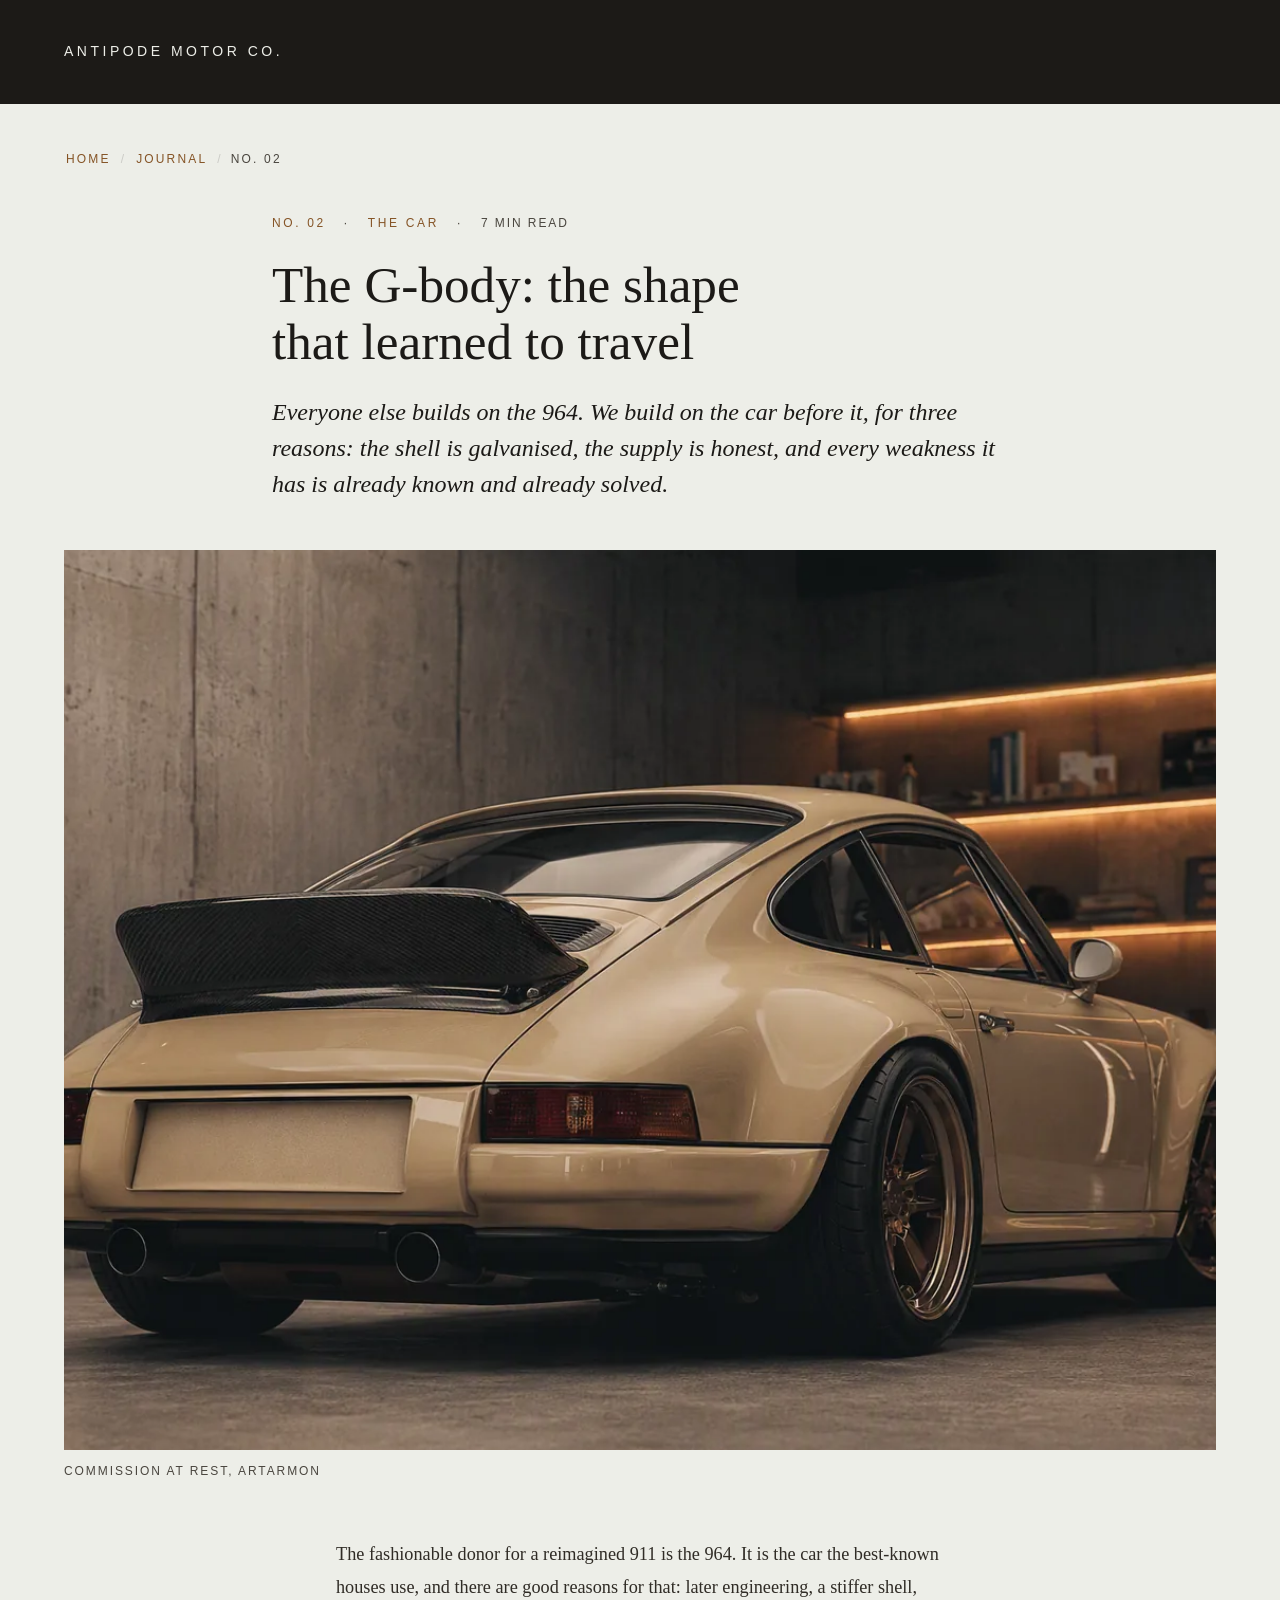
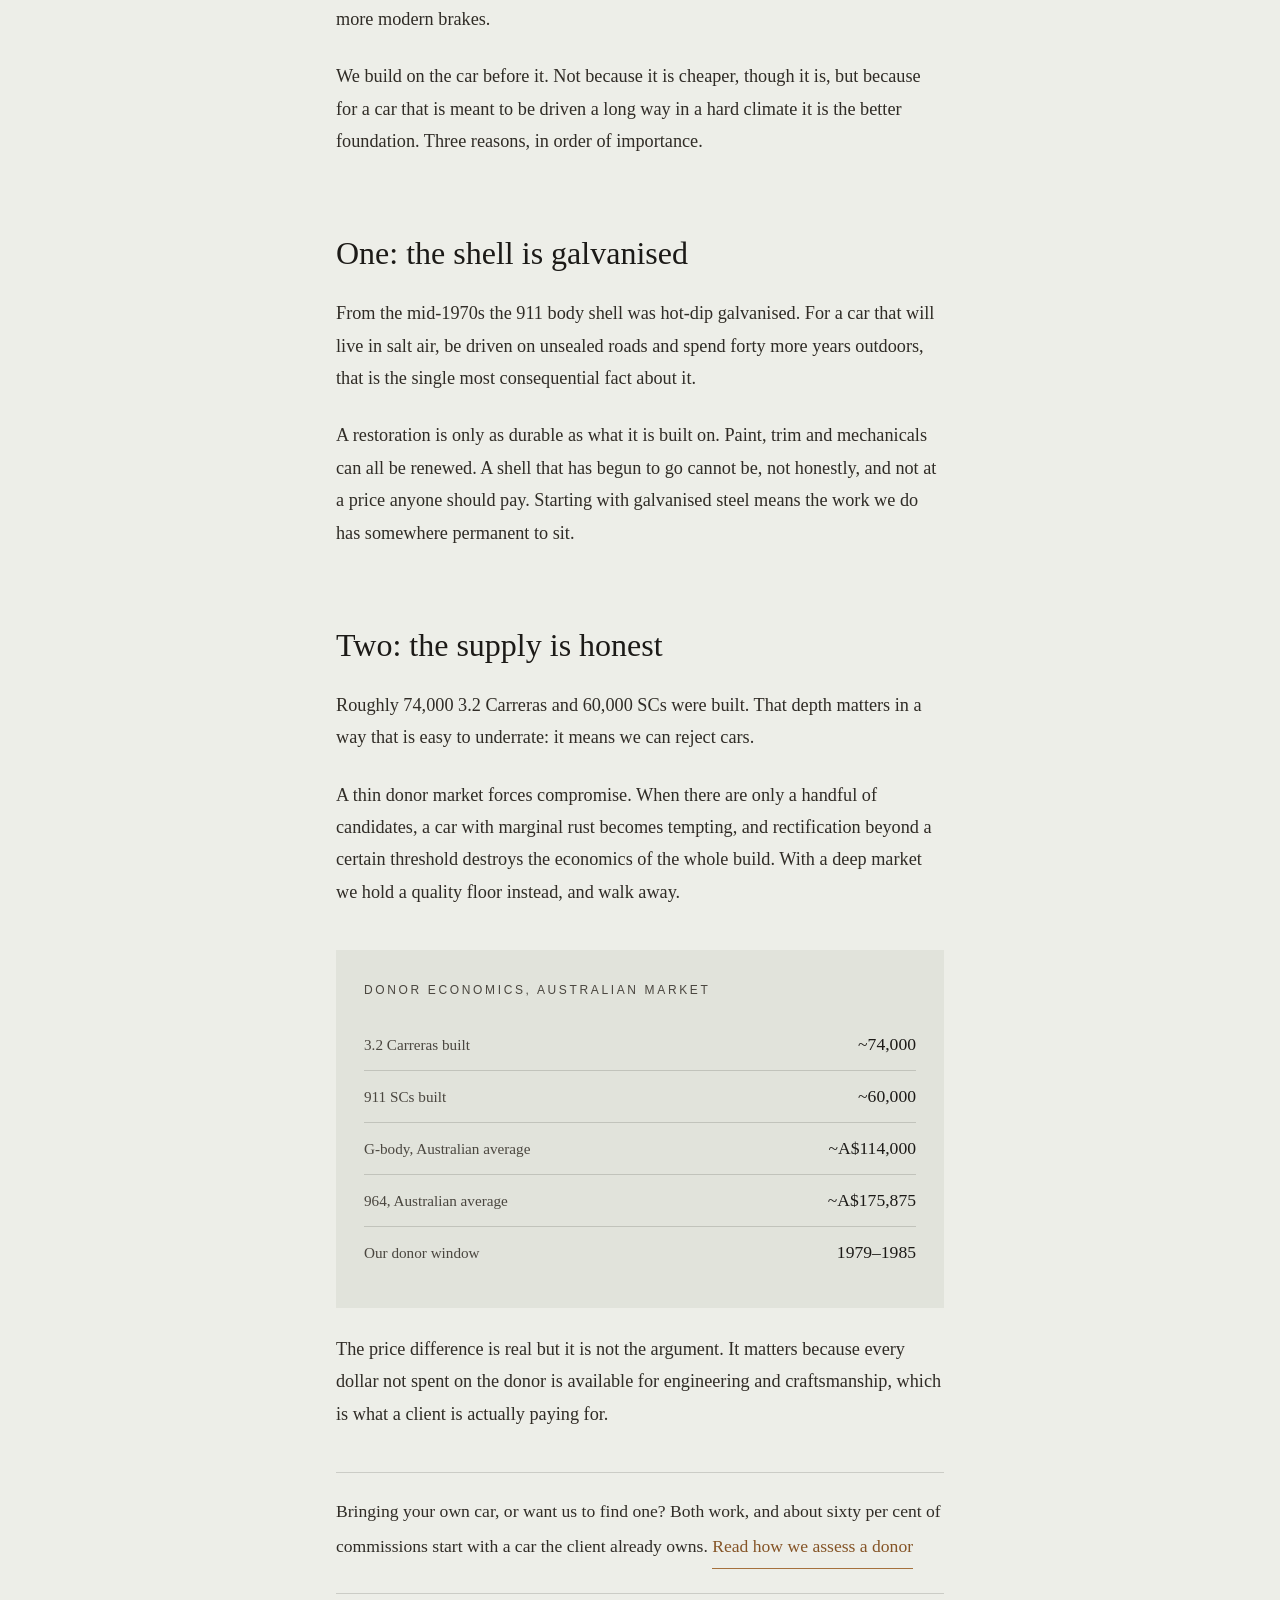
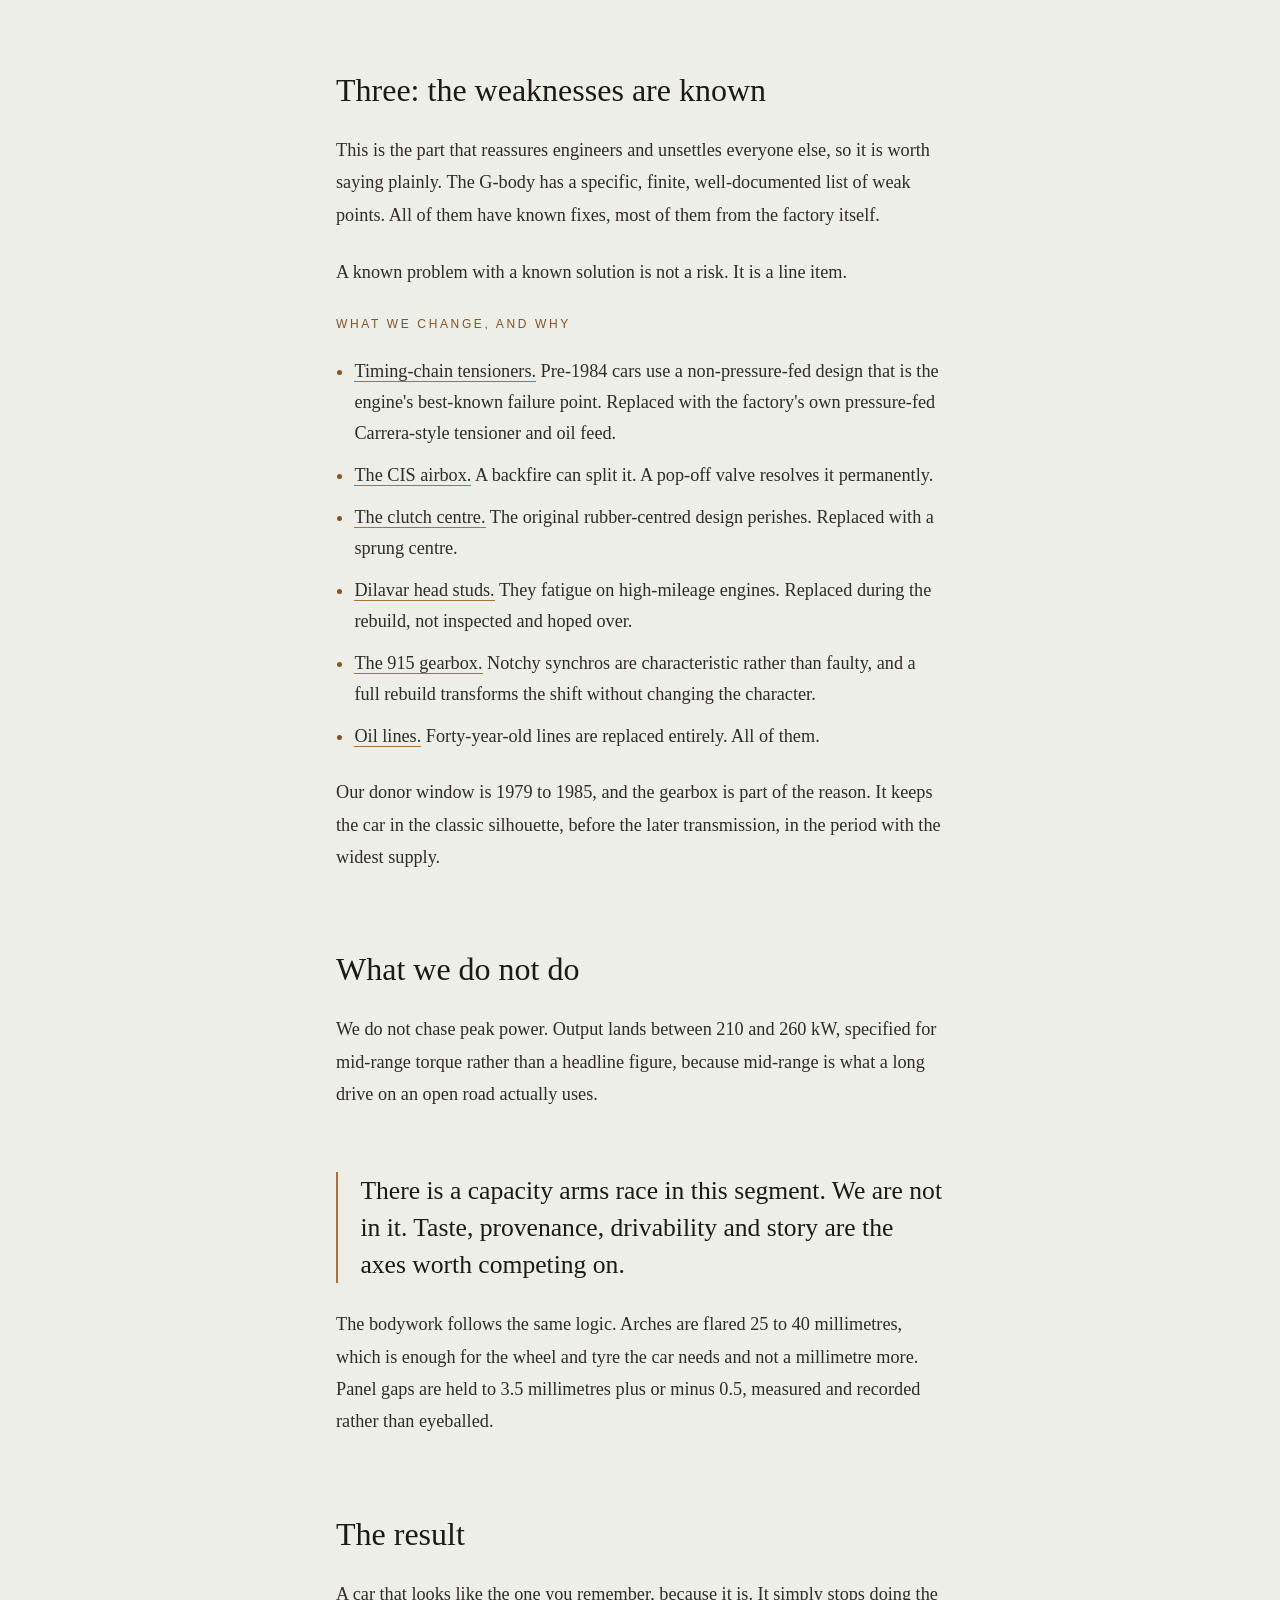
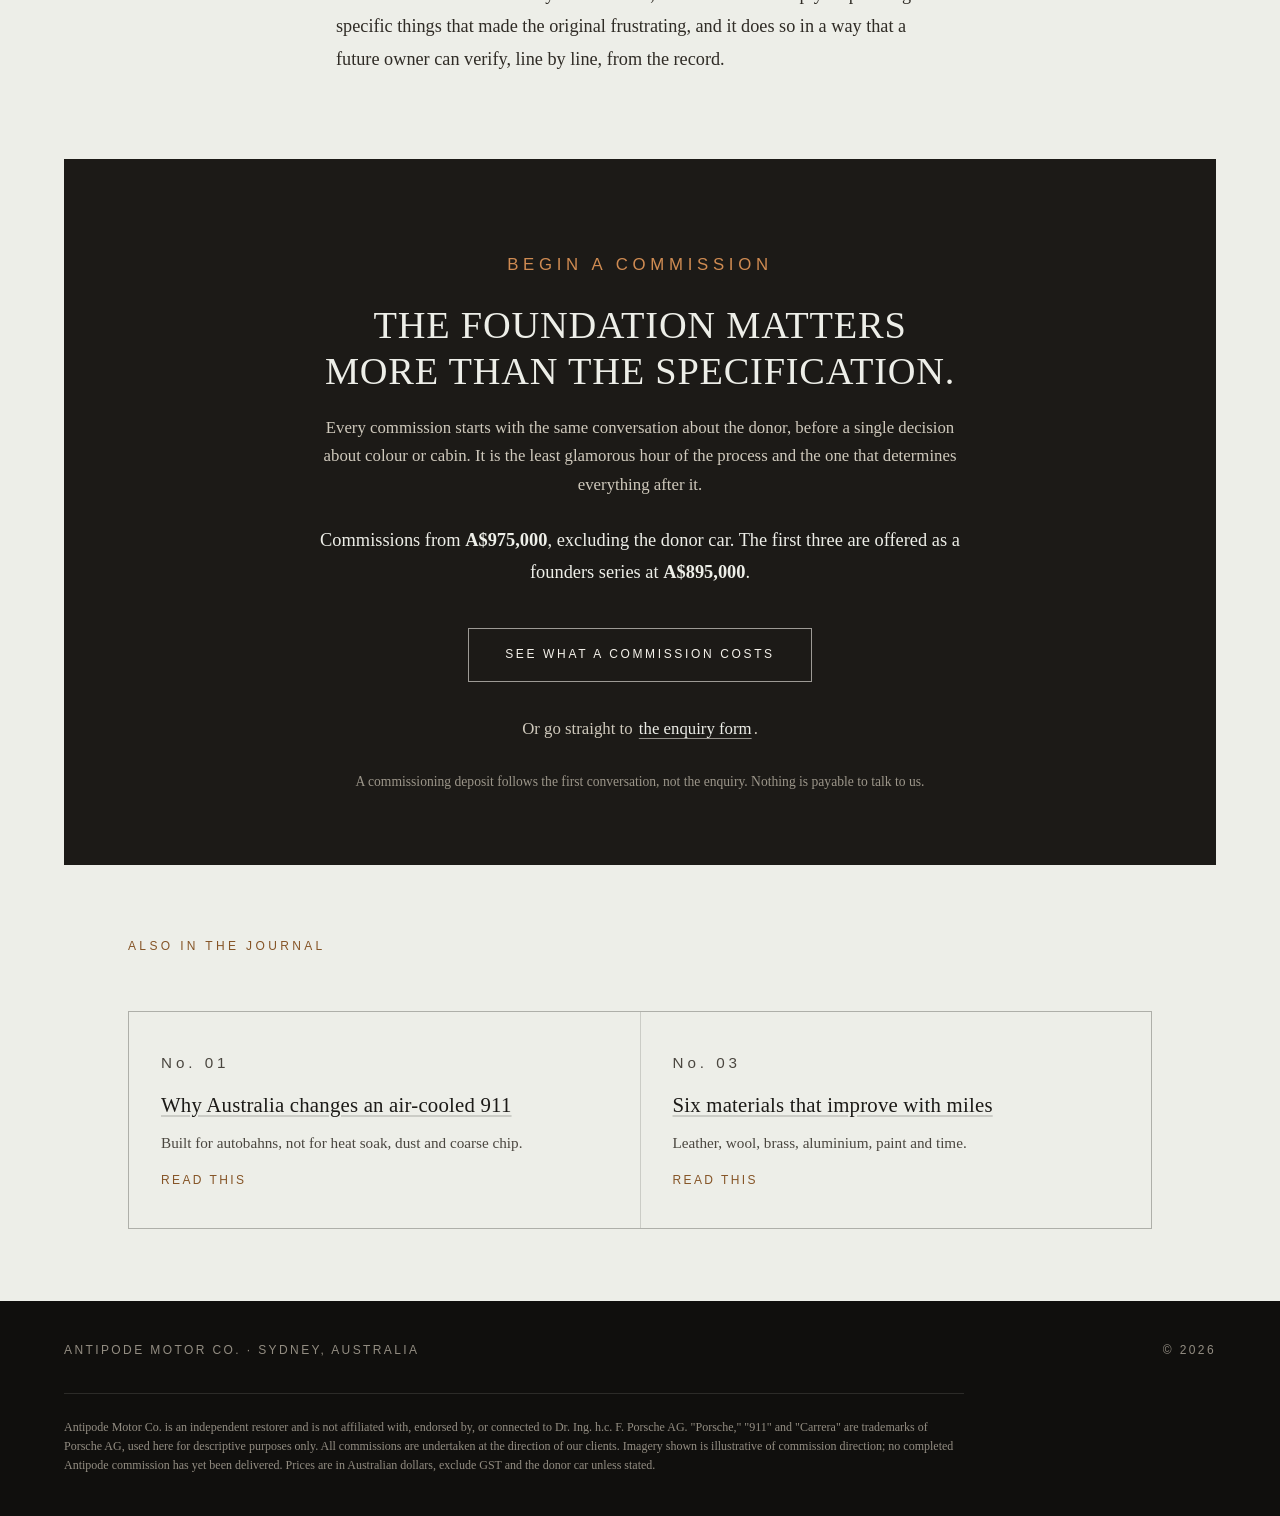
<file: web/journal/the-g-body-that-learned-to-travel.html>
<!DOCTYPE html>
<!-- Generated by web/build-pages.py. Edit the copy there, not here. -->
<html lang="en-AU">
  <head>
    <meta charset="utf-8" />
    <meta name="viewport" content="width=device-width, initial-scale=1" />
    <title>The G-Body 911: Why 1979 to 1985 | Antipode Journal</title>
    <meta name="description" content="Galvanised steel, honest supply and a known list of weaknesses. Why the 1979 to 1985 911 is the right foundation for a car meant to be driven hard." />
    <link rel="canonical" href="/journal/the-g-body-that-learned-to-travel" />
    <meta name="theme-color" content="#edeee8" />

    <meta property="og:type" content="article" />
    <meta property="og:site_name" content="Antipode Motor Co." />
    <meta property="og:locale" content="en_AU" />
    <meta property="og:title" content="The G-body: the shape that learned to travel" />
    <meta property="og:description" content="Everyone else builds on the 964. We build on the car before it, for three reasons: the shell is galvanised, the supply is honest, and every weakness it has is already known and already solved." />
    <meta property="og:image" content="/assets/og/antipode-og.jpg" />
    <meta property="og:image:width" content="1200" />
    <meta property="og:image:height" content="630" />
    <meta name="twitter:card" content="summary_large_image" />
    <meta name="twitter:title" content="The G-body: the shape that learned to travel" />
    <meta name="twitter:description" content="Everyone else builds on the 964. We build on the car before it, for three reasons: the shell is galvanised, the supply is honest, and every weakness it has is already known and already solved." />
    <meta name="twitter:image" content="/assets/og/antipode-og.jpg" />
    <link
      rel="icon"
      href="data:image/svg+xml,%3Csvg xmlns='http://www.w3.org/2000/svg' viewBox='0 0 32 32'%3E%3Crect width='32' height='32' fill='%231c1a17'/%3E%3Ccircle cx='16' cy='16' r='7' fill='none' stroke='%23a5713d' stroke-width='2.5'/%3E%3Ccircle cx='16' cy='16' r='2' fill='%23f4f1ea'/%3E%3C/svg%3E"
    />
    <link rel="stylesheet" href="../styles.css" />

    <script type="application/ld+json">
      {
        "@context": "https://schema.org",
        "@type": "Article",
        "headline": "The G-body: the shape that learned to travel",
        "description": "Galvanised steel, honest supply and a known list of weaknesses. Why the 1979 to 1985 911 is the right foundation for a car meant to be driven hard.",
        "inLanguage": "en-AU",
        "isPartOf": { "@type": "Blog", "name": "The Antipode Journal" },
        "publisher": { "@type": "Organization", "name": "Antipode Motor Co." }
      }
    </script>
  </head>
  <body>
    <a class="skip" href="#article">Skip to content</a>

    <nav class="nav-solid" aria-label="Primary">
      <a class="wordmark" href="../">Antipode Motor Co.</a>
      <details class="menu">
        <summary>Menu</summary>
        <ul>
          <li><a href="../#philosophy">Philosophy</a></li>
          <li><a href="../#car">The Car</a></li>
          <li><a href="../#build">The Build</a></li>
          <li><a href="./" aria-current="page">Journal</a></li>
          <li><a href="../commission/">Commission</a></li>
        </ul>
      </details>
    </nav>

    <p class="breadcrumb">
      <a href="../">Home</a><span>/</span><a href="./">Journal</a><span>/</span>No.
      02
    </p>

    <main>
    <article class="article" id="article">
      <div class="article-head">
        <p class="article-meta">
          <span>No. 02</span><span class="dot">&middot;</span>
          <span>The Car</span><span class="dot">&middot;</span>
          <span class="read">7 min read</span>
        </p>
        <h1>The G-body: the shape that learned to travel</h1>
        <p class="standfirst">Everyone else builds on the 964. We build on the car before it, for three reasons: the shell is galvanised, the supply is honest, and every weakness it has is already known and already solved.</p>
      </div>

      <figure class="article-figure">
          <picture>
            <source
              type="image/webp"
              srcset="../assets/img/workshop-bone-rear-v2@900.webp 900w, ../assets/img/workshop-bone-rear-v2.webp 1600w"
              sizes="(max-width: 1200px) 100vw, 1200px"
            />
            <img
              src="../assets/img/workshop-bone-rear-v2.jpg"
              srcset="../assets/img/workshop-bone-rear-v2@900.jpg 900w, ../assets/img/workshop-bone-rear-v2.jpg 1600w"
              sizes="(max-width: 1200px) 100vw, 1200px"
              alt="Rear three-quarter of a bone Antipode commission at rest in the workshop, carbon ducktail and bronze wheels."
              width="1600"
              height="900" loading="lazy"
              decoding="async"
            />
          </picture>
        <figcaption>Commission at rest, Artarmon</figcaption>
      </figure>

      <div class="article-body">
          <p>The fashionable donor for a reimagined 911 is the 964. It is the car the best-known houses use, and there are good reasons for that: later engineering, a stiffer shell, more modern brakes.</p>
          <p>We build on the car before it. Not because it is cheaper, though it is, but because for a car that is meant to be driven a long way in a hard climate it is the better foundation. Three reasons, in order of importance.</p>
          <h2>One: the shell is galvanised</h2>
          <p>From the mid-1970s the 911 body shell was hot-dip galvanised. For a car that will live in salt air, be driven on unsealed roads and spend forty more years outdoors, that is the single most consequential fact about it.</p>
          <p>A restoration is only as durable as what it is built on. Paint, trim and mechanicals can all be renewed. A shell that has begun to go cannot be, not honestly, and not at a price anyone should pay. Starting with galvanised steel means the work we do has somewhere permanent to sit.</p>
          <h2>Two: the supply is honest</h2>
          <p>Roughly 74,000 3.2 Carreras and 60,000 SCs were built. That depth matters in a way that is easy to underrate: it means we can reject cars.</p>
          <p>A thin donor market forces compromise. When there are only a handful of candidates, a car with marginal rust becomes tempting, and rectification beyond a certain threshold destroys the economics of the whole build. With a deep market we hold a quality floor instead, and walk away.</p>
          <aside class="facts">
            <p class="facts-title">Donor economics, Australian market</p>
            <dl>
              <div><dt>3.2 Carreras built</dt><dd>~74,000</dd></div>
              <div><dt>911 SCs built</dt><dd>~60,000</dd></div>
              <div><dt>G-body, Australian average</dt><dd>~A$114,000</dd></div>
              <div><dt>964, Australian average</dt><dd>~A$175,875</dd></div>
              <div><dt>Our donor window</dt><dd>1979&ndash;1985</dd></div>
            </dl>
          </aside>
          <p>The price difference is real but it is not the argument. It matters because every dollar not spent on the donor is available for engineering and craftsmanship, which is what a client is actually paying for.</p>
          <aside class="aside-cta">
            <p>Bringing your own car, or want us to find one? Both work, and about sixty per cent of commissions start with a car the client already owns. <a href="a-car-begins-before-the-workshop">Read how we assess a donor</a></p>
          </aside>
          <h2>Three: the weaknesses are known</h2>
          <p>This is the part that reassures engineers and unsettles everyone else, so it is worth saying plainly. The G-body has a specific, finite, well-documented list of weak points. All of them have known fixes, most of them from the factory itself.</p>
          <p>A known problem with a known solution is not a risk. It is a line item.</p>
          <h3>What we change, and why</h3>
          <ul>
            <li><strong>Timing-chain tensioners.</strong> Pre-1984 cars use a non-pressure-fed design that is the engine's best-known failure point. Replaced with the factory's own pressure-fed Carrera-style tensioner and oil feed.</li>
            <li><strong>The CIS airbox.</strong> A backfire can split it. A pop-off valve resolves it permanently.</li>
            <li><strong>The clutch centre.</strong> The original rubber-centred design perishes. Replaced with a sprung centre.</li>
            <li><strong>Dilavar head studs.</strong> They fatigue on high-mileage engines. Replaced during the rebuild, not inspected and hoped over.</li>
            <li><strong>The 915 gearbox.</strong> Notchy synchros are characteristic rather than faulty, and a full rebuild transforms the shift without changing the character.</li>
            <li><strong>Oil lines.</strong> Forty-year-old lines are replaced entirely. All of them.</li>
          </ul>
          <p>Our donor window is 1979 to 1985, and the gearbox is part of the reason. It keeps the car in the classic silhouette, before the later transmission, in the period with the widest supply.</p>
          <h2>What we do not do</h2>
          <p>We do not chase peak power. Output lands between 210 and 260 kW, specified for mid-range torque rather than a headline figure, because mid-range is what a long drive on an open road actually uses.</p>
          <blockquote class="pull">There is a capacity arms race in this segment. We are not in it. Taste, provenance, drivability and story are the axes worth competing on.</blockquote>
          <p>The bodywork follows the same logic. Arches are flared 25 to 40 millimetres, which is enough for the wheel and tyre the car needs and not a millimetre more. Panel gaps are held to 3.5 millimetres plus or minus 0.5, measured and recorded rather than eyeballed.</p>
          <h2>The result</h2>
          <p>A car that looks like the one you remember, because it is. It simply stops doing the specific things that made the original frustrating, and it does so in a way that a future owner can verify, line by line, from the record.</p>
      </div>

      <div class="article-close">
        <div class="inner">
          <p class="eyebrow-2">Begin a Commission</p>
          <h2>The foundation matters more than the specification.</h2>
          <p>Every commission starts with the same conversation about the donor, before a single decision about colour or cabin. It is the least glamorous hour of the process and the one that determines everything after it.</p>
          <p class="price-line">Commissions from <b>A$975,000</b>, excluding the donor car. The first three are offered as a founders series at <b>A$895,000</b>.</p>
          <a class="btn" href="../commission/">See what a commission costs</a>
          <p class="alt-contact alt-contact--dark">
            Or go straight to <a href="../commission/#enquire">the enquiry form</a>.
          </p>
          <p class="fineprint">A commissioning deposit follows the first conversation, not the enquiry. Nothing is payable to talk to us.</p>
        </div>
      </div>

      <section class="related">
        <div class="related-head">
          <p class="eyebrow-2">Also in the Journal</p>
        </div>
        <div class="wrap-wide">
          <div class="journal-grid">
            <a class="j-card" href="why-australia-changes-an-air-cooled-911">
              <p class="j-no">No. 01</p>
              <h3>Why Australia changes an air-cooled 911</h3>
              <p>Built for autobahns, not for heat soak, dust and coarse chip.</p>
              <p class="j-more">Read this</p>
            </a>
            <a class="j-card" href="six-materials-that-improve-with-miles">
              <p class="j-no">No. 03</p>
              <h3>Six materials that improve with miles</h3>
              <p>Leather, wool, brass, aluminium, paint and time.</p>
              <p class="j-more">Read this</p>
            </a>
          </div>
        </div>
      </section>
    </article>
    </main>

    <footer>
      <div class="footer-top">
        <span>Antipode Motor Co. &middot; Sydney, Australia</span>
        <span>&copy; 2026</span>
      </div>
      <p class="disclaimer">Antipode Motor Co. is an independent restorer and is not affiliated with, endorsed by, or connected to Dr. Ing. h.c. F. Porsche AG. &quot;Porsche,&quot; &quot;911&quot; and &quot;Carrera&quot; are trademarks of Porsche AG, used here for descriptive purposes only. All commissions are undertaken at the direction of our clients. Imagery shown is illustrative of commission direction; no completed Antipode commission has yet been delivered. Prices are in Australian dollars, exclude GST and the donor car unless stated.</p>
    </footer>
  </body>
</html>
</file>
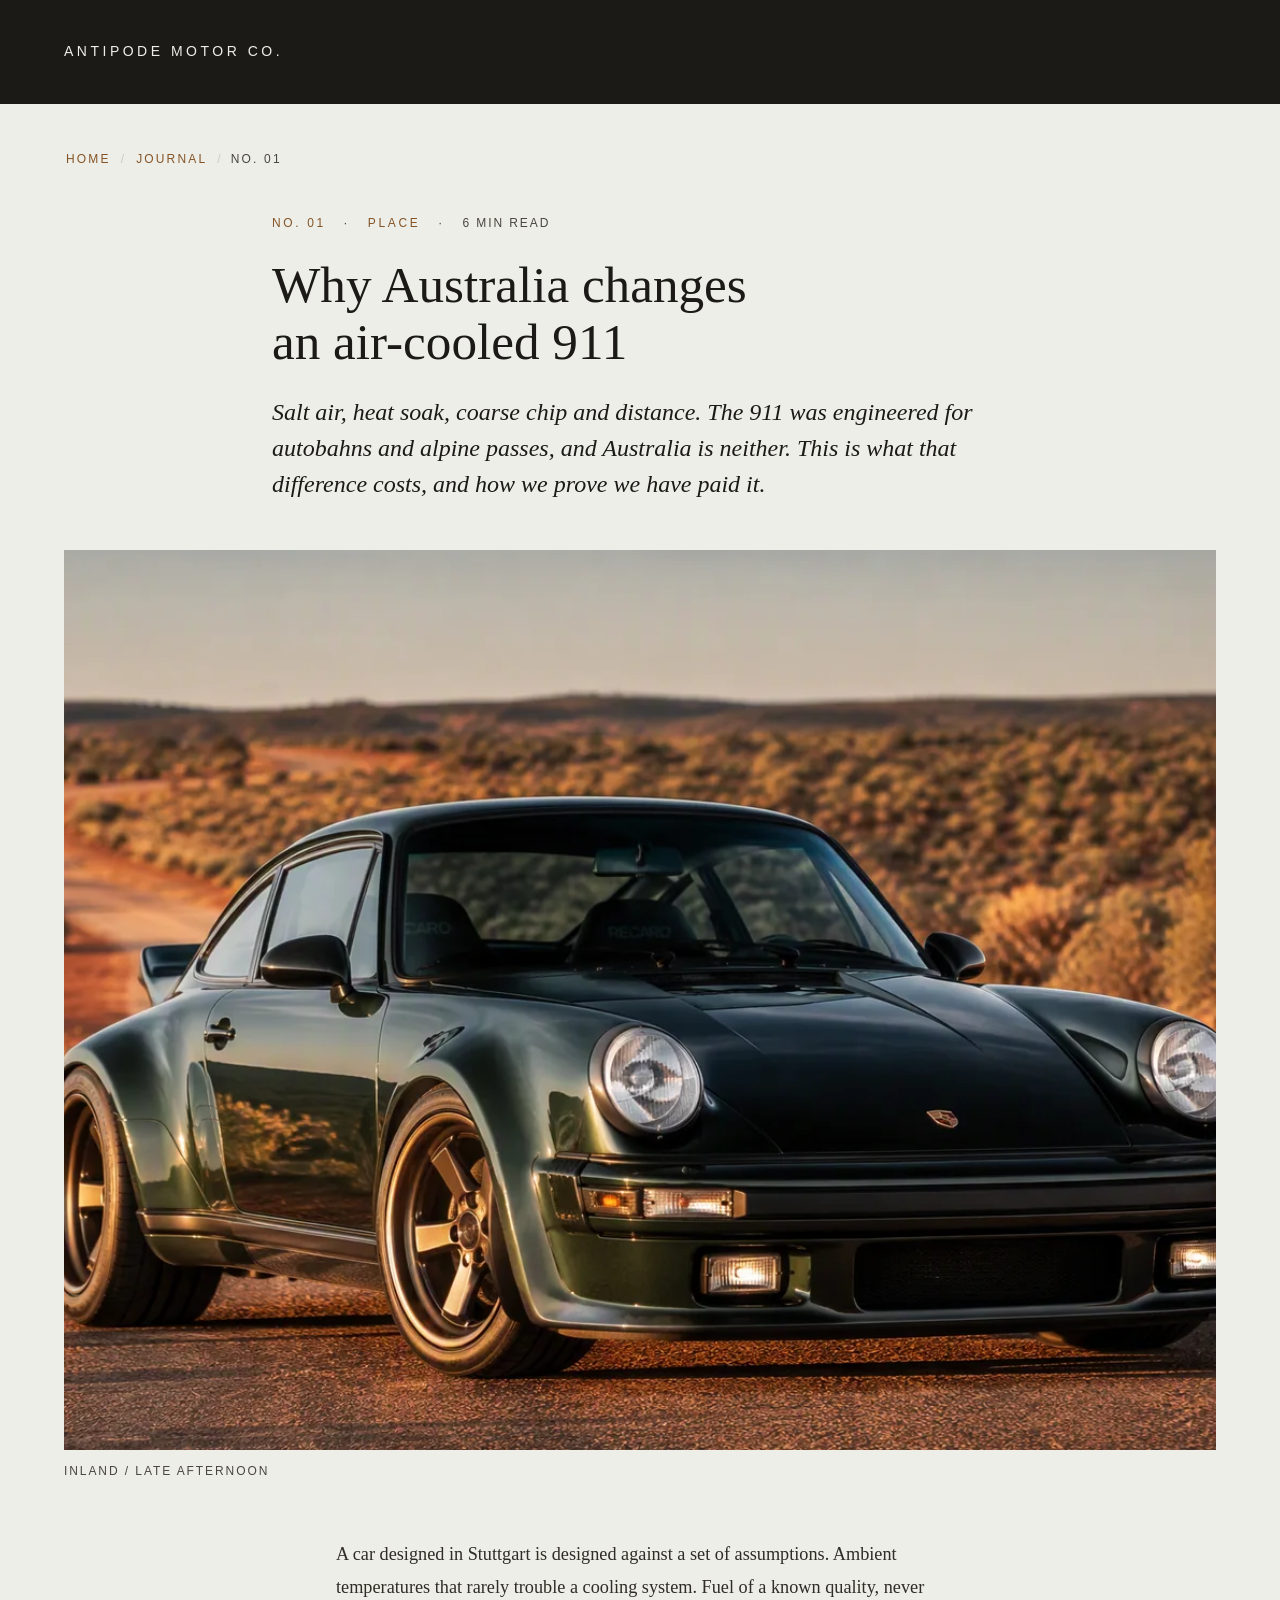
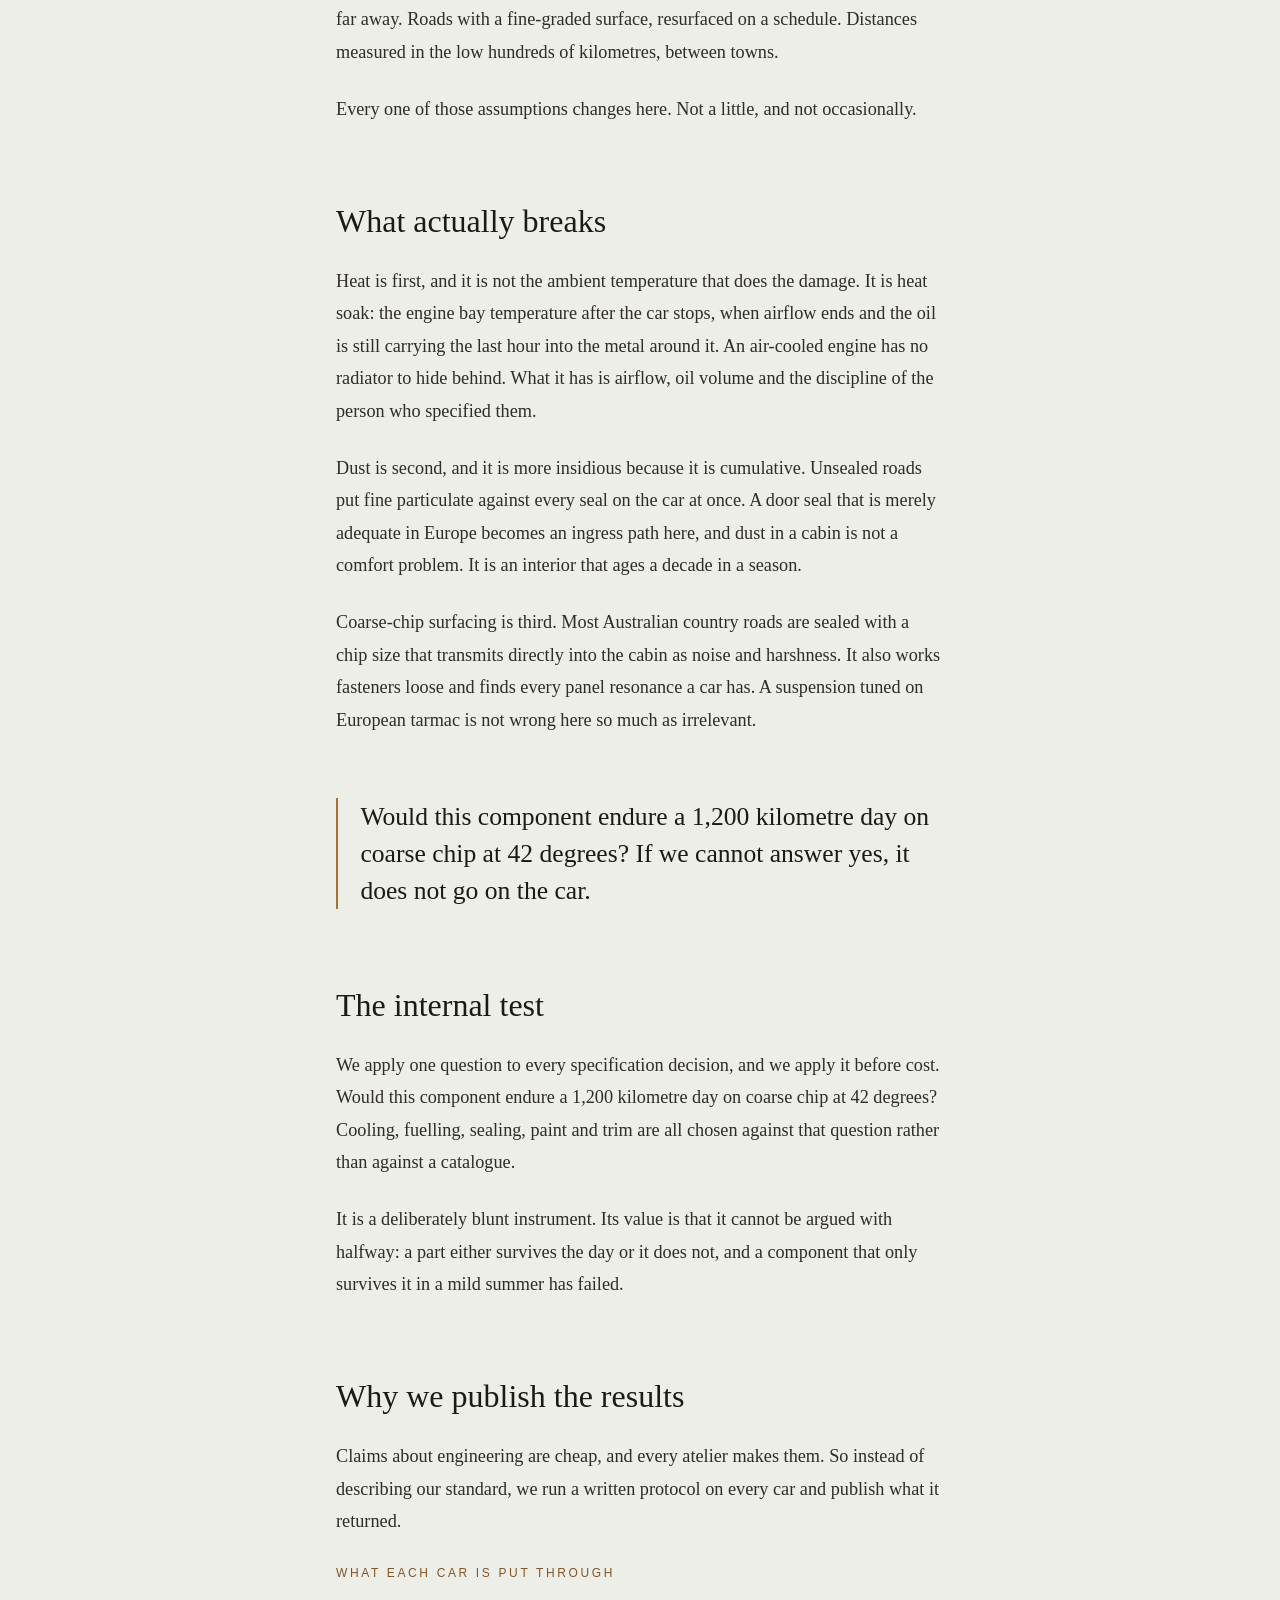
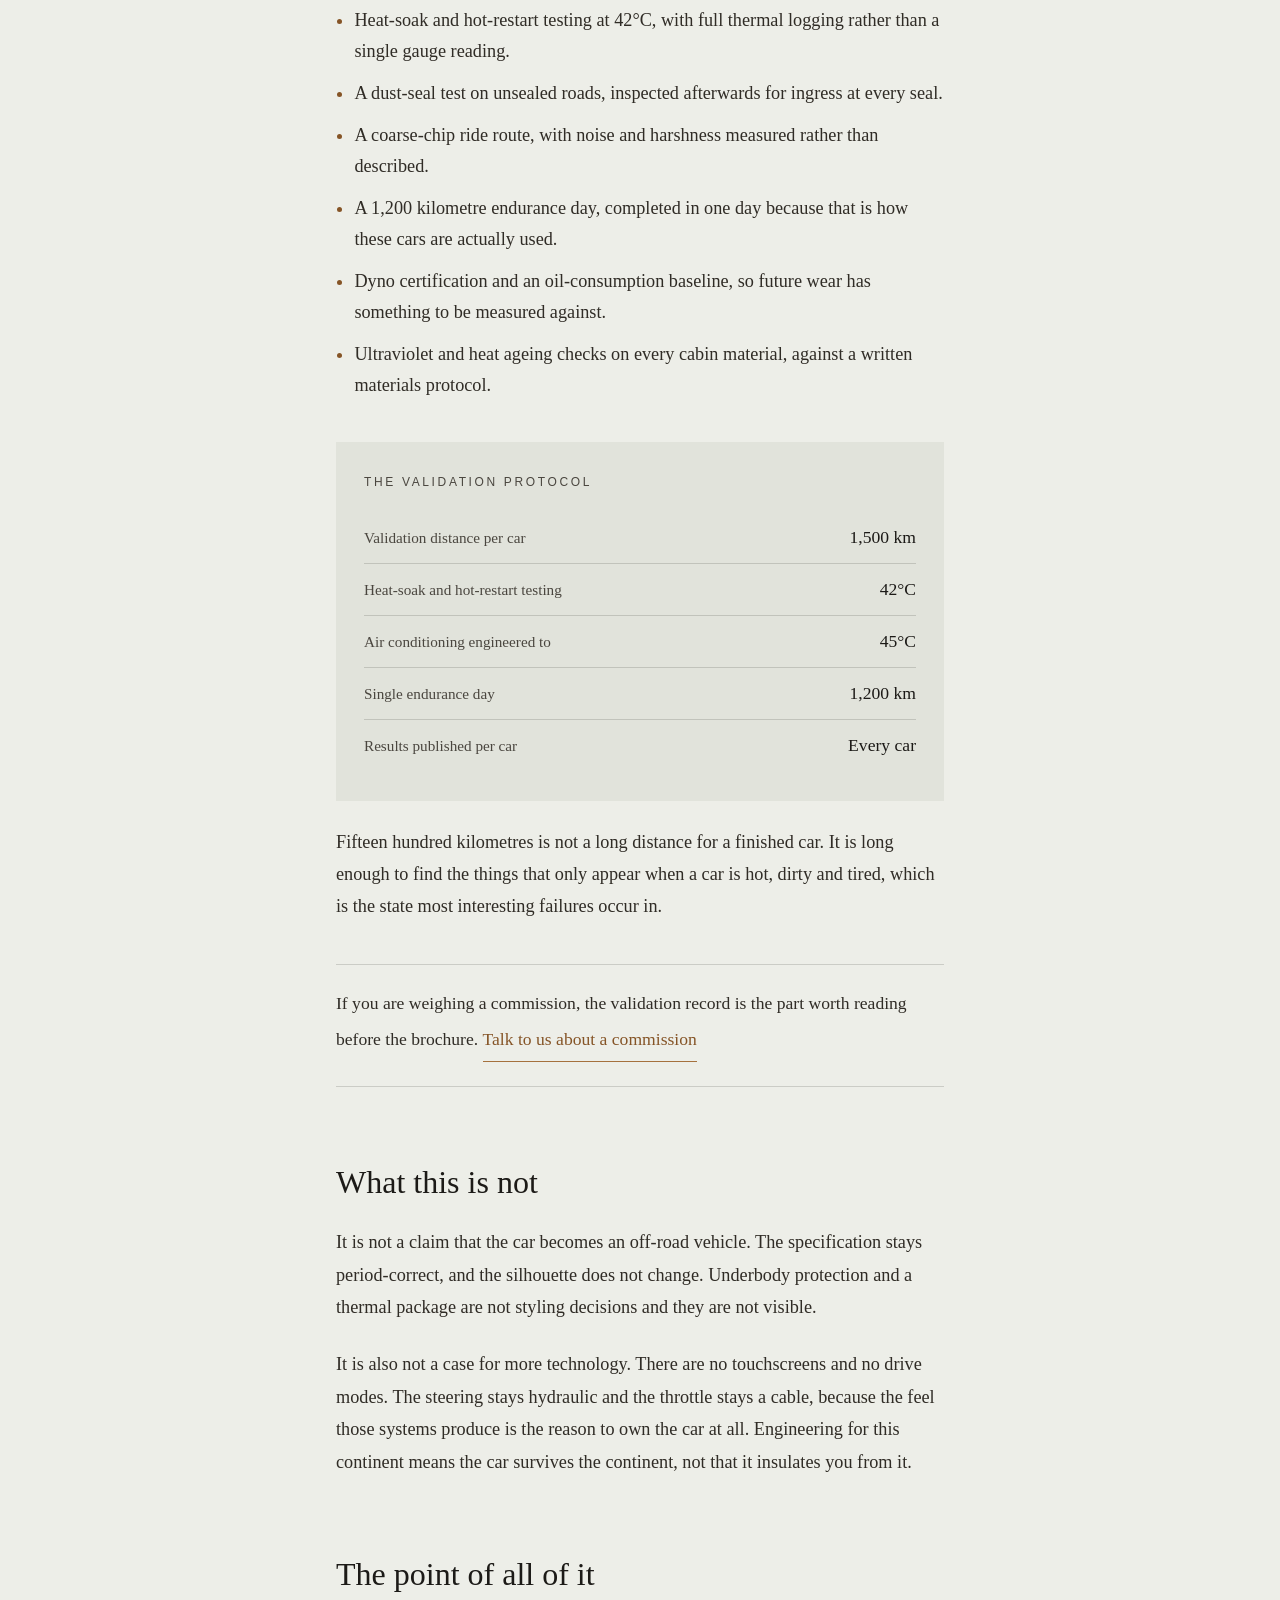
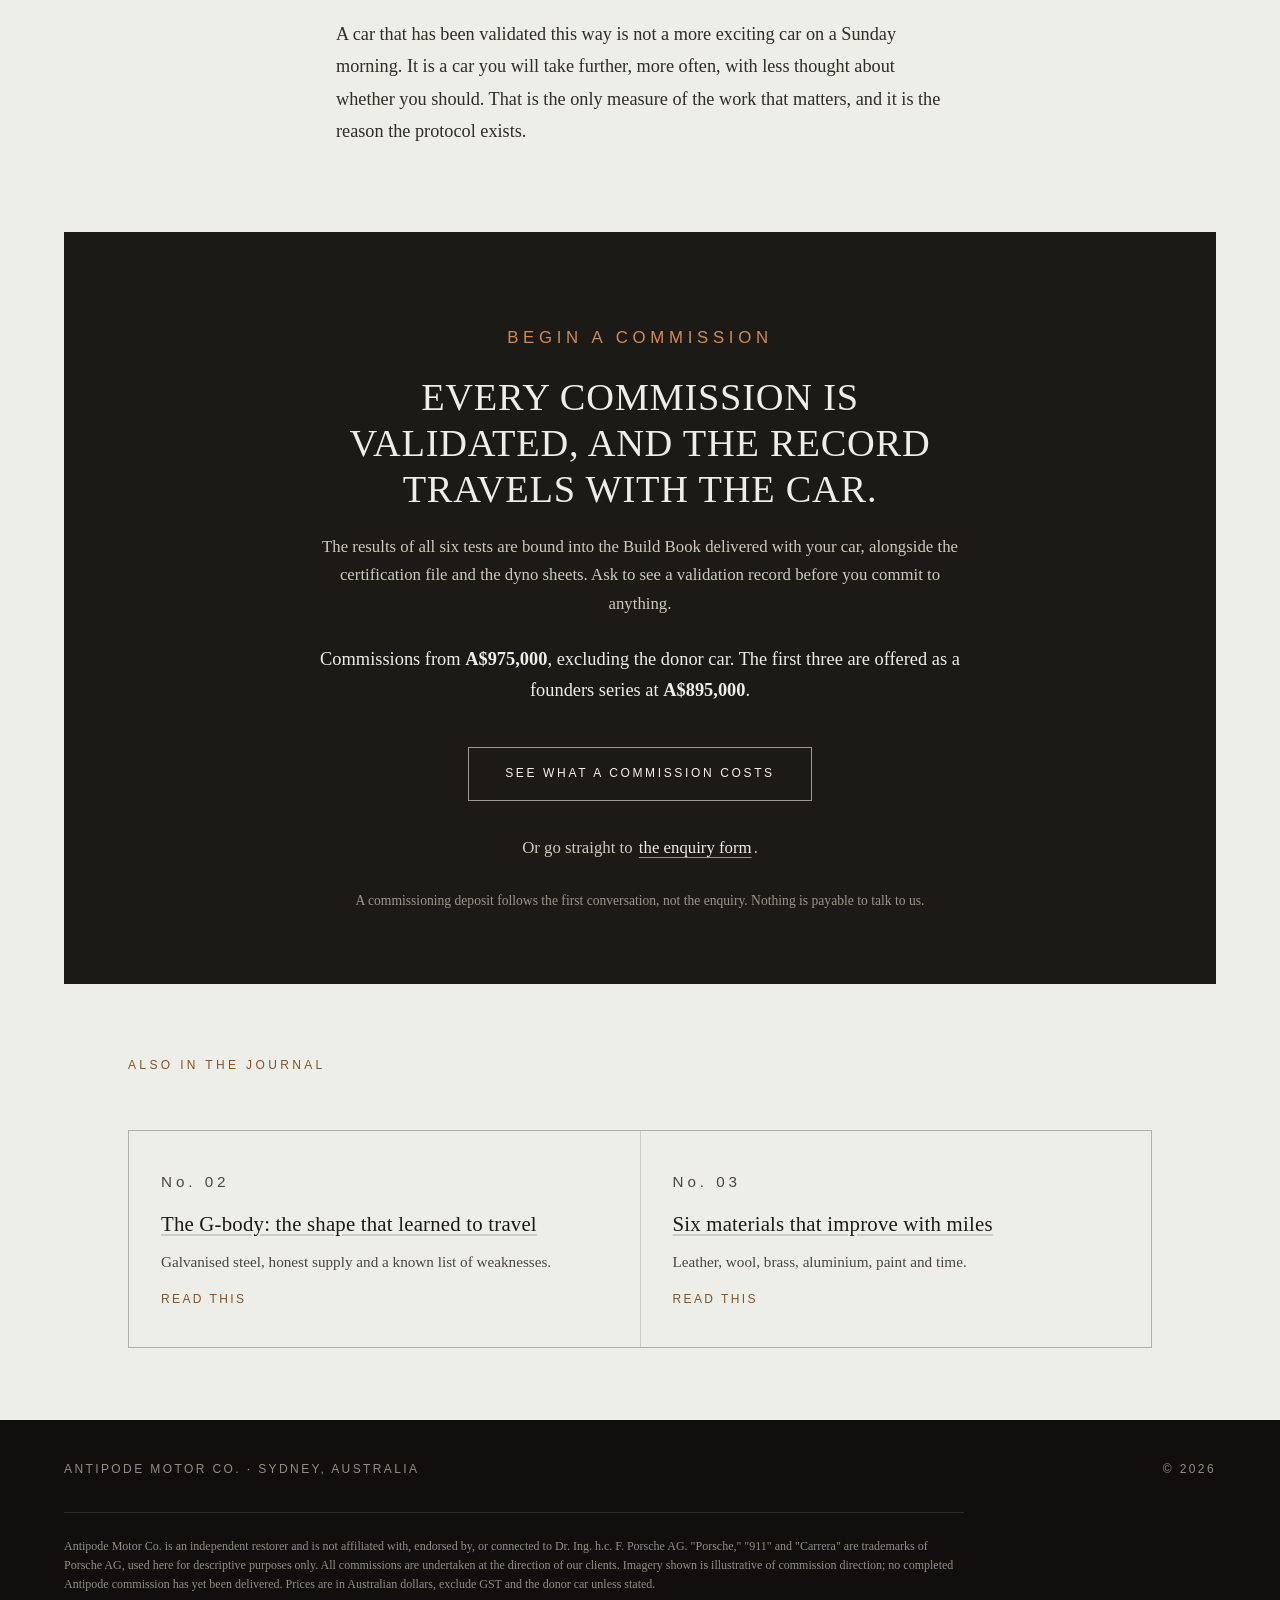
<file: web/journal/why-australia-changes-an-air-cooled-911.html>
<!DOCTYPE html>
<!-- Generated by web/build-pages.py. Edit the copy there, not here. -->
<html lang="en-AU">
  <head>
    <meta charset="utf-8" />
    <meta name="viewport" content="width=device-width, initial-scale=1" />
    <title>Why Australia Changes an Air-Cooled 911 | Antipode Journal</title>
    <meta name="description" content="Built for autobahns, not for heat soak, dust and coarse chip. What this continent asks of a car, and the 1,500 km protocol every commission passes." />
    <link rel="canonical" href="/journal/why-australia-changes-an-air-cooled-911" />
    <meta name="theme-color" content="#edeee8" />

    <meta property="og:type" content="article" />
    <meta property="og:site_name" content="Antipode Motor Co." />
    <meta property="og:locale" content="en_AU" />
    <meta property="og:title" content="Why Australia changes an air-cooled 911" />
    <meta property="og:description" content="Salt air, heat soak, coarse chip and distance. The 911 was engineered for autobahns and alpine passes, and Australia is neither. This is what that difference costs, and how we prove we have paid it." />
    <meta property="og:image" content="/assets/og/antipode-og.jpg" />
    <meta property="og:image:width" content="1200" />
    <meta property="og:image:height" content="630" />
    <meta name="twitter:card" content="summary_large_image" />
    <meta name="twitter:title" content="Why Australia changes an air-cooled 911" />
    <meta name="twitter:description" content="Salt air, heat soak, coarse chip and distance. The 911 was engineered for autobahns and alpine passes, and Australia is neither. This is what that difference costs, and how we prove we have paid it." />
    <meta name="twitter:image" content="/assets/og/antipode-og.jpg" />
    <link
      rel="icon"
      href="data:image/svg+xml,%3Csvg xmlns='http://www.w3.org/2000/svg' viewBox='0 0 32 32'%3E%3Crect width='32' height='32' fill='%231c1a17'/%3E%3Ccircle cx='16' cy='16' r='7' fill='none' stroke='%23a5713d' stroke-width='2.5'/%3E%3Ccircle cx='16' cy='16' r='2' fill='%23f4f1ea'/%3E%3C/svg%3E"
    />
    <link rel="stylesheet" href="../styles.css" />

    <script type="application/ld+json">
      {
        "@context": "https://schema.org",
        "@type": "Article",
        "headline": "Why Australia changes an air-cooled 911",
        "description": "Built for autobahns, not for heat soak, dust and coarse chip. What this continent asks of a car, and the 1,500 km protocol every commission passes.",
        "inLanguage": "en-AU",
        "isPartOf": { "@type": "Blog", "name": "The Antipode Journal" },
        "publisher": { "@type": "Organization", "name": "Antipode Motor Co." }
      }
    </script>
  </head>
  <body>
    <a class="skip" href="#article">Skip to content</a>

    <nav class="nav-solid" aria-label="Primary">
      <a class="wordmark" href="../">Antipode Motor Co.</a>
      <details class="menu">
        <summary>Menu</summary>
        <ul>
          <li><a href="../#philosophy">Philosophy</a></li>
          <li><a href="../#car">The Car</a></li>
          <li><a href="../#build">The Build</a></li>
          <li><a href="./" aria-current="page">Journal</a></li>
          <li><a href="../commission/">Commission</a></li>
        </ul>
      </details>
    </nav>

    <p class="breadcrumb">
      <a href="../">Home</a><span>/</span><a href="./">Journal</a><span>/</span>No.
      01
    </p>

    <main>
    <article class="article" id="article">
      <div class="article-head">
        <p class="article-meta">
          <span>No. 01</span><span class="dot">&middot;</span>
          <span>Place</span><span class="dot">&middot;</span>
          <span class="read">6 min read</span>
        </p>
        <h1>Why Australia changes an air-cooled 911</h1>
        <p class="standfirst">Salt air, heat soak, coarse chip and distance. The 911 was engineered for autobahns and alpine passes, and Australia is neither. This is what that difference costs, and how we prove we have paid it.</p>
      </div>

      <figure class="article-figure">
          <picture>
            <source
              type="image/webp"
              srcset="../assets/img/outback-basalt-front@900.webp 900w, ../assets/img/outback-basalt-front.webp 1600w"
              sizes="(max-width: 1200px) 100vw, 1200px"
            />
            <img
              src="../assets/img/outback-basalt-front.jpg"
              srcset="../assets/img/outback-basalt-front@900.jpg 900w, ../assets/img/outback-basalt-front.jpg 1600w"
              sizes="(max-width: 1200px) 100vw, 1200px"
              alt="A dark green Antipode commission on an inland dirt road in late afternoon light."
              width="1600"
              height="900" loading="lazy"
              decoding="async"
            />
          </picture>
        <figcaption>Inland / Late Afternoon</figcaption>
      </figure>

      <div class="article-body">
          <p>A car designed in Stuttgart is designed against a set of assumptions. Ambient temperatures that rarely trouble a cooling system. Fuel of a known quality, never far away. Roads with a fine-graded surface, resurfaced on a schedule. Distances measured in the low hundreds of kilometres, between towns.</p>
          <p>Every one of those assumptions changes here. Not a little, and not occasionally.</p>
          <h2>What actually breaks</h2>
          <p>Heat is first, and it is not the ambient temperature that does the damage. It is heat soak: the engine bay temperature after the car stops, when airflow ends and the oil is still carrying the last hour into the metal around it. An air-cooled engine has no radiator to hide behind. What it has is airflow, oil volume and the discipline of the person who specified them.</p>
          <p>Dust is second, and it is more insidious because it is cumulative. Unsealed roads put fine particulate against every seal on the car at once. A door seal that is merely adequate in Europe becomes an ingress path here, and dust in a cabin is not a comfort problem. It is an interior that ages a decade in a season.</p>
          <p>Coarse-chip surfacing is third. Most Australian country roads are sealed with a chip size that transmits directly into the cabin as noise and harshness. It also works fasteners loose and finds every panel resonance a car has. A suspension tuned on European tarmac is not wrong here so much as irrelevant.</p>
          <blockquote class="pull">Would this component endure a 1,200 kilometre day on coarse chip at 42 degrees? If we cannot answer yes, it does not go on the car.</blockquote>
          <h2>The internal test</h2>
          <p>We apply one question to every specification decision, and we apply it before cost. Would this component endure a 1,200 kilometre day on coarse chip at 42 degrees? Cooling, fuelling, sealing, paint and trim are all chosen against that question rather than against a catalogue.</p>
          <p>It is a deliberately blunt instrument. Its value is that it cannot be argued with halfway: a part either survives the day or it does not, and a component that only survives it in a mild summer has failed.</p>
          <h2>Why we publish the results</h2>
          <p>Claims about engineering are cheap, and every atelier makes them. So instead of describing our standard, we run a written protocol on every car and publish what it returned.</p>
          <h3>What each car is put through</h3>
          <ul>
            <li>Heat-soak and hot-restart testing at 42&deg;C, with full thermal logging rather than a single gauge reading.</li>
            <li>A dust-seal test on unsealed roads, inspected afterwards for ingress at every seal.</li>
            <li>A coarse-chip ride route, with noise and harshness measured rather than described.</li>
            <li>A 1,200 kilometre endurance day, completed in one day because that is how these cars are actually used.</li>
            <li>Dyno certification and an oil-consumption baseline, so future wear has something to be measured against.</li>
            <li>Ultraviolet and heat ageing checks on every cabin material, against a written materials protocol.</li>
          </ul>
          <aside class="facts">
            <p class="facts-title">The validation protocol</p>
            <dl>
              <div><dt>Validation distance per car</dt><dd>1,500 km</dd></div>
              <div><dt>Heat-soak and hot-restart testing</dt><dd>42&deg;C</dd></div>
              <div><dt>Air conditioning engineered to</dt><dd>45&deg;C</dd></div>
              <div><dt>Single endurance day</dt><dd>1,200 km</dd></div>
              <div><dt>Results published per car</dt><dd>Every car</dd></div>
            </dl>
          </aside>
          <p>Fifteen hundred kilometres is not a long distance for a finished car. It is long enough to find the things that only appear when a car is hot, dirty and tired, which is the state most interesting failures occur in.</p>
          <aside class="aside-cta">
            <p>If you are weighing a commission, the validation record is the part worth reading before the brochure. <a href="../#enquire">Talk to us about a commission</a></p>
          </aside>
          <h2>What this is not</h2>
          <p>It is not a claim that the car becomes an off-road vehicle. The specification stays period-correct, and the silhouette does not change. Underbody protection and a thermal package are not styling decisions and they are not visible.</p>
          <p>It is also not a case for more technology. There are no touchscreens and no drive modes. The steering stays hydraulic and the throttle stays a cable, because the feel those systems produce is the reason to own the car at all. Engineering for this continent means the car survives the continent, not that it insulates you from it.</p>
          <h2>The point of all of it</h2>
          <p>A car that has been validated this way is not a more exciting car on a Sunday morning. It is a car you will take further, more often, with less thought about whether you should. That is the only measure of the work that matters, and it is the reason the protocol exists.</p>
      </div>

      <div class="article-close">
        <div class="inner">
          <p class="eyebrow-2">Begin a Commission</p>
          <h2>Every commission is validated, and the record travels with the car.</h2>
          <p>The results of all six tests are bound into the Build Book delivered with your car, alongside the certification file and the dyno sheets. Ask to see a validation record before you commit to anything.</p>
          <p class="price-line">Commissions from <b>A$975,000</b>, excluding the donor car. The first three are offered as a founders series at <b>A$895,000</b>.</p>
          <a class="btn" href="../commission/">See what a commission costs</a>
          <p class="alt-contact alt-contact--dark">
            Or go straight to <a href="../commission/#enquire">the enquiry form</a>.
          </p>
          <p class="fineprint">A commissioning deposit follows the first conversation, not the enquiry. Nothing is payable to talk to us.</p>
        </div>
      </div>

      <section class="related">
        <div class="related-head">
          <p class="eyebrow-2">Also in the Journal</p>
        </div>
        <div class="wrap-wide">
          <div class="journal-grid">
            <a class="j-card" href="the-g-body-that-learned-to-travel">
              <p class="j-no">No. 02</p>
              <h3>The G-body: the shape that learned to travel</h3>
              <p>Galvanised steel, honest supply and a known list of weaknesses.</p>
              <p class="j-more">Read this</p>
            </a>
            <a class="j-card" href="six-materials-that-improve-with-miles">
              <p class="j-no">No. 03</p>
              <h3>Six materials that improve with miles</h3>
              <p>Leather, wool, brass, aluminium, paint and time.</p>
              <p class="j-more">Read this</p>
            </a>
          </div>
        </div>
      </section>
    </article>
    </main>

    <footer>
      <div class="footer-top">
        <span>Antipode Motor Co. &middot; Sydney, Australia</span>
        <span>&copy; 2026</span>
      </div>
      <p class="disclaimer">Antipode Motor Co. is an independent restorer and is not affiliated with, endorsed by, or connected to Dr. Ing. h.c. F. Porsche AG. &quot;Porsche,&quot; &quot;911&quot; and &quot;Carrera&quot; are trademarks of Porsche AG, used here for descriptive purposes only. All commissions are undertaken at the direction of our clients. Imagery shown is illustrative of commission direction; no completed Antipode commission has yet been delivered. Prices are in Australian dollars, exclude GST and the donor car unless stated.</p>
    </footer>
  </body>
</html>
</file>
<file: web/styles.css>
/* ==========================================================================
   Antipode Motor Co. — brand site
   Creative direction: cinematic and editorial. Paper ground, ink text, a single
   ochre rule. No spec sheets, no price tables, no transactional language.
   Serif throughout for reading, grotesque for labels only.
   No external fonts, no frameworks, no carousels.

   Extracted from the inline <style> in the supplied direction, with responsive,
   accessibility and motion handling added. Design values are unchanged.
   ========================================================================== */

:root {
  --ink: #1c1a17;          /* unchanged */
  --ochre: #a5713d;        /* unchanged: rules, graphics, non-text marks */

  /* Ground moved off warm cream to a cooler bone. Same value family, the
     yellow pulled out and a faint green-grey left in its place, so the warm
     ochre now sits against a cool neutral instead of disappearing into it.
     Warmer-stone alternative, if that direction is preferred instead:
       --paper: #EFE9DF;  --stone: #E4DCCE; */
  --paper: #edeee8;
  --stone: #e1e3db;

  /* Ochre fails WCAG AA as text on either ground (3.7:1 at 12px). This is the
     same hue carried darker, for text only. Measured 5.46:1 on paper,
     4.92:1 on stone. The brand ochre above is untouched and still carries
     every rule and graphic mark, which are exempt. */
  --ochre-ink: #855426;

  --eucalyptus: #31473b;
  --line: rgba(28, 26, 23, 0.16);
  --muted: #4a463f;

  --serif: Georgia, "Iowan Old Style", "Times New Roman", serif;
  --grotesque: "Helvetica Neue", -apple-system, BlinkMacSystemFont, Arial,
    sans-serif;

  --gutter: 5vw;
}

* {
  margin: 0;
  padding: 0;
  box-sizing: border-box;
}

html {
  -webkit-text-size-adjust: 100%;
}

@media (prefers-reduced-motion: no-preference) {
  html {
    scroll-behavior: smooth;
  }
}

body {
  font-family: var(--serif);
  background: var(--paper);
  color: var(--ink);
  line-height: 1.65;
  overflow-x: hidden;
}

img {
  display: block;
  max-width: 100%;
}

/* Keyboard users first. */
.skip {
  position: absolute;
  left: -9999px;
  top: 0;
  z-index: 100;
  background: var(--ink);
  color: var(--paper);
  padding: 0.75rem 1.25rem;
  font-family: var(--grotesque);
  font-size: 13px;
  letter-spacing: 0.08em;
}

.skip:focus {
  left: 16px;
  top: 16px;
}

:where(a, button, input, select, textarea):focus-visible {
  outline: 2px solid var(--ochre);
  outline-offset: 3px;
}

/* --- Nav ---------------------------------------------------------------- */

nav {
  position: absolute;
  top: 0;
  left: 0;
  right: 0;
  z-index: 50;
  display: flex;
  justify-content: space-between;
  align-items: center;
  gap: 24px;
  padding: 30px var(--gutter);
  background: linear-gradient(to bottom, rgba(20, 18, 15, 0.6), transparent);
}

.wordmark {
  color: #f4f1ea;
  letter-spacing: 0.25em;
  font-size: 14px;
  text-transform: uppercase;
  font-family: var(--grotesque);
  text-decoration: none;
  white-space: nowrap;
  display: inline-flex;
  align-items: center;
  min-height: 44px;
}

nav ul {
  display: flex;
  gap: 20px;                 /* was 32; the difference moves into link padding
                                so short labels still clear 44px of target */
  list-style: none;
}

nav a {
  color: #f4f1ea;
  text-decoration: none;
  font-size: 12px;
  letter-spacing: 0.2em;
  text-transform: uppercase;
  font-family: var(--grotesque);
  transition: opacity 0.3s;
}

nav ul a {
  display: inline-flex;
  align-items: center;
  justify-content: center;
  min-height: 44px;          /* the label stays 12px; the target does not */
  min-width: 44px;           /* "The Car" is only 33px of text */
  padding: 0 6px;
}

nav a:hover {
  opacity: 0.7;
}

/* Desktop: the disclosure is invisible plumbing and the list sits inline. */
.menu > summary {
  display: none;
}

.menu > ul {
  display: flex;
}

/* Phone and small tablet: the list becomes a real menu behind a labelled
   control. Previously it was display:none, i.e. no navigation at all. */
@media (max-width: 46rem) {
  .menu {
    position: relative;
  }

  .menu > summary {
    display: inline-flex;
    align-items: center;
    min-height: 44px;
    padding: 0 2px;
    color: #f4f1ea;
    font-family: var(--grotesque);
    font-size: 12px;
    letter-spacing: 0.2em;
    text-transform: uppercase;
    cursor: pointer;
    list-style: none;
  }

  .menu > summary::-webkit-details-marker {
    display: none;
  }

  .menu > summary::after {
    content: "";
    width: 7px;
    height: 7px;
    margin-left: 10px;
    border-right: 1px solid currentColor;
    border-bottom: 1px solid currentColor;
    transform: rotate(45deg) translateY(-2px);
  }

  .menu[open] > summary::after {
    transform: rotate(-135deg) translateY(-2px);
  }

  .menu > ul {
    position: absolute;
    right: 0;
    top: calc(100% + 10px);
    flex-direction: column;
    gap: 0;
    min-width: 12rem;
    padding: 6px 0;
    background: rgba(16, 15, 13, 0.96);
    border: 1px solid rgba(244, 241, 234, 0.16);
  }

  .menu > ul a {
    display: flex;
    align-items: center;
    min-height: 48px;
    padding: 0 20px;
    width: 100%;
  }

  .menu > ul li + li a {
    border-top: 1px solid rgba(244, 241, 234, 0.1);
  }
}

/* --- Hero --------------------------------------------------------------- */

.hero {
  position: relative;
  min-height: min(100svh, 900px);
  display: flex;
  align-items: center;
  isolation: isolate;
}

.hero picture,
.hero img {
  position: absolute;
  inset: 0;
  width: 100%;
  height: 100%;
  z-index: -2;
}

.hero img {
  object-fit: cover;
  object-position: center 60%;
}

/* Bottom gradient as supplied, plus a soft left wash. Hero images get swapped;
   the wash means the copy keeps its contrast whichever one is in place. */
.hero::after {
  content: "";
  position: absolute;
  inset: 0;
  z-index: -1;
  background: linear-gradient(
      to top,
      rgba(15, 13, 10, 0.85),
      rgba(15, 13, 10, 0.1) 60%
    ),
    linear-gradient(
      to right,
      rgba(15, 13, 10, 0.5) 0%,
      rgba(15, 13, 10, 0.12) 42%,
      transparent 70%
    );
}

.hero-copy .eyebrow,
.hero-copy h1,
.hero-copy p {
  text-shadow: 0 1px 16px rgba(15, 13, 10, 0.55);
}

.hero-copy {
  position: relative;
  z-index: 2;
  padding: 0 var(--gutter);
  color: #f4f1ea;
  max-width: 800px;
  margin-top: 15vh;
}

.eyebrow {
  font-family: var(--grotesque);
  font-size: 12px;
  letter-spacing: 0.28em;
  text-transform: uppercase;
  color: #e2d4b4;            /* lifted for contrast over the hero photograph */
  margin-bottom: 24px;
}

h1 {
  font-size: clamp(38px, 5vw, 64px);
  line-height: 1.1;
  font-weight: 400;
  letter-spacing: 0.02em;
  text-wrap: balance;
}

h2 {
  font-size: clamp(28px, 4vw, 42px);
  font-weight: 400;
  line-height: 1.2;
  letter-spacing: 0.02em;
  text-transform: uppercase;
  text-wrap: balance;
}

h3 {
  font-size: 20px;
  font-weight: 400;
  margin-bottom: 12px;
}

.hero-copy p {
  margin-top: 24px;
  font-size: 20px;
  color: #efe8da;
  max-width: 580px;
}

/* --- Buttons ------------------------------------------------------------ */

.btn {
  display: inline-block;
  margin-top: 40px;
  padding: 16px 36px;
  border: 1px solid rgba(244, 241, 234, 0.6);
  color: #f4f1ea;
  text-decoration: none;
  font-family: var(--grotesque);
  font-size: 12px;
  letter-spacing: 0.22em;
  text-transform: uppercase;
  transition: 0.4s ease;
  min-height: 48px;          /* comfortable target on touch */
  display: inline-flex;
  align-items: center;
}

.btn:hover {
  background: #f4f1ea;
  color: var(--ink);
}

.btn.btn-dark {
  border-color: var(--ink);
  color: var(--ink);
}

.btn.btn-dark:hover {
  background: var(--ink);
  color: var(--paper);
}

/* --- Sections ----------------------------------------------------------- */

section {
  padding: 120px var(--gutter);
}

.wrap {
  max-width: 1200px;
  margin: 0 auto;
}

@media (max-width: 40rem) {
  section {
    padding: 80px var(--gutter);
  }
  /* A fixed 70vh crop on a 16:9 render squeezes the car into a letterbox on a
     phone. Aspect ratio keeps the composition intact instead. */
  .full-image {
    height: auto;
    aspect-ratio: 16 / 10;
  }
  .gallery,
  .details-grid,
  .gallery figcaption {
    left: 14px;
    bottom: 14px;
  }
  .hero-copy {
    margin-top: 0;
  }
  .hero {
    align-items: flex-end;
    padding-bottom: 12vh;
  }
  .hero-copy p {
    font-size: 18px;
  }
  .btn {
    margin-top: 32px;
    padding: 16px 26px;
  }
}

@media (max-width: 30rem) {
  section {
    padding: 64px var(--gutter);
  }
  .cta-section {
    padding: 96px var(--gutter);
  }
  footer {
    padding: 32px var(--gutter);
  }
}

/* --- Pillars ------------------------------------------------------------ */

/* --- Imagery ------------------------------------------------------------ */

.full-image {
  width: 100%;
  height: 70vh;
  object-fit: cover;
  display: block;
  margin: 0;
}

.gallery {
  display: grid;
  grid-template-columns: repeat(12, 1fr);
  gap: 20px;
  max-width: 1200px;
  margin: 0 auto;
}

.gallery figure {
  position: relative;
  overflow: hidden;
  margin: 0;
}

.gallery img {
  width: 100%;
  height: 100%;
  object-fit: cover;
  display: block;
}

.g-wide {
  grid-column: span 12;
  aspect-ratio: 21 / 9;
}

.g-half {
  grid-column: span 6;
  aspect-ratio: 4 / 3;
}

@media (max-width: 820px) {
  .g-half {
    grid-column: span 12;
  }
  .g-wide {
    aspect-ratio: 16 / 9;
  }
}

.gallery figcaption {
  position: absolute;
  left: 30px;
  bottom: 30px;
  color: #f4f1ea;
  font-family: var(--grotesque);
  font-size: 12px;
  letter-spacing: 0.2em;
  text-transform: uppercase;
  /* Captions sit on photography, so they carry their own scrim rather than
     relying on whatever happens to be behind them. */
  padding: 6px 10px;
  background: rgba(15, 13, 10, 0.55);
  backdrop-filter: blur(2px);
}

.details-grid {
  display: grid;
  grid-template-columns: 7fr 5fr;
  gap: 20px;
  max-width: 1200px;
  margin: 60px auto 0;
}

.details-grid img {
  width: 100%;
  height: 100%;
  object-fit: cover;
  display: block;
  aspect-ratio: 3 / 2;
}

@media (max-width: 820px) {
  .details-grid {
    grid-template-columns: 1fr;
  }
}

/* --- Process ------------------------------------------------------------ */

/* --- Closing CTA -------------------------------------------------------- */

.cta-section {
  background: var(--ink);
  color: var(--paper);
  text-align: center;
  padding: 140px var(--gutter);
}

.cta-section h2 {
  color: var(--paper);
}

/* --- Footer ------------------------------------------------------------- */

footer {
  padding: 40px var(--gutter);
  background: #100f0d;
  color: #938d82;            /* was #6a665d: 3.1:1 on the footer ground */
  font-family: var(--grotesque);
  font-size: 12px;
  letter-spacing: 0.2em;
  text-transform: uppercase;
}

.footer-top {
  display: flex;
  justify-content: space-between;
  flex-wrap: wrap;
  gap: 16px;
}

/* The non-affiliation notice is not decorative. It reads in sentence case at a
   legible size, because it has to actually be read. */
.disclaimer {
  margin-top: 32px;
  padding-top: 24px;
  border-top: 1px solid rgba(244, 241, 234, 0.12);
  font-family: var(--serif);
  font-size: 12px;
  line-height: 1.6;
  letter-spacing: 0;
  text-transform: none;
  color: #938d82;
  max-width: 900px;
}

@media print {
  nav,
  .hero picture {
    display: none;
  }
  body {
    background: #fff;
    color: #000;
  }
}

/* --- Copy blocks -------------------------------------------------------- */

/* Cherry-picked from the v4 concept. The copy carries deliberate line breaks as
   part of its rhythm, so it is authored with real newlines and rendered with
   pre-line. This replaces a <br><br> plus empty-span arrangement that needed a
   media query to undo itself on narrow screens. */
.verse {
  margin-top: 34px;
  font-size: clamp(1rem, 0.95rem + 0.3vw, 1.15rem);
  line-height: 1.7;
  color: var(--muted);
  white-space: pre-line;
  max-width: 40rem;
}

.verse strong {
  color: var(--ink);
  font-weight: 400;
}

/* Below the measure the authored breaks fight the natural wrap, so they are
   collapsed and only the blank lines between stanzas survive. */
@media (max-width: 34rem) {
  .verse {
    white-space: normal;
  }
  .verse strong {
    display: block;
    margin-top: 1.1em;
  }
}

.wrap {
  max-width: 52rem;
  margin: 0 auto;
}

.wrap-wide {
  max-width: 75rem;
  margin: 0 auto;
}

.eyebrow-2 {
  font-family: var(--grotesque);
  font-size: 12px;
  font-weight: 500;
  letter-spacing: 0.28em;
  text-transform: uppercase;
  color: var(--ochre-ink);
  margin-bottom: 22px;
}

/* --- Hero, three beats -------------------------------------------------- */

.hero-sub {
  margin-top: 24px;
  font-family: var(--serif);
  font-style: italic;
  font-size: clamp(1.15rem, 1rem + 0.9vw, 1.6rem);
  line-height: 1.35;
  color: #efe9da;
  max-width: 30rem;
}

.hero-body {
  margin-top: 16px;
  font-size: 1rem;
  line-height: 1.7;
  color: #ded8c9;
  max-width: 32rem;
}

.hero-sub,
.hero-body {
  text-shadow: 0 1px 16px rgba(15, 13, 10, 0.55);
}

/* --- Principles --------------------------------------------------------- */

.principles {
  display: grid;
  grid-template-columns: repeat(auto-fit, minmax(17rem, 1fr));
  gap: 1px;
  background: var(--line);
  border: 1px solid var(--line);
  margin-top: 70px;
}

.principle {
  background: var(--paper);
  padding: 42px 34px;
}

.principle h3 {
  font-family: var(--serif);
  font-size: 1.3rem;
  margin-bottom: 12px;
}

.principle p {
  font-size: 0.95rem;
  color: var(--muted);
  line-height: 1.7;
}

/* --- Two-up image pair --------------------------------------------------- */

.two-col {
  display: grid;
  grid-template-columns: 1fr 1fr;
  gap: 20px;
  max-width: 75rem;
  margin: 58px auto 0;
}

.two-col img {
  width: 100%;
  height: 100%;
  object-fit: cover;
  aspect-ratio: 4 / 3;
}

@media (max-width: 820px) {
  .two-col {
    grid-template-columns: 1fr;
    gap: 12px;
  }
  .two-col img {
    aspect-ratio: 16 / 10;
  }
}

/* --- Wide plate inside a section ---------------------------------------- */

.plate-wide {
  width: 100%;
  max-width: 75rem;
  margin: 60px auto 0;
  aspect-ratio: 16 / 8.5;
  object-fit: cover;
}

/* --- Spec band as a definition list ------------------------------------- */

.band {
  display: grid;
  grid-template-columns: repeat(auto-fit, minmax(14rem, 1fr));
  max-width: 68rem;
  margin: 76px auto 0;
  border-top: 1px solid var(--line);
}

.band > div {
  padding: 30px 22px 0;
}

.band dt {
  font-family: var(--grotesque);
  font-size: 12px;
  font-weight: 500;
  letter-spacing: 0.26em;
  text-transform: uppercase;
  margin-bottom: 10px;
}

.band dd {
  margin: 0;
  font-size: 0.95rem;
  color: var(--muted);
}

/* --- Commissioning steps ------------------------------------------------ */

.steps {
  max-width: 52rem;
  margin: 60px auto 0;
  list-style: none;
  padding: 0;
}

.steps li {
  display: grid;
  grid-template-columns: 4rem minmax(9rem, 12rem) minmax(0, 1fr);
  gap: 26px;
  align-items: baseline;
  padding: 24px 0;
  border-bottom: 1px solid var(--line);
}

.steps li:first-child {
  border-top: 1px solid var(--line);
}

.step-n {
  font-family: var(--grotesque);
  font-size: 12px;
  letter-spacing: 0.22em;
  color: var(--ochre-ink);
  font-variant-numeric: tabular-nums;
}

.steps h3 {
  font-family: var(--grotesque);
  font-size: 12px;
  font-weight: 500;
  letter-spacing: 0.22em;
  text-transform: uppercase;
  margin: 0;
}

.steps p {
  font-size: 0.95rem;
  color: var(--muted);
}

@media (max-width: 46rem) {
  .steps li {
    grid-template-columns: 3rem minmax(0, 1fr);
    gap: 6px 18px;
  }
  .steps p {
    grid-column: 2;
  }
}

/* --- Commission terms --------------------------------------------------- */

/* Figures, not a price grid: the plan's client-facing position is one numbered
   commission, so this reads as terms rather than as tiers to choose between. */
.terms {
  max-width: 52rem;
  margin: 84px auto 0;
  padding-top: 44px;
  border-top: 1px solid var(--line);
}

.terms dl {
  margin: 0;
  display: grid;
  gap: 0;
}

.terms dl > div {
  display: grid;
  grid-template-columns: minmax(10rem, 15rem) minmax(0, 1fr);
  gap: 8px 30px;
  padding: 18px 0;
  border-bottom: 1px solid var(--line);
}

.terms dt {
  font-family: var(--grotesque);
  font-size: 12px;
  font-weight: 500;
  letter-spacing: 0.18em;
  text-transform: uppercase;
  color: var(--muted);
  padding-top: 0.3em;
}

.terms dd {
  margin: 0;
  font-size: 1.05rem;
  line-height: 1.6;
}

.terms dd b {
  font-weight: 400;
  font-family: var(--serif);
  font-size: 1.2rem;
  font-variant-numeric: tabular-nums;
}

.terms-note {
  margin-top: 26px;
  font-size: 0.9rem;
  color: var(--muted);
}

@media (max-width: 40rem) {
  .terms dl > div {
    grid-template-columns: minmax(0, 1fr);
    gap: 4px;
  }
}

/* --- Journal ------------------------------------------------------------ */

.journal-grid {
  display: grid;
  grid-template-columns: repeat(auto-fit, minmax(17rem, 1fr));
  gap: 1px;
  background: var(--line);
  border: 1px solid var(--line);
  margin-top: 54px;
}

.j-card {
  background: var(--paper);
  padding: 38px 32px;
  display: flex;
  flex-direction: column;
}

.j-no {
  font-family: var(--grotesque);
  font-size: 12px;
  letter-spacing: 0.26em;
  color: var(--ochre-ink);
  font-variant-numeric: tabular-nums;
}

.j-card :is(h2, h3) {
  font-family: var(--serif);
  font-size: 1.3rem;
  font-weight: 400;
  line-height: 1.3;
  letter-spacing: 0.01em;
  text-transform: none;
  margin: 15px 0 12px;
}

.j-card p {
  font-size: 0.95rem;
  color: var(--muted);
  line-height: 1.7;
}

.j-tag {
  margin-top: auto;
  padding-top: 22px;
  font-family: var(--grotesque);
  font-size: 12px;
  letter-spacing: 0.2em;
  text-transform: uppercase;
  color: var(--muted);
}

/* --- Closing --------------------------------------------------------- */

/* The closing section inverts to ink. .verse sets a dark body colour for the
   light grounds, which would be all but invisible here, so it is re-set rather
   than inherited. Same for the ochre eyebrow, which needs lifting on ink. */
.cta-section .verse {
  margin-inline: auto;
  text-align: center;
  color: #cfc9bc;
}

.cta-section .verse strong {
  color: var(--paper);
}

.cta-section .eyebrow-2 {
  color: #cf8b52;
}

/* ==========================================================================
   Journal — listing and article pages
   Same tokens, same type roles. Nothing new is introduced here; the article
   measure is tighter than the home page's because this is long-form reading.
   ========================================================================== */

/* --- Sub-page header ---------------------------------------------------- */

/* The home page nav sits over a photograph. Journal pages have no hero, so the
   same bar needs its own ground rather than a gradient over nothing. */
.nav-solid {
  position: static;
  background: var(--ink);
}

.nav-solid .wordmark,
.nav-solid nav a,
.nav-solid .menu > summary {
  color: var(--paper);
}

.breadcrumb {
  padding: 34px var(--gutter) 0;
  font-family: var(--grotesque);
  font-size: 12px;
  letter-spacing: 0.18em;
  text-transform: uppercase;
  color: var(--muted);
}

.breadcrumb {
  /* The links inside need 44px of height; the bar keeps its visual weight by
     pulling the extra padding back out again. */
  margin-bottom: -12px;
}

.breadcrumb a {
  color: var(--ochre-ink);
  text-decoration: none;
  border-bottom: 1px solid transparent;
  display: inline-flex;
  align-items: center;
  min-height: 44px;
  padding-inline: 2px;
}

.breadcrumb a:hover {
  border-bottom-color: var(--ochre-ink);
}

.breadcrumb span {
  padding: 0 8px;
  color: var(--line);
}

/* --- Article ------------------------------------------------------------ */

.article {
  padding: 44px var(--gutter) 0;
}

.article-head {
  max-width: 46rem;
  margin: 0 auto;
}

.article-meta {
  display: flex;
  flex-wrap: wrap;
  gap: 10px 18px;
  align-items: baseline;
  font-family: var(--grotesque);
  font-size: 12px;
  font-weight: 500;
  letter-spacing: 0.22em;
  text-transform: uppercase;
  color: var(--ochre-ink);
  margin-bottom: 22px;
}

.article-meta .dot {
  color: var(--muted);
}

.article-meta .read {
  color: var(--muted);
  letter-spacing: 0.16em;
}

.article h1 {
  font-size: clamp(2rem, 1.4rem + 2.4vw, 3.2rem);
  line-height: 1.12;
  letter-spacing: 0;
}

/* The standfirst carries the promise. It is the line that decides whether the
   article gets read, so it sits larger than body and in the serif italic. */
.standfirst {
  margin-top: 24px;
  font-family: var(--serif);
  font-style: italic;
  font-size: clamp(1.2rem, 1.05rem + 0.6vw, 1.5rem);
  line-height: 1.5;
  color: var(--ink);
}

.article-figure {
  max-width: 75rem;
  margin: 48px auto 0;
}

.article-figure img {
  width: 100%;
  aspect-ratio: 16 / 9;
  object-fit: cover;
}

.article-figure figcaption {
  margin-top: 12px;
  font-family: var(--grotesque);
  font-size: 12px;
  letter-spacing: 0.16em;
  text-transform: uppercase;
  color: var(--muted);
}

.article-body {
  max-width: 38rem;
  margin: 0 auto;
  padding-block: 56px 0;
}

.article-body > * + * {
  margin-top: 1.35em;
}

.article-body p {
  font-size: clamp(1.02rem, 0.98rem + 0.2vw, 1.15rem);
  line-height: 1.78;
  color: #302c26;
}

.article-body h2 {
  font-size: clamp(1.5rem, 1.3rem + 0.9vw, 2rem);
  text-transform: none;
  letter-spacing: 0;
  margin-top: 2.4em;
}

.article-body h3 {
  font-family: var(--grotesque);
  font-size: 12px;
  font-weight: 500;
  letter-spacing: 0.22em;
  text-transform: uppercase;
  color: var(--ochre-ink);
  margin-top: 2.2em;
}

.article-body ul,
.article-body ol {
  padding-left: 1.15rem;
  color: #302c26;
}

.article-body li {
  font-size: clamp(1.02rem, 0.98rem + 0.2vw, 1.15rem);
  line-height: 1.7;
  margin-top: 0.6em;
}

.article-body li::marker {
  color: var(--ochre-ink);
}

.article-body strong {
  font-weight: 400;
  border-bottom: 1px solid var(--ochre);
}

.pull {
  margin-top: 2.4em;
  padding-left: 1.4rem;
  border-left: 2px solid var(--ochre);
  font-family: var(--serif);
  font-size: clamp(1.25rem, 1.1rem + 0.7vw, 1.6rem);
  line-height: 1.45;
}

/* --- Fact panel --------------------------------------------------------- */

/* Long-form loses skimmers. The panel gives them the numbers without reading
   the prose, and it is the same definition-list pattern as commission terms. */
.facts {
  margin-top: 2.6em;
  padding: 30px 28px;
  background: var(--stone);
}

.facts .facts-title {
  font-family: var(--grotesque);
  font-size: 12px;
  font-weight: 500;
  letter-spacing: 0.22em;
  text-transform: uppercase;
  color: var(--muted);
  margin-bottom: 18px;
}

.facts dl {
  margin: 0;
  display: grid;
  gap: 0;
}

.facts dl > div {
  display: grid;
  grid-template-columns: minmax(0, 1fr) auto;
  gap: 6px 20px;
  align-items: baseline;
  padding: 11px 0;
  border-top: 1px solid var(--line);
}

.facts dl > div:first-child {
  border-top: 0;
}

.facts dt {
  font-size: 0.95rem;
  color: var(--muted);
}

.facts dd {
  margin: 0;
  font-family: var(--serif);
  font-size: 1.1rem;
  text-align: right;
  font-variant-numeric: tabular-nums;
}

/* --- In-article prompt -------------------------------------------------- */

/* One soft prompt mid-article. Not a banner: a line of type and a link, so it
   reads as an aside rather than an interruption. */
.aside-cta {
  margin-top: 2.6em;
  padding: 24px 0;
  border-top: 1px solid var(--line);
  border-bottom: 1px solid var(--line);
}

.aside-cta p {
  font-family: var(--serif);
  font-size: 1.1rem;
  line-height: 1.6;
}

.aside-cta a {
  color: var(--ochre-ink);
  text-decoration: none;
  border-bottom: 1px solid var(--ochre);
  display: inline-flex;
  align-items: center;
  min-height: 44px;
}

/* --- Closing conversion block ------------------------------------------ */

.article-close {
  margin-top: 84px;
  background: var(--ink);
  color: var(--paper);
  padding: clamp(3.5rem, 8vh, 6rem) var(--gutter);
  text-align: center;
}

.article-close .inner {
  max-width: 40rem;
  margin: 0 auto;
}

.article-close .eyebrow-2 {
  color: #cf8b52;
}

.article-close h2 {
  color: var(--paper);
  font-size: clamp(1.6rem, 1.3rem + 1.4vw, 2.4rem);
}

.article-close p {
  margin-top: 20px;
  color: #cfc9bc;
  font-size: 1.05rem;
  line-height: 1.7;
}

.article-close .price-line {
  margin-top: 26px;
  font-family: var(--serif);
  font-size: 1.15rem;
  color: var(--paper);
}

.article-close .fineprint {
  margin-top: 14px;
  font-size: 0.85rem;
  color: #9c968a;
}

/* --- Related ------------------------------------------------------------ */

.related {
  padding: clamp(3.5rem, 8vh, 6rem) var(--gutter);
}

.related-head {
  max-width: 75rem;
  margin: 0 auto 34px;
}

/* --- Journal listing ---------------------------------------------------- */

.listing {
  padding: 40px var(--gutter) 0;
}

.listing-head {
  max-width: 46rem;
  margin: 0 auto 54px;
}

.listing-head h1 {
  font-size: clamp(2rem, 1.5rem + 2.2vw, 3rem);
  text-transform: uppercase;
  letter-spacing: 0.01em;
}

/* Cards become links on the listing and in Related, so the whole card is the
   target rather than the headline alone. */
a.j-card {
  text-decoration: none;
  color: inherit;
  transition: background-color 0.25s ease;
}

a.j-card:hover {
  background: var(--stone);
}

a.j-card :is(h2, h3) {
  text-decoration: underline;
  text-decoration-color: var(--line);
  text-underline-offset: 3px;
}

a.j-card:hover :is(h2, h3) {
  text-decoration-color: var(--ochre);
}

.j-card .j-more {
  margin-top: 14px;
  font-family: var(--grotesque);
  font-size: 12px;
  letter-spacing: 0.2em;
  text-transform: uppercase;
  color: var(--ochre-ink);
}

.journal-lede {
  margin-top: 20px;
  max-width: 38rem;
  font-size: 1.05rem;
  line-height: 1.7;
  color: var(--muted);
}

.journal-lede a {
  color: var(--ochre-ink);
  display: inline-block;
  padding: 13px 2px;
  text-decoration: underline;
  text-decoration-color: var(--ochre);
  text-decoration-thickness: 1px;
  text-underline-offset: 4px;
}

/* --- Commission page: the published ladder ------------------------------- */

/* The plan kept the Stack A/B/C ladder internal and published nothing. That is
   overruled (decisions/ADR-0007), so this page has to do the job a price page
   does: answer the number, then answer the objection that follows it, in that
   order. The tiers are cards because they are a choice; the terms below them
   are lists because they are not. */

.listing-note {
  margin-top: 22px;
  padding-top: 20px;
  border-top: 1px solid var(--line);
  font-size: 1rem;
  line-height: 1.7;
  color: var(--muted);
  max-width: 40rem;
}

.listing-note b {
  font-weight: 400;
  color: var(--ink);
  font-variant-numeric: tabular-nums;
}

.tiers {
  display: grid;
  grid-template-columns: repeat(3, minmax(0, 1fr));
  gap: 1px;                    /* hairlines between cards, not around them */
  background: var(--line);
  border: 1px solid var(--line);
}

/* Cards are equal-height columns so the price line and the button line up
   across all three regardless of how long each inclusion list runs. */
.tier {
  display: flex;
  flex-direction: column;
  background: var(--paper);
  padding: 34px 30px 30px;
}

.tier--featured {
  background: var(--stone);
}

.tier-badge {
  font-family: var(--grotesque);
  font-size: 12px;
  font-weight: 500;
  letter-spacing: 0.2em;
  text-transform: uppercase;
  color: var(--ochre-ink);
  margin-bottom: 14px;
}

/* Every card reserves the badge's height so the three headings stay on one
   optical line even though only one card carries a badge. */
.tier:not(.tier--featured) .tier-name {
  margin-top: 30px;
}

/* An h2 so the ladder sits one level under the page h1 rather than skipping to
   h3. The global h2 is uppercase display type, which is wrong at card scale. */
.tier-name {
  font-family: var(--serif);
  font-size: 1.5rem;
  font-weight: 400;
  letter-spacing: 0.01em;
  text-transform: none;
  line-height: 1.25;
  margin-bottom: 10px;
}

.tier-price {
  font-family: var(--serif);
  font-size: clamp(1.9rem, 1.5rem + 1.2vw, 2.4rem);
  line-height: 1.1;
  font-variant-numeric: tabular-nums;
  letter-spacing: 0.01em;
}

.tier-sub {
  margin-top: 10px;
  font-size: 1rem;
  line-height: 1.6;
  color: var(--muted);
}

.tier-engine {
  margin-top: 18px;
  padding-top: 16px;
  border-top: 1px solid var(--line);
  font-family: var(--grotesque);
  font-size: 12px;
  letter-spacing: 0.12em;
  text-transform: uppercase;
  line-height: 1.6;
  color: var(--muted);
}

.tier-list {
  margin: 22px 0 0;
  padding: 0;
  list-style: none;
  display: grid;
  gap: 11px;
}

.tier-list li {
  position: relative;
  padding-left: 20px;
  font-size: 0.98rem;
  line-height: 1.55;
}

.tier-list li::before {
  content: "";
  position: absolute;
  left: 0;
  top: 0.62em;
  width: 9px;
  height: 1px;
  background: var(--ochre);
}

.tier-foot {
  margin-top: auto;
  padding-top: 22px;
  font-size: 0.85rem;
  color: var(--muted);
}

.tier-cta {
  margin-top: 18px;
  align-self: start;
  padding: 14px 26px;
}

/* Sits directly under the prices because that is where the comparison against
   the other Australian houses happens. Ink-ground so it reads as a position
   rather than a footnote. */
.keeps-note {
  max-width: 46rem;
  margin: 34px auto 0;
  padding: 24px 28px;
  background: var(--ink);
  color: #cfc9bc;
  font-size: 1.02rem;
  line-height: 1.7;
}

.keeps-note b {
  display: block;
  margin-bottom: 8px;
  font-weight: 400;
  font-family: var(--serif);
  font-size: 1.18rem;
  color: var(--paper);
}

.founders-note {
  max-width: 46rem;
  margin: 22px auto 0;
  padding: 22px 26px;
  background: var(--stone);
  border-left: 2px solid var(--ochre);
  font-size: 1.02rem;
  line-height: 1.7;
}

.founders-note b {
  font-weight: 400;
  font-family: var(--serif);
  font-variant-numeric: tabular-nums;
}

@media (max-width: 62rem) {
  .tiers {
    grid-template-columns: minmax(0, 1fr);
  }

  /* Once stacked there is no optical line to hold, so drop the reserved space. */
  .tier:not(.tier--featured) .tier-name {
    margin-top: 0;
  }
}

/* --- Commission page: terms blocks -------------------------------------- */

/* section carries 120px of gutter padding globally. These are nested inside the
   page wrapper, so they reset it and separate with a rule instead. */
.block {
  max-width: 46rem;
  margin: 80px auto 0;
  padding: 44px 0 0;
  border-top: 1px solid var(--line);
}

.block h2 {
  font-size: clamp(1.6rem, 1.3rem + 1.4vw, 2.1rem);
}

.block-lede {
  margin-top: 20px;
  max-width: 38rem;
  font-size: 1.05rem;
  line-height: 1.7;
  color: var(--muted);
}

.block-note {
  margin-top: 26px;
  max-width: 38rem;
  font-size: 0.95rem;
  line-height: 1.7;
  color: var(--muted);
}

.block .terms-dl {
  margin: 30px 0 0;
  display: grid;
  gap: 0;
}

.terms-dl > div {
  display: grid;
  grid-template-columns: minmax(0, 1fr) minmax(9rem, auto);
  gap: 6px 30px;
  padding: 20px 0;
  border-bottom: 1px solid var(--line);
}

.terms-dl > div:first-child {
  border-top: 1px solid var(--line);
}

.terms-dl > div:last-child {
  border-bottom: none;
}

.terms-dl dt {
  font-family: var(--serif);
  font-size: 1.15rem;
  line-height: 1.4;
}

.opt-note {
  display: block;
  margin-top: 7px;
  font-family: var(--grotesque);
  font-size: 13px;
  letter-spacing: 0.01em;
  line-height: 1.6;
  color: var(--muted);
}

.terms-dl dd {
  margin: 0;
  font-family: var(--serif);
  font-size: 1.15rem;
  font-variant-numeric: tabular-nums;
  text-align: right;
  white-space: nowrap;
}

@media (max-width: 34rem) {
  .terms-dl > div {
    grid-template-columns: minmax(0, 1fr);
    gap: 8px;
  }

  .terms-dl dd {
    text-align: left;
    order: -1;
    font-size: 1.05rem;
    color: var(--ochre-ink);
  }
}

/* --- Commission page: payment stages ------------------------------------ */

.pay-steps {
  margin: 30px 0 0;
  padding: 0;
  list-style: none;
  counter-reset: pay;
  display: grid;
  gap: 0;
}

.pay-steps li {
  counter-increment: pay;
  display: grid;
  grid-template-columns: 2.2rem minmax(6rem, 9rem) minmax(0, 1fr);
  align-items: baseline;
  gap: 8px 22px;
  padding: 18px 0;
  border-bottom: 1px solid var(--line);
}

.pay-steps li:first-child {
  border-top: 1px solid var(--line);
}

.pay-steps li:last-child {
  border-bottom: none;
}

.pay-steps li::before {
  content: counter(pay, decimal-leading-zero);
  font-family: var(--grotesque);
  font-size: 12px;
  letter-spacing: 0.14em;
  color: var(--ochre-ink);
}

.pay-amt {
  font-family: var(--serif);
  font-size: 1.3rem;
  font-variant-numeric: tabular-nums;
}

.pay-when {
  font-size: 1rem;
  line-height: 1.6;
  color: var(--muted);
}

@media (max-width: 34rem) {
  .pay-steps li {
    grid-template-columns: 2.2rem minmax(0, 1fr);
  }

  .pay-when {
    grid-column: 2;
  }
}

/* --- Commission page: objection handling -------------------------------- */

/* Answers are collapsed because the questions themselves are the skim path: a
   reader with one specific worry should be able to find it without reading the
   other seven. */
.faq {
  border-bottom: 1px solid var(--line);
}

.faq:first-of-type {
  border-top: 1px solid var(--line);
  margin-top: 30px;
}

.faq > summary {
  display: flex;
  align-items: flex-start;
  gap: 16px;
  padding: 20px 0;
  min-height: 44px;
  cursor: pointer;
  font-family: var(--serif);
  font-size: 1.12rem;
  line-height: 1.5;
  list-style: none;
}

.faq > summary::-webkit-details-marker {
  display: none;
}

.faq > summary::after {
  content: "+";
  margin-left: auto;
  flex: none;
  font-family: var(--grotesque);
  font-size: 1.25rem;
  line-height: 1;
  color: var(--ochre-ink);
}

.faq[open] > summary::after {
  content: "\2013";           /* en dash, so the two states are the same width */
}

.faq > summary:focus-visible {
  outline: 2px solid var(--ochre-ink);
  outline-offset: 3px;
}

.faq-body {
  padding: 0 0 22px;
  max-width: 40rem;
}

.faq-body p {
  font-size: 1.02rem;
  line-height: 1.75;
  color: var(--muted);
}

/* --- Enquiry form ------------------------------------------------------- */

/* Replaces the mailto: link that used to be the only route in. A mailto needs a
   configured mail client, captures nothing, and tells the sender nothing
   happened. The address stays as a visible fallback, not as the mechanism. */
.enquiry-block {
  margin-top: 90px;
  padding: 70px var(--gutter) 100px;
  background: var(--stone);
  border-top: 1px solid var(--line);
}

.enquiry-inner {
  max-width: 46rem;
  margin: 0 auto;
}

.enquiry-block h2 {
  font-size: clamp(1.7rem, 1.4rem + 1.5vw, 2.3rem);
}

.enquiry-lede {
  margin-top: 20px;
  max-width: 38rem;
  font-size: 1.05rem;
  line-height: 1.7;
  color: var(--muted);
}

.enquiry {
  margin-top: 38px;
  display: grid;
  grid-template-columns: repeat(2, minmax(0, 1fr));
  gap: 24px 28px;
}

.field {
  display: grid;
  align-content: start;
  gap: 8px;
}

.field--wide {
  grid-column: 1 / -1;
}

.enquiry label {
  font-family: var(--grotesque);
  font-size: 13px;
  font-weight: 500;
  letter-spacing: 0.14em;
  text-transform: uppercase;
  color: var(--ink);
}

.opt {
  font-weight: 400;
  letter-spacing: 0.08em;
  text-transform: none;
  color: var(--muted);
}

/* 16px is the floor that stops iOS Safari zooming the viewport on focus. */
.enquiry input,
.enquiry select,
.enquiry textarea {
  width: 100%;
  min-height: 48px;
  padding: 13px 14px;
  font-family: var(--serif);
  font-size: 16px;
  line-height: 1.5;
  color: var(--ink);
  background: var(--paper);
  border: 1px solid rgba(28, 26, 23, 0.28);
  border-radius: 0;
  appearance: none;
}

.enquiry textarea {
  min-height: 120px;
  resize: vertical;
}

/* A native select with appearance:none loses its arrow, so it is drawn back on
   as a background chevron rather than left looking like a text input. */
.enquiry select {
  padding-right: 40px;
  background-image: linear-gradient(45deg, transparent 50%, var(--ink) 50%),
    linear-gradient(135deg, var(--ink) 50%, transparent 50%);
  background-position: calc(100% - 20px) calc(50% + 2px),
    calc(100% - 14px) calc(50% + 2px);
  background-size: 6px 6px, 6px 6px;
  background-repeat: no-repeat;
}

.enquiry input:focus-visible,
.enquiry select:focus-visible,
.enquiry textarea:focus-visible {
  outline: 2px solid var(--ochre-ink);
  outline-offset: 1px;
  border-color: var(--ink);
}

.enquiry input::placeholder,
.enquiry textarea::placeholder {
  color: #6b665d;            /* 4.6:1 on paper; placeholders are still read */
}

.hint {
  font-size: 0.85rem;
  line-height: 1.5;
  color: var(--muted);
}

/* The thing that actually stops an enquiry is not knowing what the enquiry
   commits you to, so it is answered immediately above the button. */
.form-note {
  margin-top: 4px;
  padding-top: 20px;
  border-top: 1px solid var(--line);
  font-size: 0.95rem;
  line-height: 1.7;
  color: var(--muted);
  max-width: 40rem;
}

.enquiry button.btn {
  margin-top: 0;
  cursor: pointer;
  background: none;
}

.alt-contact {
  margin-top: 20px;
  font-size: 0.95rem;
  color: var(--muted);
}

.alt-contact a {
  color: var(--ochre-ink);
  display: inline-block;
  padding: 13px 2px;
  text-decoration: underline;
  text-decoration-color: var(--ochre);
  text-decoration-thickness: 1px;
  text-underline-offset: 4px;
}

.alt-contact a:hover {
  text-decoration-color: var(--ochre-ink);
}

/* On the ink-ground closing block the ochre text token has no contrast, so the
   link inverts to paper instead of inheriting. */
.alt-contact--dark {
  color: #cfc9bc;
}

.alt-contact--dark a {
  color: var(--paper);
  text-decoration-color: rgba(244, 241, 234, 0.55);
}

.alt-contact--dark a:hover {
  text-decoration-color: var(--paper);
}

@media (max-width: 40rem) {
  .enquiry {
    grid-template-columns: minmax(0, 1fr);
    gap: 22px;
  }

  .enquiry-block {
    padding: 56px var(--gutter) 76px;
  }
}
</file>
